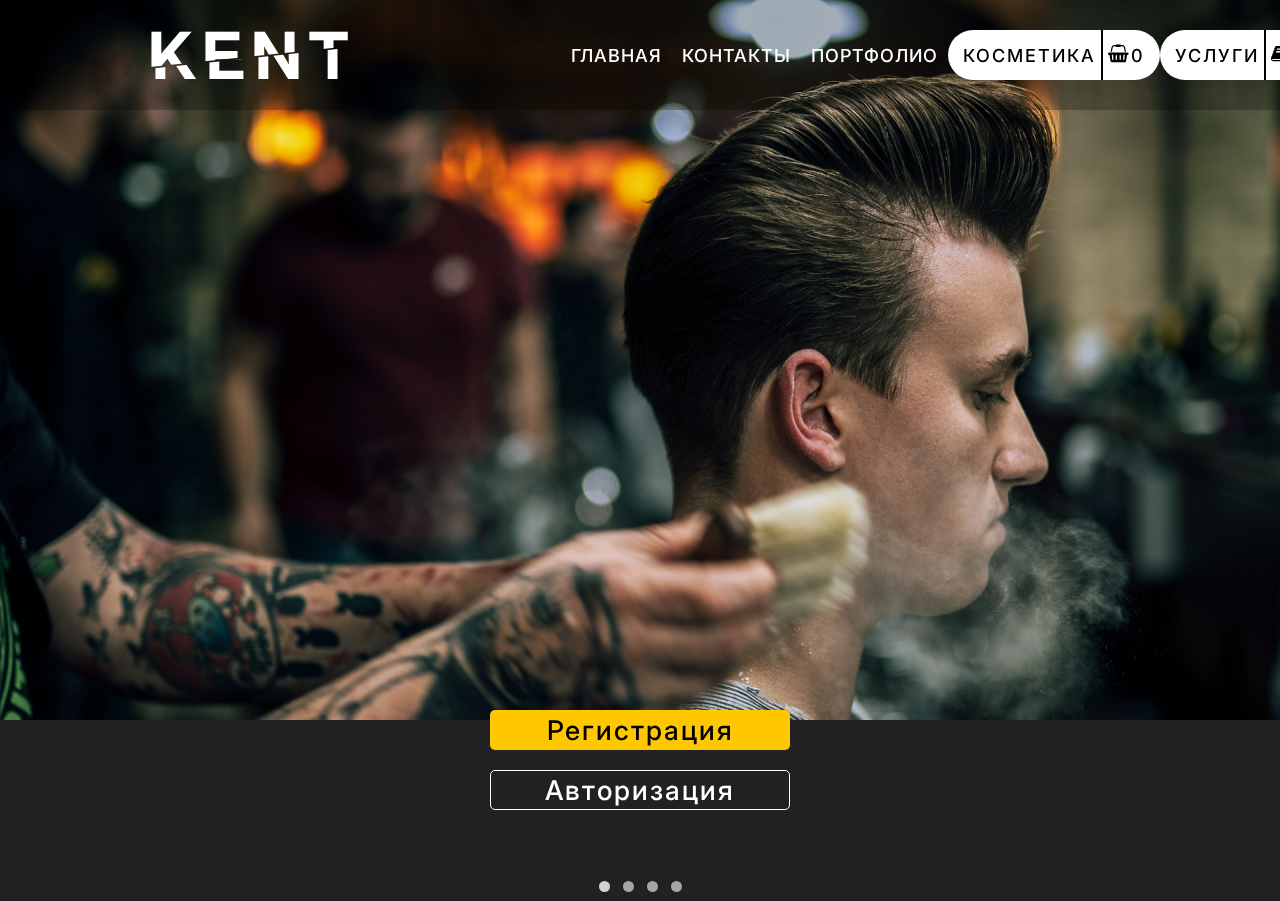
<file: index.html>
<!DOCTYPE html>
<html lang="en">
<head>
    <meta charset="UTF-8">
    <meta http-equiv="X-UA-Compatible" content="IE=edge">
    <meta name="viewport" content="width=device-width, initial-scale=1.0, viewport-fit=cover">
    <title>Главная</title>
    <link rel="stylesheet" href="styles/styles.css">
    <link rel="stylesheet" href="fonts/font-awesome-4.7.0/css/font-awesome.min.css">
</head>
<body>
    <!--place for navbar-->
    <nav class="navbar">
        <div class="navbar__logo">
            <p data-word="KENT">KENT</p>
        </div>
        <div class="navbar__elements">
            <a href="">Главная</a>
            <a href="contacts/index.html">Контакты</a>
            <a href="portfolio/index.html">Портфолио</a>
            <div class="navbar_combined-btn">
                <a href="cosmetics/index.html">Косметика</a>
                <a href=""><i class="fa fa-shopping-basket" aria-hidden="true"></i><span>0</span></a><!--ссылка на корзину-->
            </div>
            <div class="navbar_combined-btn">
                <a href="">Услуги</a>
                <a href=""><i class="fa fa-book" aria-hidden="true"></i><span>0</span></a><!--ссылка на записи-->
            </div>
        </div>
    </nav>
    <main>
        <article class="buttons">
            <div class="buttons__background-reg">
                <a href="#" class="buttons__registration">Регистрация</a>
            </div>
            <div class="buttons__background-auth">
                <a href="#" class="buttons__authorization">Авторизация</a>
            </div>
        </article>
        <ul class="slides">
            <input type="radio" name="radio-btn" id="img-1" checked />
            <li class="slide-container">
                <div class="slide">
                    <img src="images/home_desktop1.jpg" />
                </div>
            </li>
        
            <input type="radio" name="radio-btn" id="img-2" />
            <li class="slide-container">
                <div class="slide">
                  <img src="images/home_desktop2.jpg" />
                </div>
            </li>
        
            <input type="radio" name="radio-btn" id="img-3" />
            <li class="slide-container">
                <div class="slide">
                  <img src="images/home_desktop3.jpg" />
                </div>
            </li>
        
            <input type="radio" name="radio-btn" id="img-4" />
            <li class="slide-container">
                <div class="slide">
                  <img src="images/home_desktop4.jpg" />
                </div>
            </li>
        
            <li class="nav-dots">
              <label for="img-1" class="nav-dot" id="img-dot-1"></label>
              <label for="img-2" class="nav-dot" id="img-dot-2"></label>
              <label for="img-3" class="nav-dot" id="img-dot-3"></label>
              <label for="img-4" class="nav-dot" id="img-dot-4"></label>
            </li>
        </ul>
    </main>
</body>
</html>
</file>
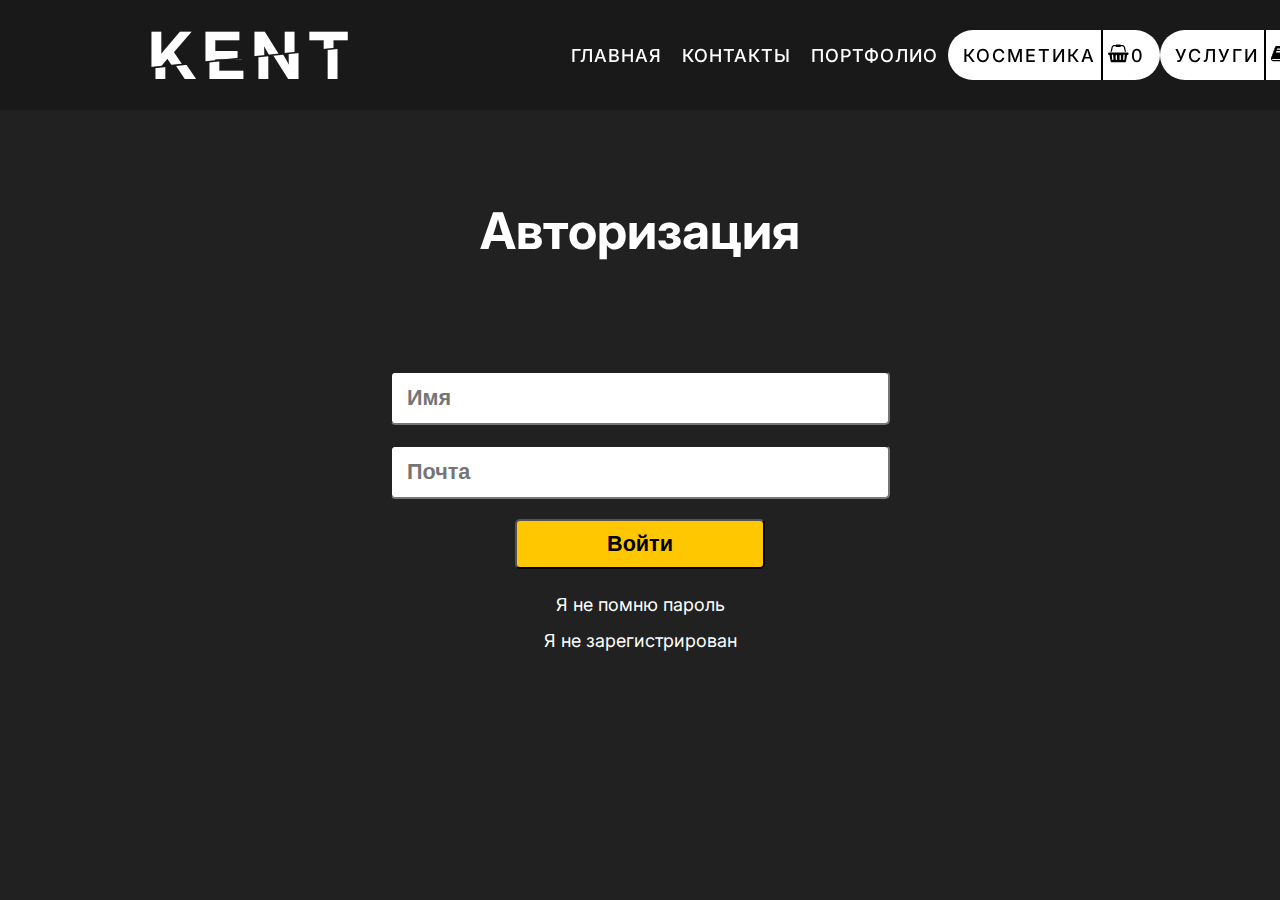
<file: authorization/index.html>
<!DOCTYPE html>
<html lang="en">
<head>
    <meta charset="UTF-8">
    <meta http-equiv="X-UA-Compatible" content="IE=edge">
    <meta name="viewport" content="width=device-width, initial-scale=1.0, viewport-fit=cover">
    <title>Авторизация</title>
    <link rel="stylesheet" href="styles/styles.css">
    <link rel="stylesheet" href="fonts/font-awesome-4.7.0/css/font-awesome.min.css">
    <script src="scripts/index.js"></script>
</head>
<body>
    <!--place for navbar-->
    <nav class="navbar" id="nb">
        <div class="navbar__logo">
            <p data-word="KENT">KENT</p>
        </div>
        <div class="navbar__elements">
            <a href="../index.html">Главная</a>
            <a href="">Контакты</a>
            <a href="">Портфолио</a>
            <div class="navbar_combined-btn">
                <a href="">Косметика</a>
                <a href=""><i class="fa fa-shopping-basket" aria-hidden="true"></i><span>0</span></a><!--ссылка на корзину-->
            </div>
            <div class="navbar_combined-btn">
                <a href="">Услуги</a>
                <a href=""><i class="fa fa-book" aria-hidden="true"></i><span>0</span></a><!--ссылка на записи-->
            </div>
        </div>
    </nav>
    <header>
        <h1>Авторизация</h1>
    </header>
    <main>
        <article class="form">
            <form>
                <input type="text" placeholder="Имя">
                <input type="text" placeholder="Почта">
                <button type="submit">Войти</button>
            </form>
            <a href="">Я не помню пароль</a>
            <a href="">Я не зарегистрирован</a>
        </article>
    </main>
</body>
</html>
</file>
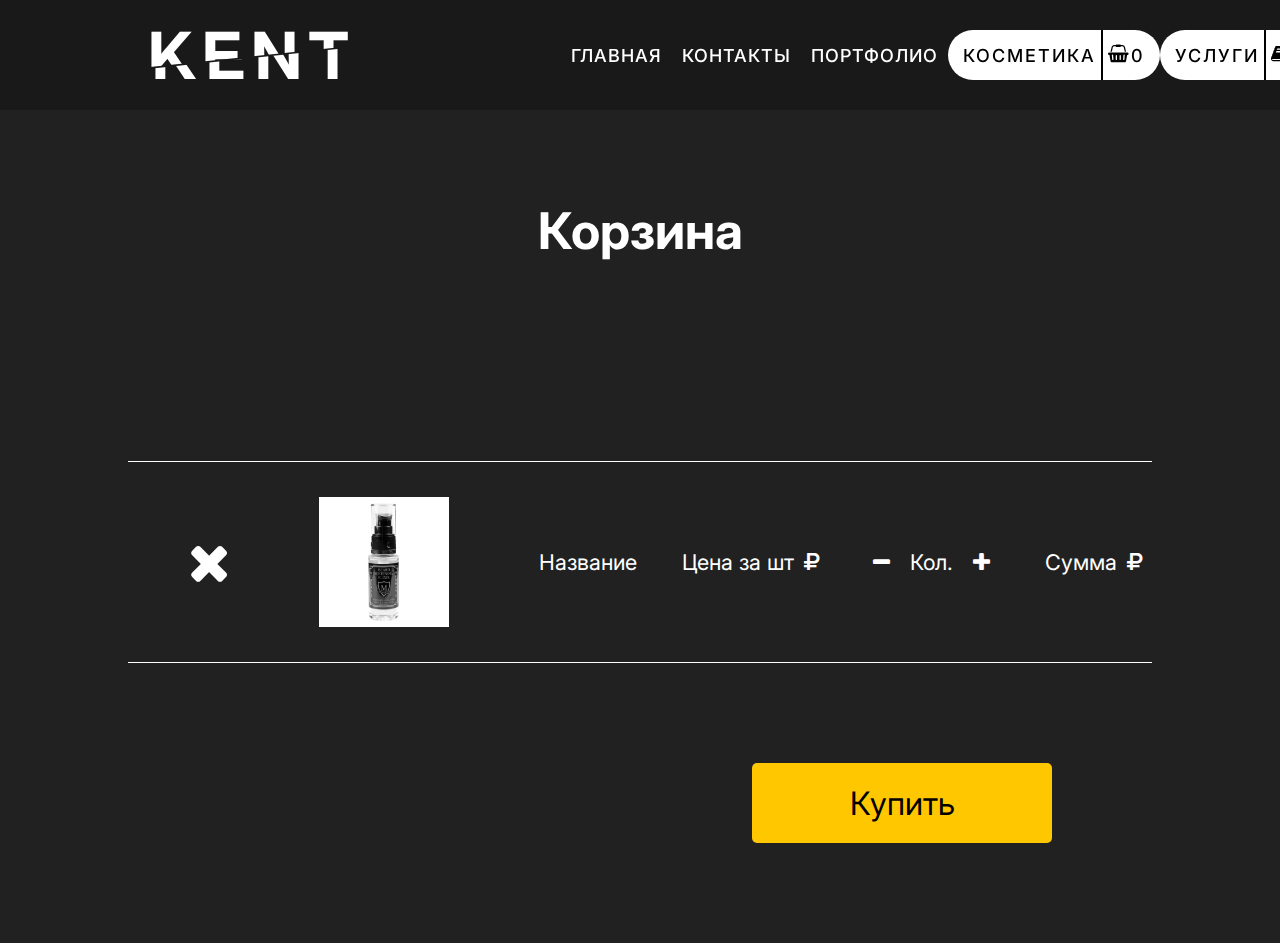
<file: basket/index.html>
<!DOCTYPE html>
<html lang="en">
<head>
    <meta charset="UTF-8">
    <meta http-equiv="X-UA-Compatible" content="IE=edge">
    <meta name="viewport" content="width=device-width, initial-scale=1.0, viewport-fit=cover">
    <title>Главная</title>
    <link rel="stylesheet" href="styles/styles.css">
    <link rel="stylesheet" href="fonts/font-awesome-4.7.0/css/font-awesome.min.css">
    <script src="scripts/index.js"></script>
</head>
<body>
    <!--place for navbar-->
    <nav class="navbar" id="nb">
        <div class="navbar__logo">
            <p data-word="KENT">KENT</p>
        </div>
        <div class="navbar__elements">
            <a href="../index.html">Главная</a>
            <a href="">Контакты</a>
            <a href="">Портфолио</a>
            <div class="navbar_combined-btn">
                <a href="">Косметика</a>
                <a href=""><i class="fa fa-shopping-basket" aria-hidden="true"></i><span>0</span></a><!--ссылка на корзину-->
            </div>
            <div class="navbar_combined-btn">
                <a href="">Услуги</a>
                <a href=""><i class="fa fa-book" aria-hidden="true"></i><span>0</span></a><!--ссылка на записи-->
            </div>
        </div>
    </nav>
    <header>
        <h1>Корзина</h1>
    </header>
    <main>
        <div class = "basket_item">
            <p><i class="fa fa-times" aria-hidden="true"></i></p>
            <img src="images/item.png" alt="no img?">
            <p>Название</p>
            <div class="price_per_piece">
                <p>Цена за шт<i class="fa fa-rub" aria-hidden="true"></i></p>
            </div>
            <div class="quantity">
                <p><i class="fa fa-minus" aria-hidden="true"></i></p>
                <p>Кол.</p>
                <p><i class="fa fa-plus" aria-hidden="true"></i></p>
            </div>
            <div class="final_price">
                <p>Сумма<i class="fa fa-rub" aria-hidden="true"></i></p>
            </div>
        </div>
        <div class="price-btn">
            <a href="">Купить</a>
        </div>
    </main>
</body>
</html>
</file>
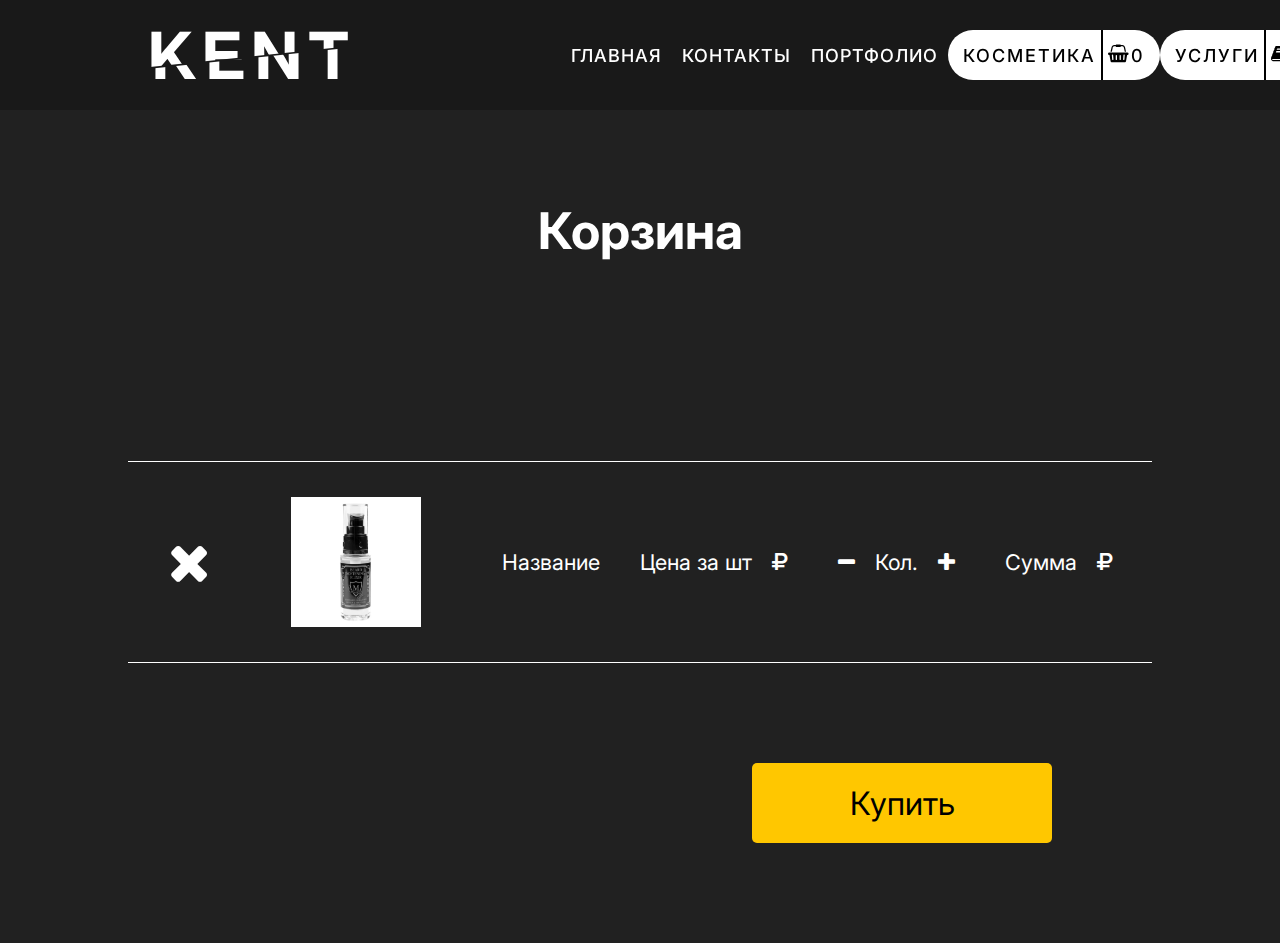
<file: cart/index.html>
<!DOCTYPE html>
<html lang="en">
<head>
    <meta charset="UTF-8">
    <meta http-equiv="X-UA-Compatible" content="IE=edge">
    <meta name="viewport" content="width=device-width, initial-scale=1.0, viewport-fit=cover">
    <title>Главная</title>
    <link rel="stylesheet" href="styles/styles.css">
    <link rel="stylesheet" href="fonts/font-awesome-4.7.0/css/font-awesome.min.css">
    <script src="scripts/index.js"></script>
</head>
<body>
    <!--place for navbar-->
    <nav class="navbar" id="nb">
        <div class="navbar__logo">
            <p data-word="KENT">KENT</p>
        </div>
        <div class="navbar__elements">
            <a href="../index.html">Главная</a>
            <a href="">Контакты</a>
            <a href="">Портфолио</a>
            <div class="navbar_combined-btn">
                <a href="">Косметика</a>
                <a href=""><i class="fa fa-shopping-basket" aria-hidden="true"></i><span>0</span></a><!--ссылка на корзину-->
            </div>
            <div class="navbar_combined-btn">
                <a href="">Услуги</a>
                <a href=""><i class="fa fa-book" aria-hidden="true"></i><span>0</span></a><!--ссылка на записи-->
            </div>
        </div>
    </nav>
    <header>
        <h1>Корзина</h1>
    </header>
    <main>
        <div class = "basket_item">
            <p><i class="fa fa-times" aria-hidden="true"></i></p>
            <img src="images/cart_item.png" alt="no img?">
            <p>Название</p>
            <div class="price_per_piece">
                <p>Цена за шт<i class="fa fa-rub" aria-hidden="true"></i></p>
            </div>
            <div class="quantity">
                <p><i class="fa fa-minus" aria-hidden="true"></i></p>
                <p>Кол.</p>
                <p><i class="fa fa-plus" aria-hidden="true"></i></p>
            </div>
            <div class="final_price">
                <p>Сумма<i class="fa fa-rub" aria-hidden="true"></i></p>
            </div>
        </div>
        <div class="price-btn">
            <a href="">Купить</a>
        </div>
    </main>
</body>
</html>
</file>
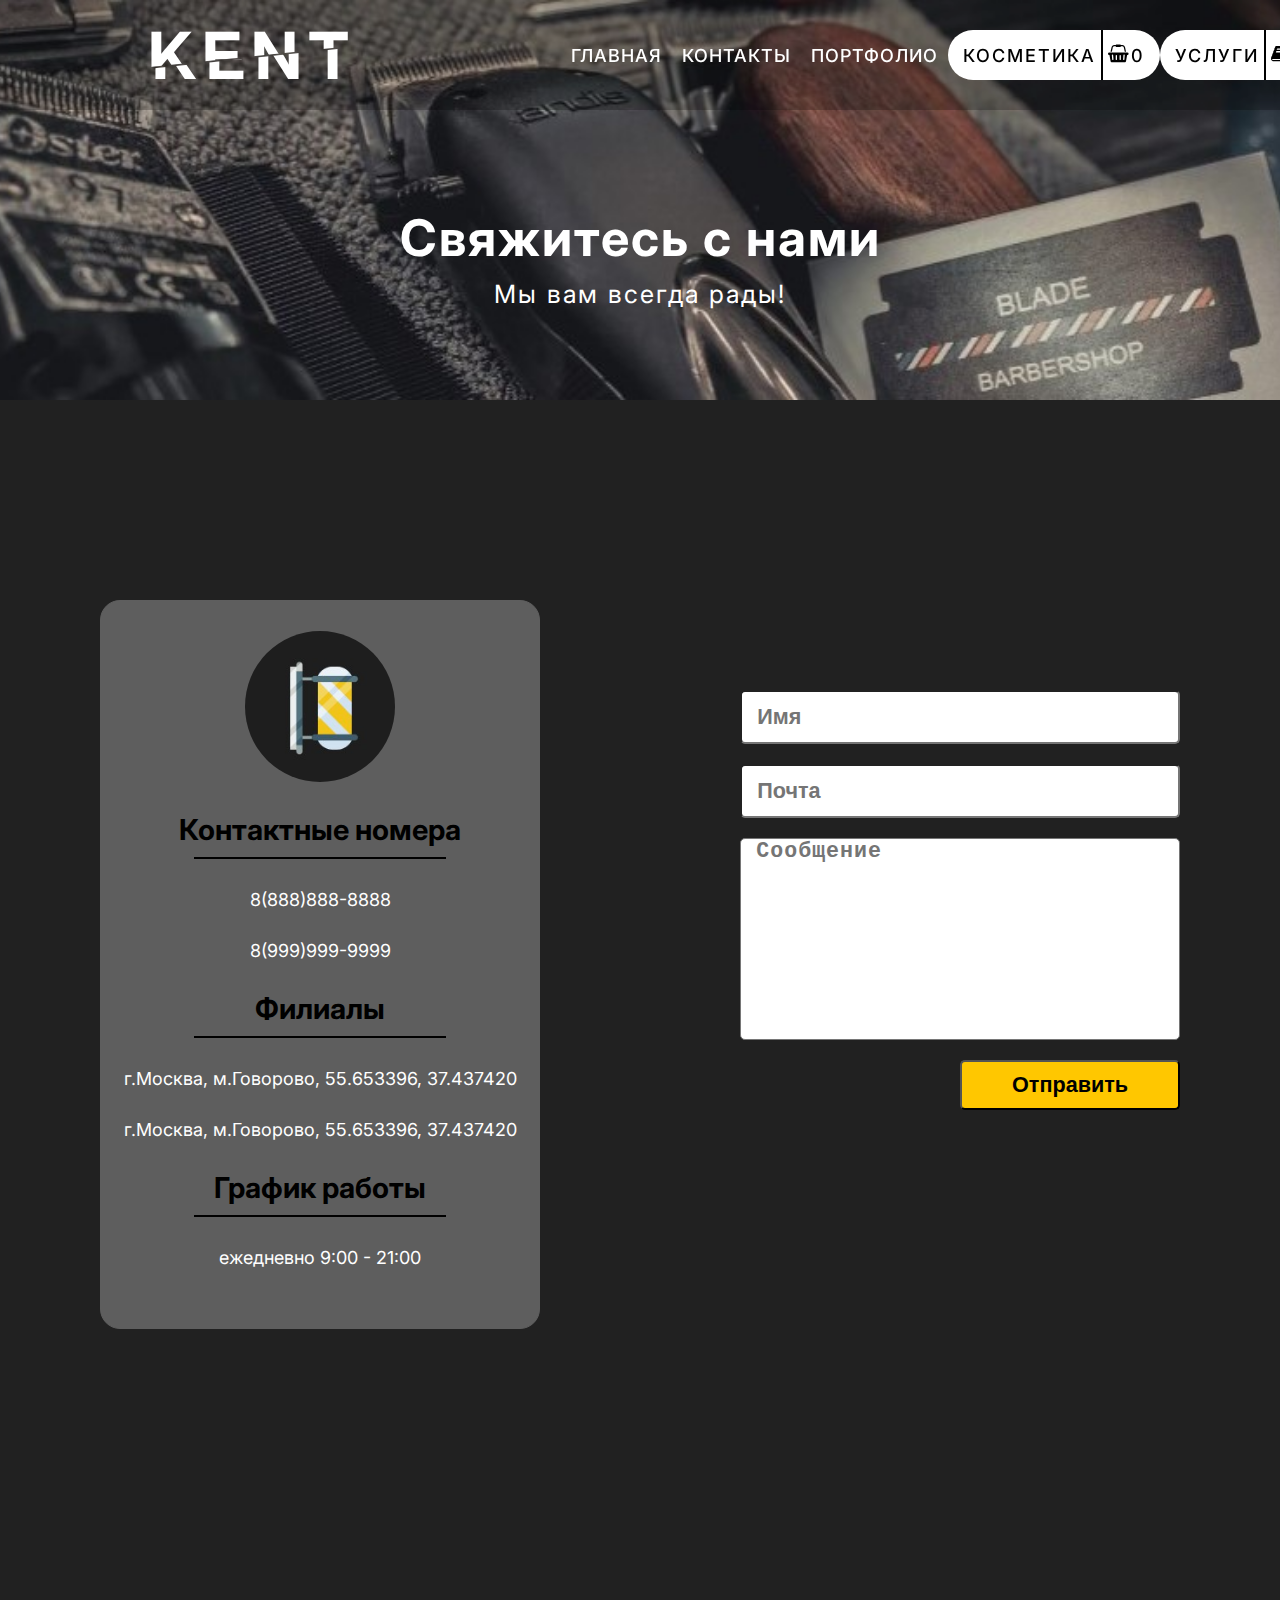
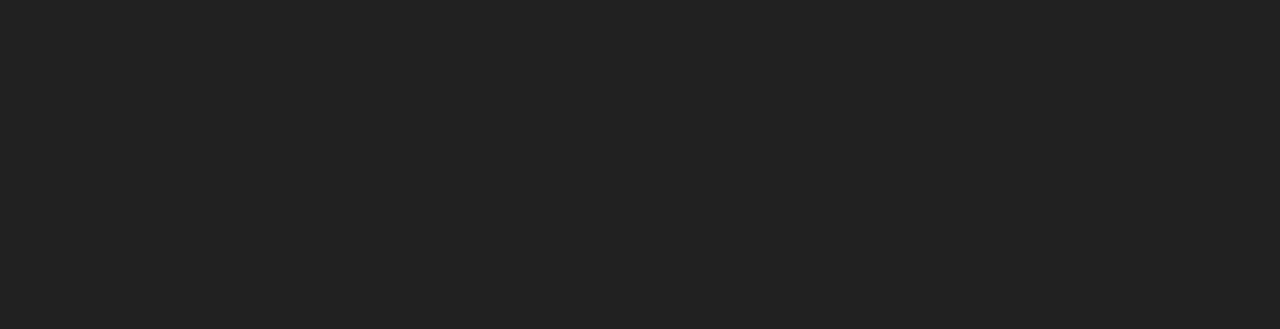
<file: contacts/index.html>
<!DOCTYPE html>
<html lang="en">
<head>
    <meta charset="UTF-8">
    <meta http-equiv="X-UA-Compatible" content="IE=edge">
    <meta name="viewport" content="width=device-width, initial-scale=1.0, viewport-fit=cover">
    <title>Главная</title>
    <link rel="stylesheet" href="styles/styles.css">
    <link rel="stylesheet" href="fonts/font-awesome-4.7.0/css/font-awesome.min.css">
    <script src="https://api-maps.yandex.ru/2.1/?apikey=7b651f56-3227-4ad1-8774-e8f13c771299&lang=ru_RU"></script>
    <script src="scripts/index.js"></script>
</head>
<body>
    <!--place for navbar-->
    <nav class="navbar" id="nb">
        <div class="navbar__logo">
            <p data-word="KENT">KENT</p>
        </div>
        <div class="navbar__elements">
            <a href="../index.html">Главная</a>
            <a href="#">Контакты</a>
            <a href="">Портфолио</a>
            <div class="navbar_combined-btn">
                <a href="">Косметика</a>
                <a href=""><i class="fa fa-shopping-basket" aria-hidden="true"></i><span>0</span></a><!--ссылка на корзину-->
            </div>
            <div class="navbar_combined-btn">
                <a href="">Услуги</a>
                <a href=""><i class="fa fa-book" aria-hidden="true"></i><span>0</span></a><!--ссылка на записи-->
            </div>
        </div>
    </nav>
    <header class="contact-us">
        <figure>
            <img src="images/contacts_background.jpg" alt="no image?">
            <figcaption>
                <h1>Свяжитесь с нами</h1>
                <p>Мы вам всегда рады!</p>
            </figcaption>
        </figure> 
    </header>
    <main>
        <article class="contacts">
            <figure>
                <img src="images/contacts_icon.jpg" alt="no image?">
            </figure>
            <h2>Контактные номера</h2>
            <hr>
            <p>8(888)888-8888</p>
            <p>8(999)999-9999</p>
            <h2>Филиалы</h2>
            <hr>
            <p>г.Москва, м.Говорово, 55.653396, 37.437420</p>
            <p>г.Москва, м.Говорово, 55.653396, 37.437420</p>
            <h2>График работы</h2>
            <hr>
            <p>ежедневно 9:00 - 21:00</p>
        </article>
        <article class="form">
            <form>
                <input type="text" placeholder="Имя">
                <input type="text" placeholder="Почта">
                <textarea placeholder="Сообщение" required></textarea>
                <input type="submit" value="Отправить">
            </form>
        </article>
    </main>
    <div class="map" id="map-container">
    </div>
</body>
</html>
</file>
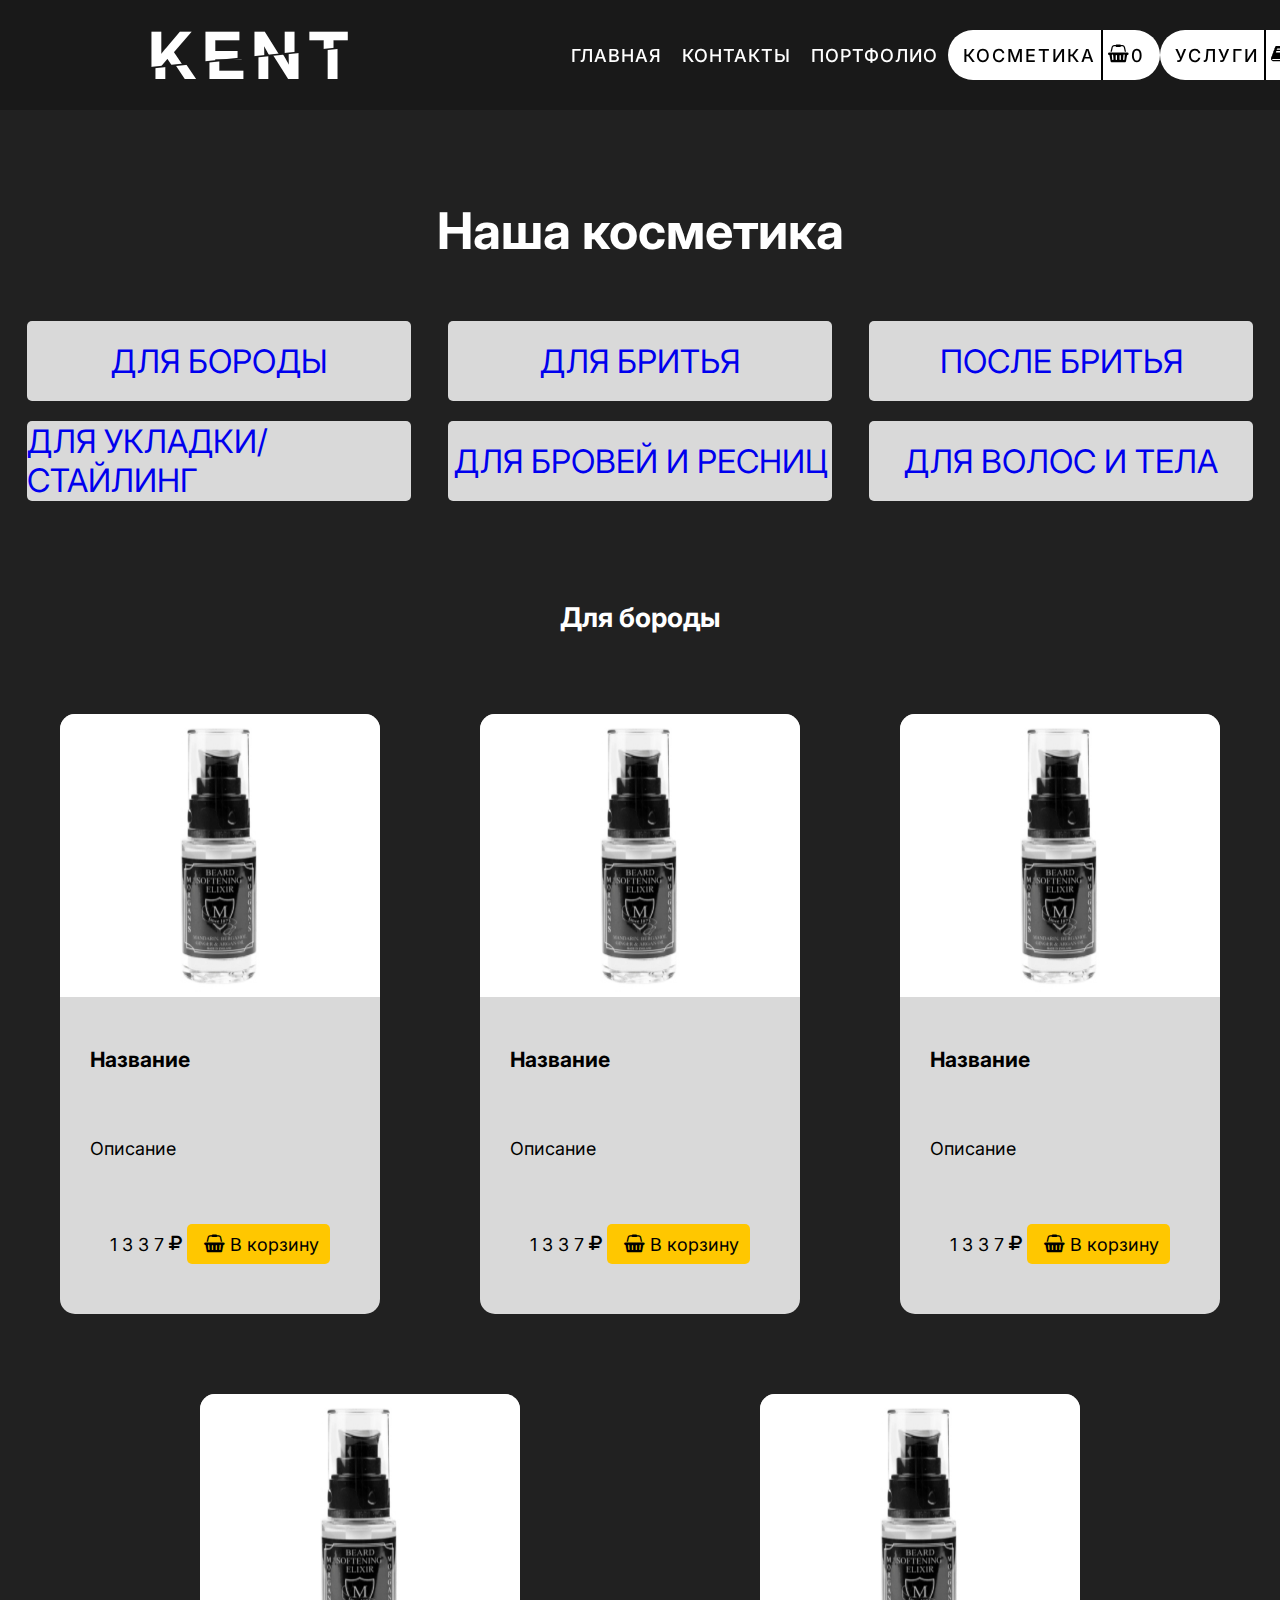
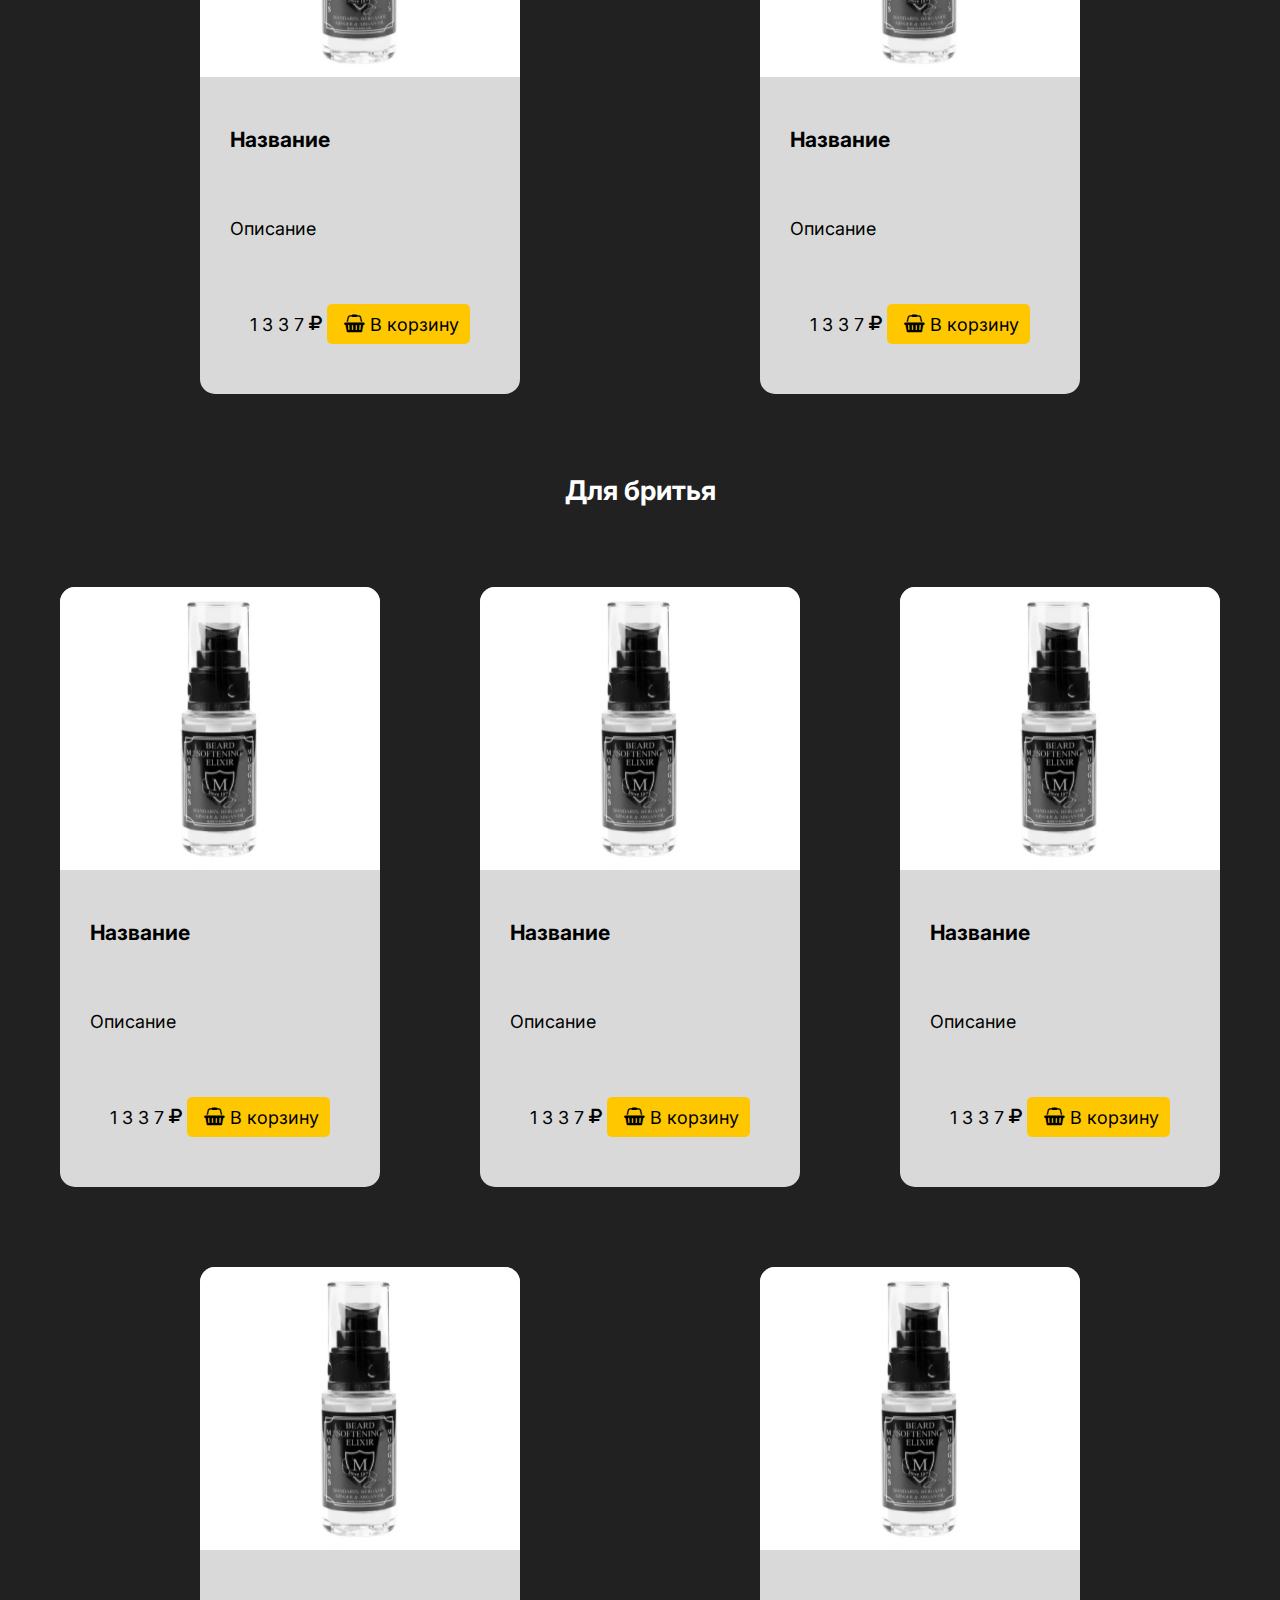
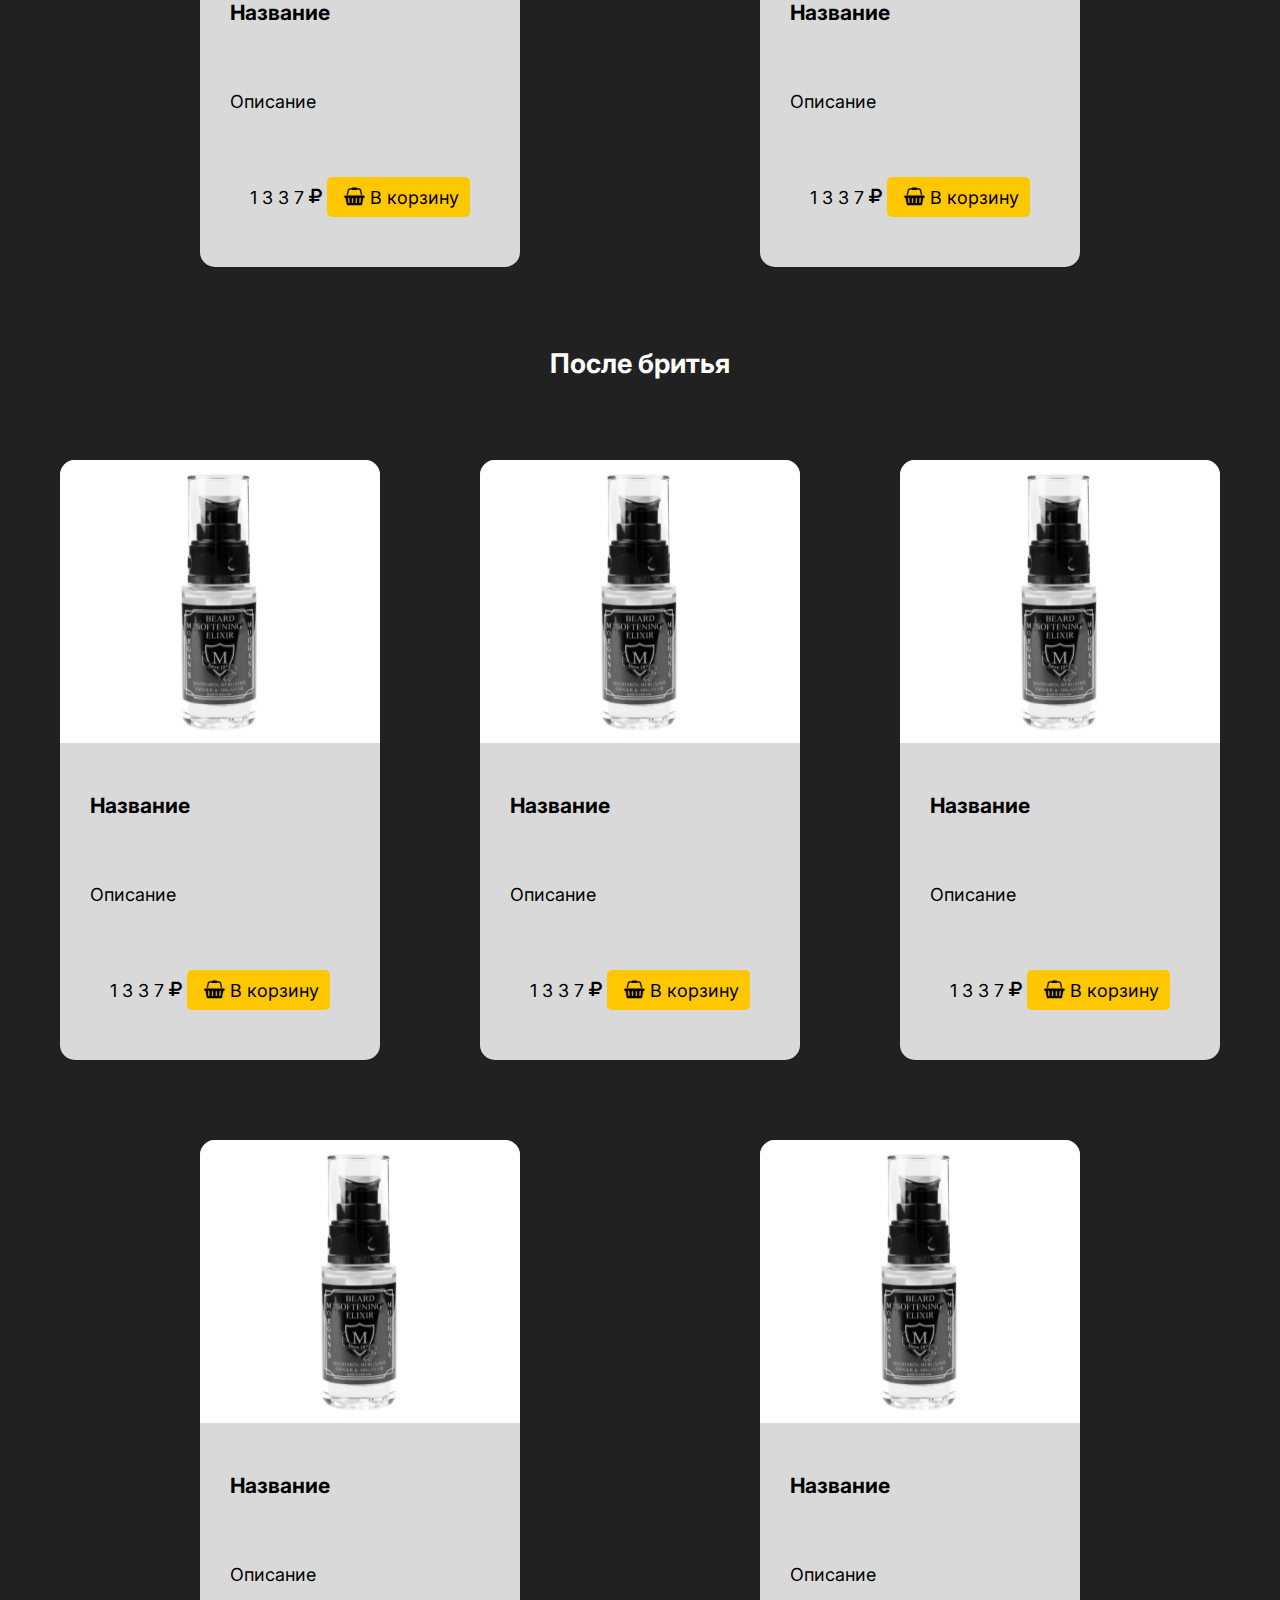
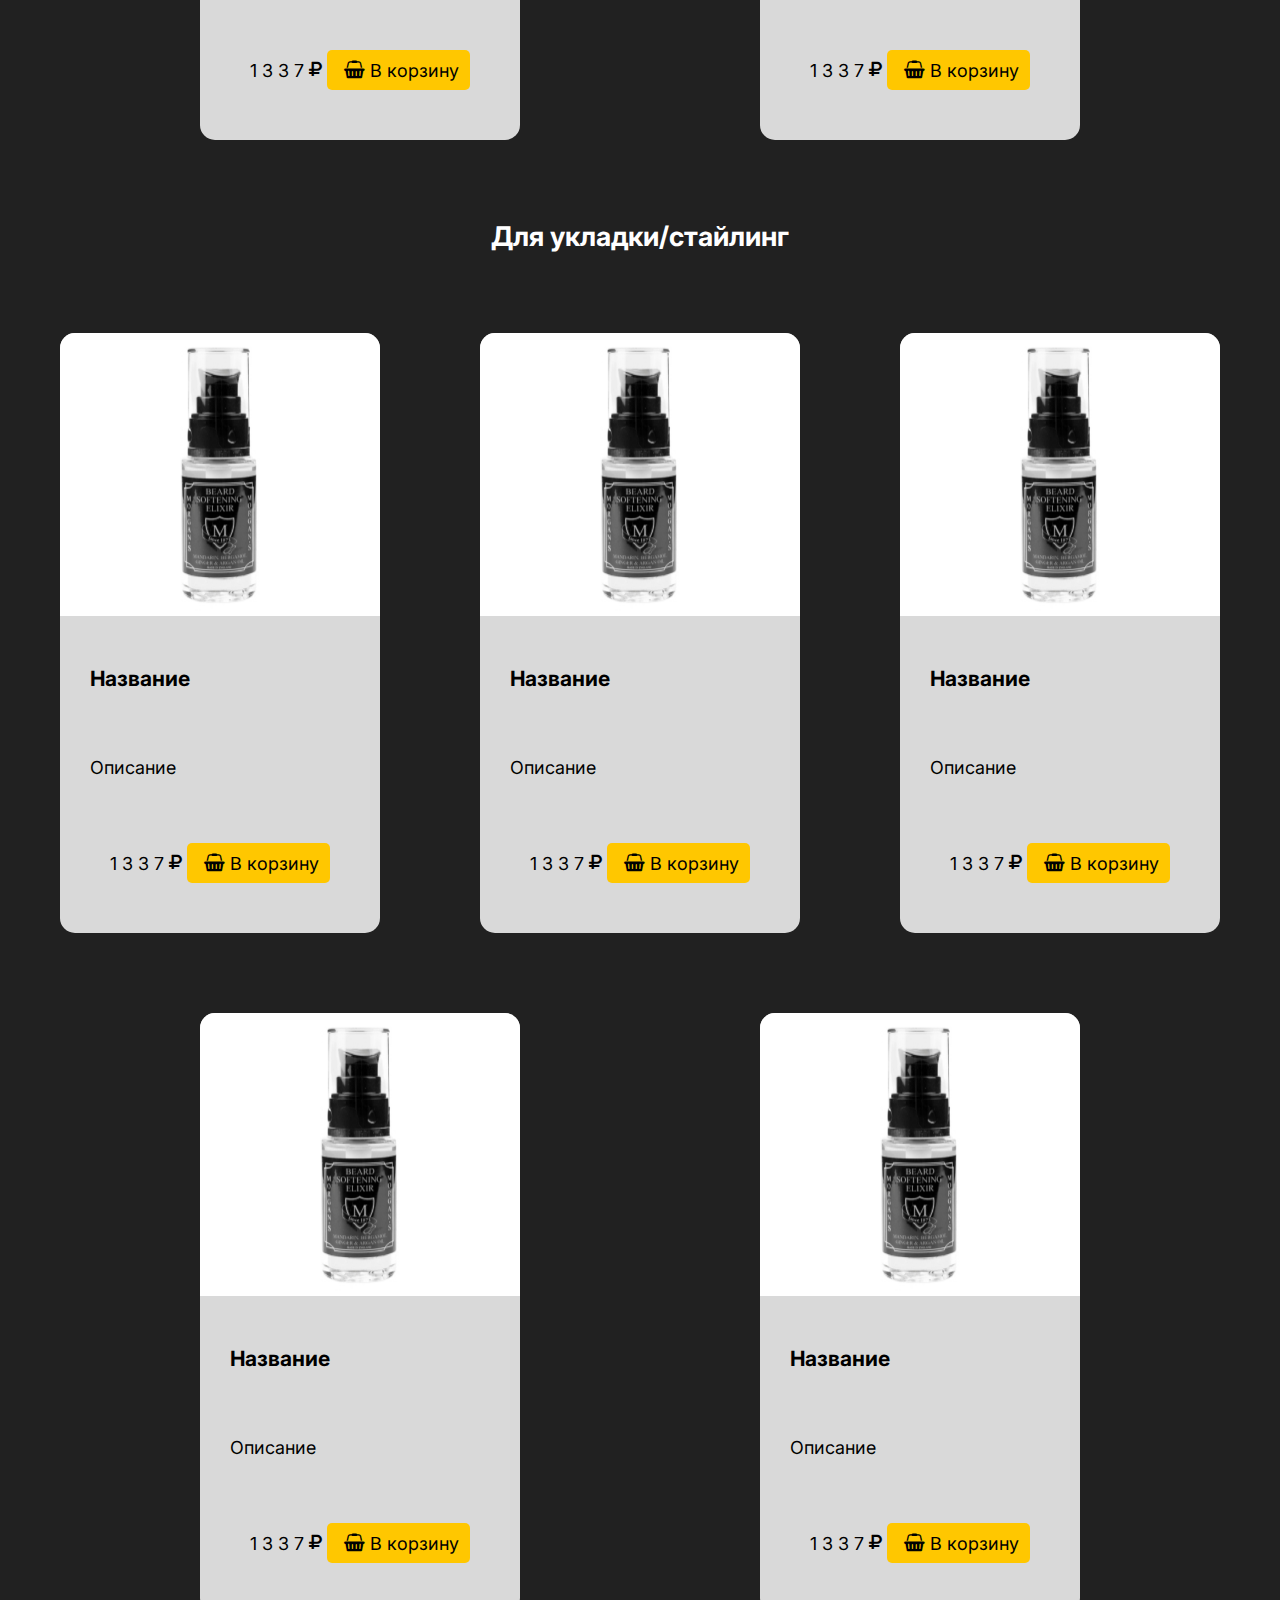
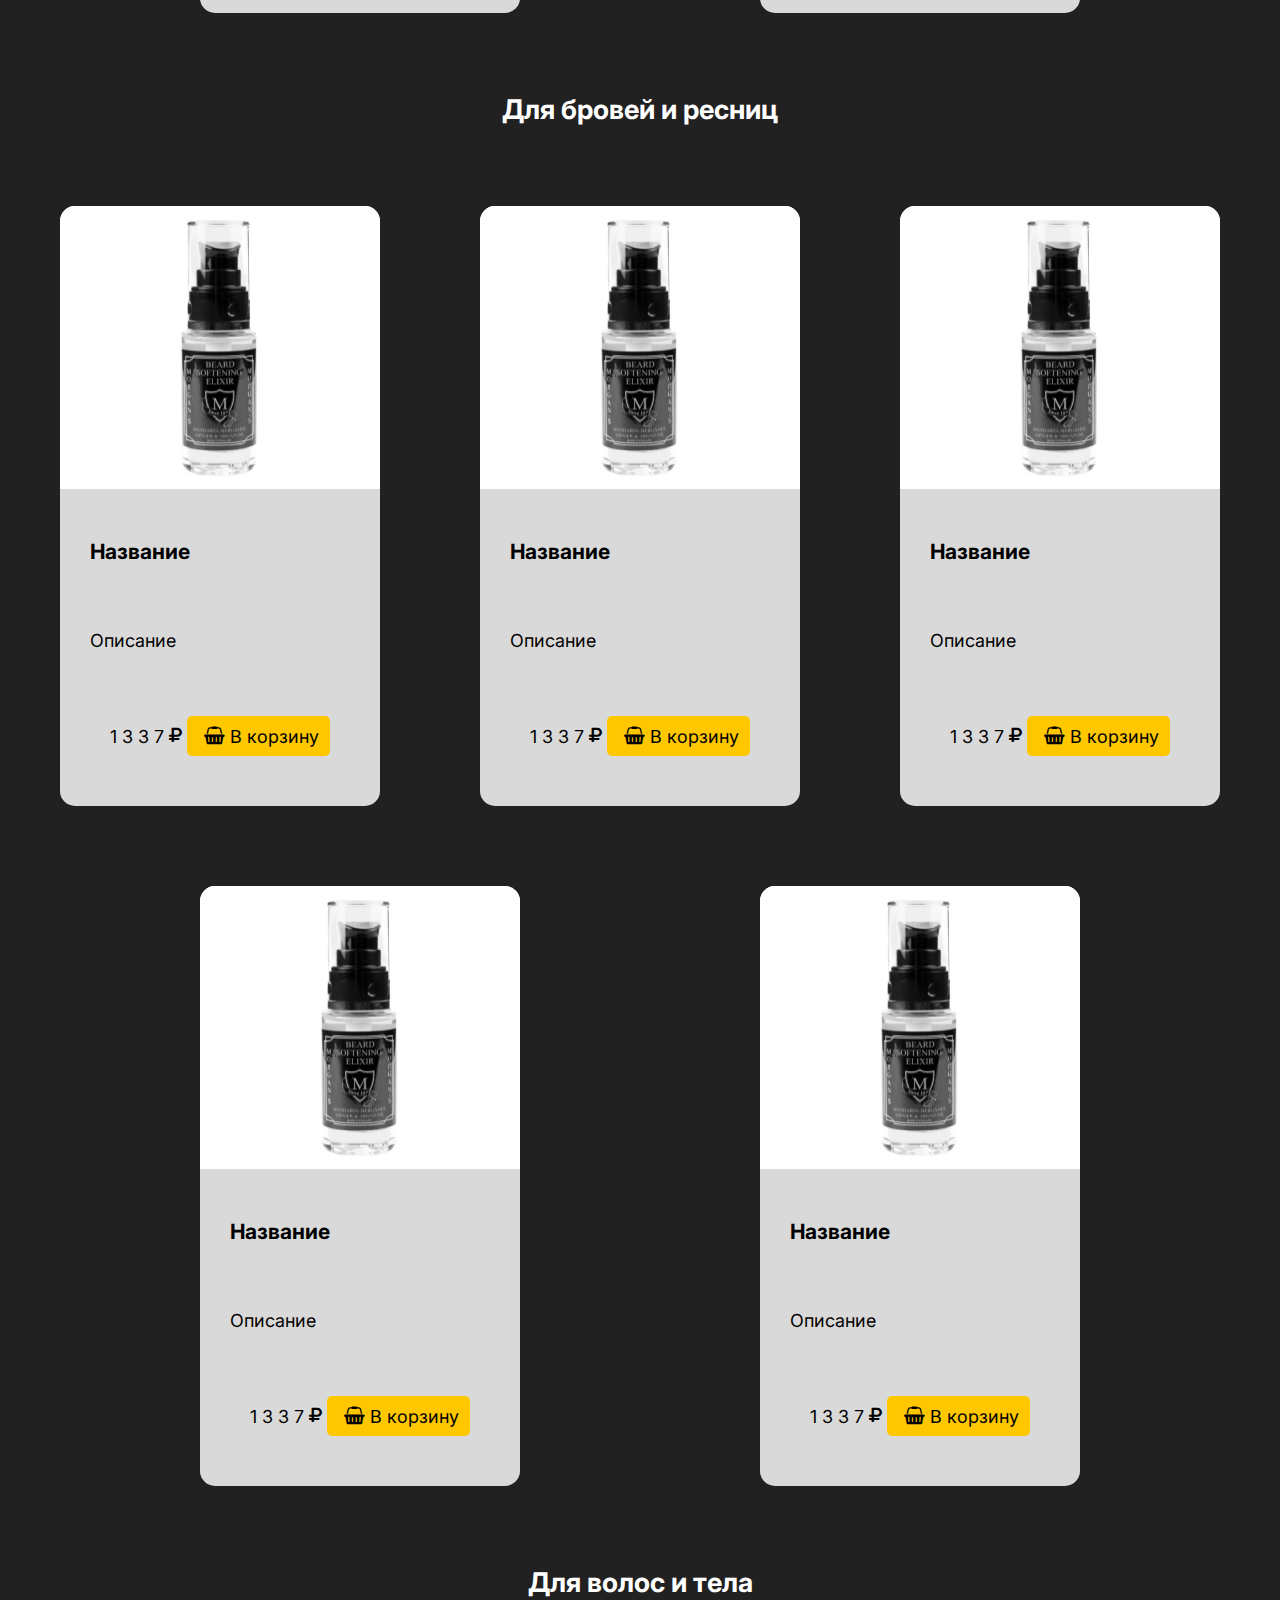
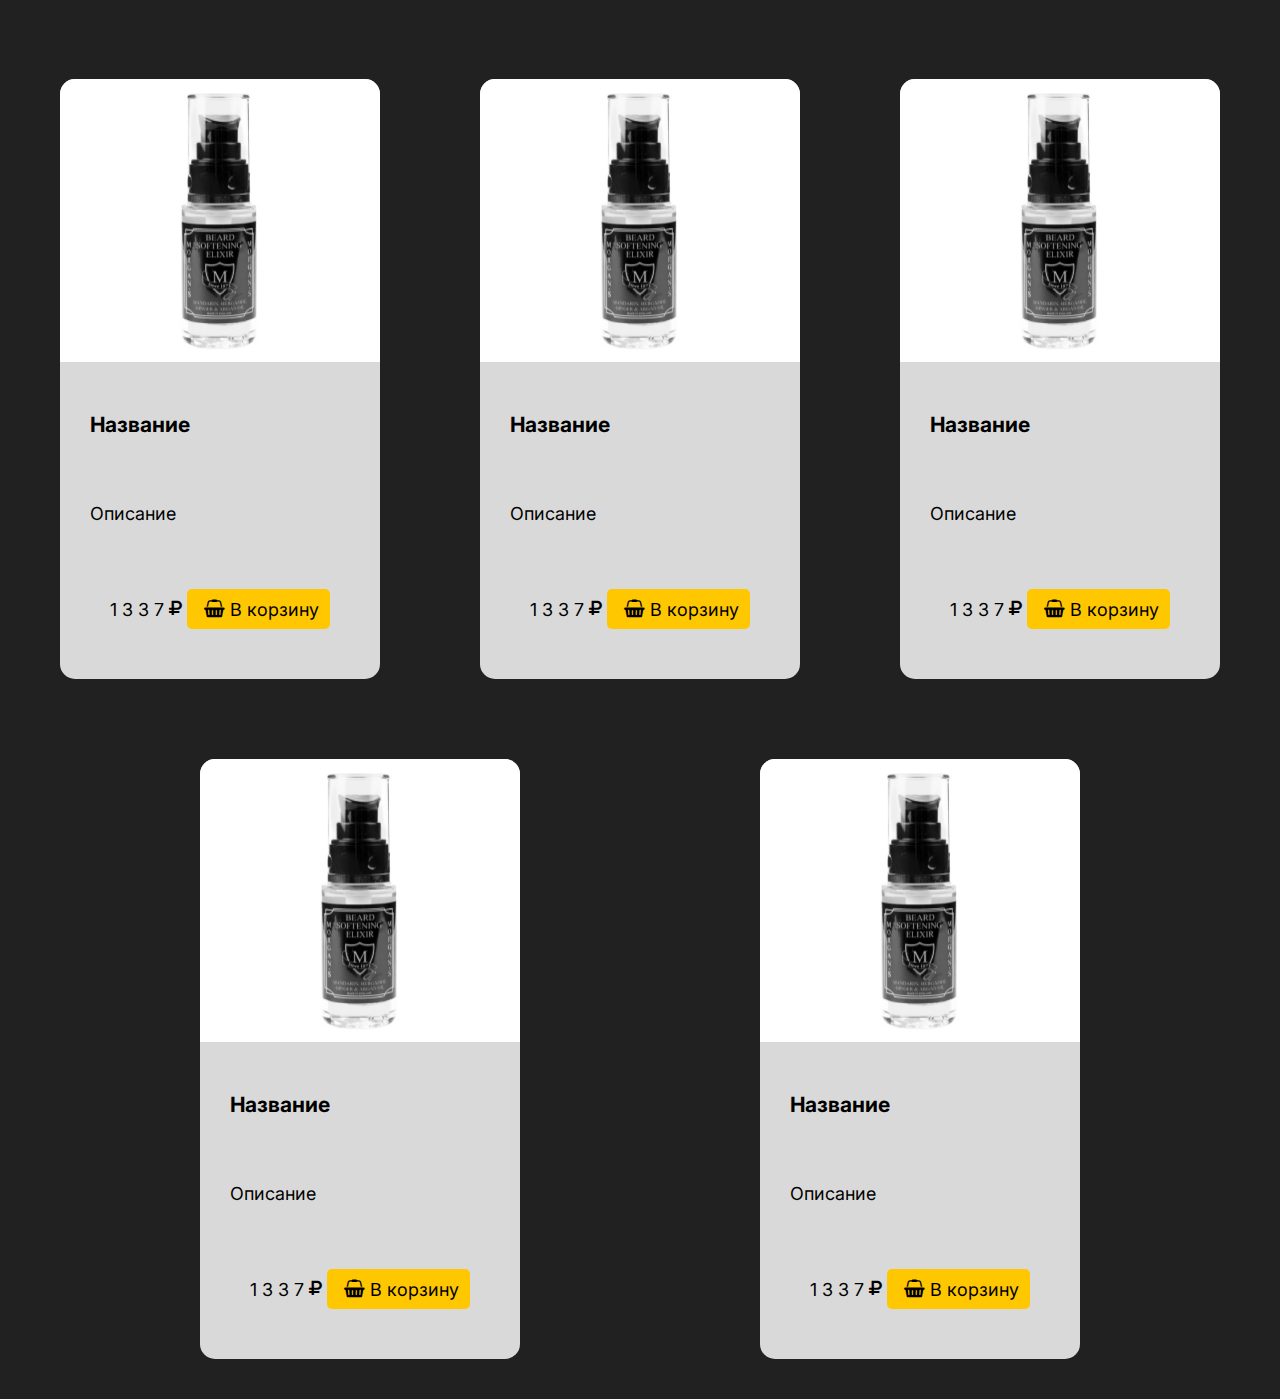
<file: cosmetics/index.html>
<!DOCTYPE html>
<html lang="en">
<head>
    <meta charset="UTF-8">
    <meta http-equiv="X-UA-Compatible" content="IE=edge">
    <meta name="viewport" content="width=device-width, initial-scale=1.0, viewport-fit=cover">
    <title>Главная</title>
    <link rel="stylesheet" href="styles/styles.css">
    <link rel="stylesheet" href="fonts/font-awesome-4.7.0/css/font-awesome.min.css">
    <script src="scripts/index.js"></script>
</head>
<body>
    <!--place for navbar-->
    <nav class="navbar" id="nb">
        <div class="navbar__logo">
            <p data-word="KENT">KENT</p>
        </div>
        <div class="navbar__elements">
            <a href="../index.html">Главная</a>
            <a href="">Контакты</a>
            <a href="">Портфолио</a>
            <div class="navbar_combined-btn">
                <a href="">Косметика</a>
                <a href=""><i class="fa fa-shopping-basket" aria-hidden="true"></i><span>0</span></a><!--ссылка на корзину-->
            </div>
            <div class="navbar_combined-btn">
                <a href="">Услуги</a>
                <a href=""><i class="fa fa-book" aria-hidden="true"></i><span>0</span></a><!--ссылка на записи-->
            </div>
        </div>
    </nav>
    <header>
        <h1>Наша косметика</h1>
        <div class="categories">
            <a href="#for-beard">Для бороды</a>
            <a href="#for-shaving">Для бритья</a>
            <a href="#after-shaving">После бритья</a>
            <a href="#for-styling">Для укладки/стайлинг</a>
            <a href="#for-brows">Для бровей и ресниц</a>
            <a href="#for-hair">Для волос и тела</a>
        </div>
    </header>
    <main>
        <!--category-->
        <h2 id="for-beard">Для бороды</h2>
        <div class="category">
            <figure class="item">
                <img src="images/cosmetics_item.png" alt="no images?">
                <figcaption>
                    <h3>Название</h3>
                    <p>Описание</p>
                    <div class="price-btn">
                        <p class="price">1337<i class="fa fa-rub" aria-hidden="true"></i></p>
                        <a href=""><i class="fa fa-shopping-basket" aria-hidden="true"></i>В корзину</a>
                    </div>
                </figcaption>
            </figure>
            <figure class="item">
                <img src="images/cosmetics_item.png" alt="no images?">
                <figcaption>
                    <h3>Название</h3>
                    <p>Описание</p>
                    <div class="price-btn">
                        <p class="price">1337<i class="fa fa-rub" aria-hidden="true"></i></p>
                        <a href=""><i class="fa fa-shopping-basket" aria-hidden="true"></i>В корзину</a>
                    </div>
                </figcaption>
            </figure>
            <figure class="item">
                <img src="images/cosmetics_item.png" alt="no images?">
                <figcaption>
                    <h3>Название</h3>
                    <p>Описание</p>
                    <div class="price-btn">
                        <p class="price">1337<i class="fa fa-rub" aria-hidden="true"></i></p>
                        <a href=""><i class="fa fa-shopping-basket" aria-hidden="true"></i>В корзину</a>
                    </div>
                </figcaption>
            </figure>
            <figure class="item">
                <img src="images/cosmetics_item.png" alt="no images?">
                <figcaption>
                    <h3>Название</h3>
                    <p>Описание</p>
                    <div class="price-btn">
                        <p class="price">1337<i class="fa fa-rub" aria-hidden="true"></i></p>
                        <a href=""><i class="fa fa-shopping-basket" aria-hidden="true"></i>В корзину</a>
                    </div>
                </figcaption>
            </figure>
            <figure class="item">
                <img src="images/cosmetics_item.png" alt="no images?">
                <figcaption>
                    <h3>Название</h3>
                    <p>Описание</p>
                    <div class="price-btn">
                        <p class="price">1337<i class="fa fa-rub" aria-hidden="true"></i></p>
                        <a href=""><i class="fa fa-shopping-basket" aria-hidden="true"></i>В корзину</a>
                    </div>
                </figcaption>
            </figure>
        </div>
        <!--category-->
        <h2 id="for-shaving">Для бритья</h2>
        <div class="category">
            <figure class="item">
                <img src="images/cosmetics_item.png" alt="no images?">
                <figcaption>
                    <h3>Название</h3>
                    <p>Описание</p>
                    <div class="price-btn">
                        <p class="price">1337<i class="fa fa-rub" aria-hidden="true"></i></p>
                        <a href=""><i class="fa fa-shopping-basket" aria-hidden="true"></i>В корзину</a>
                    </div>
                </figcaption>
            </figure>
            <figure class="item">
                <img src="images/cosmetics_item.png" alt="no images?">
                <figcaption>
                    <h3>Название</h3>
                    <p>Описание</p>
                    <div class="price-btn">
                        <p class="price">1337<i class="fa fa-rub" aria-hidden="true"></i></p>
                        <a href=""><i class="fa fa-shopping-basket" aria-hidden="true"></i>В корзину</a>
                    </div>
                </figcaption>
            </figure>
            <figure class="item">
                <img src="images/cosmetics_item.png" alt="no images?">
                <figcaption>
                    <h3>Название</h3>
                    <p>Описание</p>
                    <div class="price-btn">
                        <p class="price">1337<i class="fa fa-rub" aria-hidden="true"></i></p>
                        <a href=""><i class="fa fa-shopping-basket" aria-hidden="true"></i>В корзину</a>
                    </div>
                </figcaption>
            </figure>
            <figure class="item">
                <img src="images/cosmetics_item.png" alt="no images?">
                <figcaption>
                    <h3>Название</h3>
                    <p>Описание</p>
                    <div class="price-btn">
                        <p class="price">1337<i class="fa fa-rub" aria-hidden="true"></i></p>
                        <a href=""><i class="fa fa-shopping-basket" aria-hidden="true"></i>В корзину</a>
                    </div>
                </figcaption>
            </figure>
            <figure class="item">
                <img src="images/cosmetics_item.png" alt="no images?">
                <figcaption>
                    <h3>Название</h3>
                    <p>Описание</p>
                    <div class="price-btn">
                        <p class="price">1337<i class="fa fa-rub" aria-hidden="true"></i></p>
                        <a href=""><i class="fa fa-shopping-basket" aria-hidden="true"></i>В корзину</a>
                    </div>
                </figcaption>
            </figure>
        </div>
        <!--category-->
        <h2 id="after-shaving">После бритья</h2>
        <div class="category">
            <figure class="item">
                <img src="images/cosmetics_item.png" alt="no images?">
                <figcaption>
                    <h3>Название</h3>
                    <p>Описание</p>
                    <div class="price-btn">
                        <p class="price">1337<i class="fa fa-rub" aria-hidden="true"></i></p>
                        <a href=""><i class="fa fa-shopping-basket" aria-hidden="true"></i>В корзину</a>
                    </div>
                </figcaption>
            </figure>
            <figure class="item">
                <img src="images/cosmetics_item.png" alt="no images?">
                <figcaption>
                    <h3>Название</h3>
                    <p>Описание</p>
                    <div class="price-btn">
                        <p class="price">1337<i class="fa fa-rub" aria-hidden="true"></i></p>
                        <a href=""><i class="fa fa-shopping-basket" aria-hidden="true"></i>В корзину</a>
                    </div>
                </figcaption>
            </figure>
            <figure class="item">
                <img src="images/cosmetics_item.png" alt="no images?">
                <figcaption>
                    <h3>Название</h3>
                    <p>Описание</p>
                    <div class="price-btn">
                        <p class="price">1337<i class="fa fa-rub" aria-hidden="true"></i></p>
                        <a href=""><i class="fa fa-shopping-basket" aria-hidden="true"></i>В корзину</a>
                    </div>
                </figcaption>
            </figure>
            <figure class="item">
                <img src="images/cosmetics_item.png" alt="no images?">
                <figcaption>
                    <h3>Название</h3>
                    <p>Описание</p>
                    <div class="price-btn">
                        <p class="price">1337<i class="fa fa-rub" aria-hidden="true"></i></p>
                        <a href=""><i class="fa fa-shopping-basket" aria-hidden="true"></i>В корзину</a>
                    </div>
                </figcaption>
            </figure>
            <figure class="item">
                <img src="images/cosmetics_item.png" alt="no images?">
                <figcaption>
                    <h3>Название</h3>
                    <p>Описание</p>
                    <div class="price-btn">
                        <p class="price">1337<i class="fa fa-rub" aria-hidden="true"></i></p>
                        <a href=""><i class="fa fa-shopping-basket" aria-hidden="true"></i>В корзину</a>
                    </div>
                </figcaption>
            </figure>
        </div>
        <!--category-->
        <h2 id="for-styling">Для укладки/стайлинг</h2>
        <div class="category">
            <figure class="item">
                <img src="images/cosmetics_item.png" alt="no images?">
                <figcaption>
                    <h3>Название</h3>
                    <p>Описание</p>
                    <div class="price-btn">
                        <p class="price">1337<i class="fa fa-rub" aria-hidden="true"></i></p>
                        <a href=""><i class="fa fa-shopping-basket" aria-hidden="true"></i>В корзину</a>
                    </div>
                </figcaption>
            </figure>
            <figure class="item">
                <img src="images/cosmetics_item.png" alt="no images?">
                <figcaption>
                    <h3>Название</h3>
                    <p>Описание</p>
                    <div class="price-btn">
                        <p class="price">1337<i class="fa fa-rub" aria-hidden="true"></i></p>
                        <a href=""><i class="fa fa-shopping-basket" aria-hidden="true"></i>В корзину</a>
                    </div>
                </figcaption>
            </figure>
            <figure class="item">
                <img src="images/cosmetics_item.png" alt="no images?">
                <figcaption>
                    <h3>Название</h3>
                    <p>Описание</p>
                    <div class="price-btn">
                        <p class="price">1337<i class="fa fa-rub" aria-hidden="true"></i></p>
                        <a href=""><i class="fa fa-shopping-basket" aria-hidden="true"></i>В корзину</a>
                    </div>
                </figcaption>
            </figure>
            <figure class="item">
                <img src="images/cosmetics_item.png" alt="no images?">
                <figcaption>
                    <h3>Название</h3>
                    <p>Описание</p>
                    <div class="price-btn">
                        <p class="price">1337<i class="fa fa-rub" aria-hidden="true"></i></p>
                        <a href=""><i class="fa fa-shopping-basket" aria-hidden="true"></i>В корзину</a>
                    </div>
                </figcaption>
            </figure>
            <figure class="item">
                <img src="images/cosmetics_item.png" alt="no images?">
                <figcaption>
                    <h3>Название</h3>
                    <p>Описание</p>
                    <div class="price-btn">
                        <p class="price">1337<i class="fa fa-rub" aria-hidden="true"></i></p>
                        <a href=""><i class="fa fa-shopping-basket" aria-hidden="true"></i>В корзину</a>
                    </div>
                </figcaption>
            </figure>
        </div>
        <!--category-->
        <h2 id="for-brows">Для бровей и ресниц</h2>
        <div class="category">
            <figure class="item">
                <img src="images/cosmetics_item.png" alt="no images?">
                <figcaption>
                    <h3>Название</h3>
                    <p>Описание</p>
                    <div class="price-btn">
                        <p class="price">1337<i class="fa fa-rub" aria-hidden="true"></i></p>
                        <a href=""><i class="fa fa-shopping-basket" aria-hidden="true"></i>В корзину</a>
                    </div>
                </figcaption>
            </figure>
            <figure class="item">
                <img src="images/cosmetics_item.png" alt="no images?">
                <figcaption>
                    <h3>Название</h3>
                    <p>Описание</p>
                    <div class="price-btn">
                        <p class="price">1337<i class="fa fa-rub" aria-hidden="true"></i></p>
                        <a href=""><i class="fa fa-shopping-basket" aria-hidden="true"></i>В корзину</a>
                    </div>
                </figcaption>
            </figure>
            <figure class="item">
                <img src="images/cosmetics_item.png" alt="no images?">
                <figcaption>
                    <h3>Название</h3>
                    <p>Описание</p>
                    <div class="price-btn">
                        <p class="price">1337<i class="fa fa-rub" aria-hidden="true"></i></p>
                        <a href=""><i class="fa fa-shopping-basket" aria-hidden="true"></i>В корзину</a>
                    </div>
                </figcaption>
            </figure>
            <figure class="item">
                <img src="images/cosmetics_item.png" alt="no images?">
                <figcaption>
                    <h3>Название</h3>
                    <p>Описание</p>
                    <div class="price-btn">
                        <p class="price">1337<i class="fa fa-rub" aria-hidden="true"></i></p>
                        <a href=""><i class="fa fa-shopping-basket" aria-hidden="true"></i>В корзину</a>
                    </div>
                </figcaption>
            </figure>
            <figure class="item">
                <img src="images/cosmetics_item.png" alt="no images?">
                <figcaption>
                    <h3>Название</h3>
                    <p>Описание</p>
                    <div class="price-btn">
                        <p class="price">1337<i class="fa fa-rub" aria-hidden="true"></i></p>
                        <a href=""><i class="fa fa-shopping-basket" aria-hidden="true"></i>В корзину</a>
                    </div>
                </figcaption>
            </figure>
        </div>
        <!--category-->
        <h2 id="for-hair">Для волос и тела</h2>
        <div class="category">
            <figure class="item">
                <img src="images/cosmetics_item.png" alt="no images?">
                <figcaption>
                    <h3>Название</h3>
                    <p>Описание</p>
                    <div class="price-btn">
                        <p class="price">1337<i class="fa fa-rub" aria-hidden="true"></i></p>
                        <a href=""><i class="fa fa-shopping-basket" aria-hidden="true"></i>В корзину</a>
                    </div>
                </figcaption>
            </figure>
            <figure class="item">
                <img src="images/cosmetics_item.png" alt="no images?">
                <figcaption>
                    <h3>Название</h3>
                    <p>Описание</p>
                    <div class="price-btn">
                        <p class="price">1337<i class="fa fa-rub" aria-hidden="true"></i></p>
                        <a href=""><i class="fa fa-shopping-basket" aria-hidden="true"></i>В корзину</a>
                    </div>
                </figcaption>
            </figure>
            <figure class="item">
                <img src="images/cosmetics_item.png" alt="no images?">
                <figcaption>
                    <h3>Название</h3>
                    <p>Описание</p>
                    <div class="price-btn">
                        <p class="price">1337<i class="fa fa-rub" aria-hidden="true"></i></p>
                        <a href=""><i class="fa fa-shopping-basket" aria-hidden="true"></i>В корзину</a>
                    </div>
                </figcaption>
            </figure>
            <figure class="item">
                <img src="images/cosmetics_item.png" alt="no images?">
                <figcaption>
                    <h3>Название</h3>
                    <p>Описание</p>
                    <div class="price-btn">
                        <p class="price">1337<i class="fa fa-rub" aria-hidden="true"></i></p>
                        <a href=""><i class="fa fa-shopping-basket" aria-hidden="true"></i>В корзину</a>
                    </div>
                </figcaption>
            </figure>
            <figure class="item">
                <img src="images/cosmetics_item.png" alt="no images?">
                <figcaption>
                    <h3>Название</h3>
                    <p>Описание</p>
                    <div class="price-btn">
                        <p class="price">1337<i class="fa fa-rub" aria-hidden="true"></i></p>
                        <a href=""><i class="fa fa-shopping-basket" aria-hidden="true"></i>В корзину</a>
                    </div>
                </figcaption>
            </figure>
        </div>
    </main>
</body>
</html>
</file>
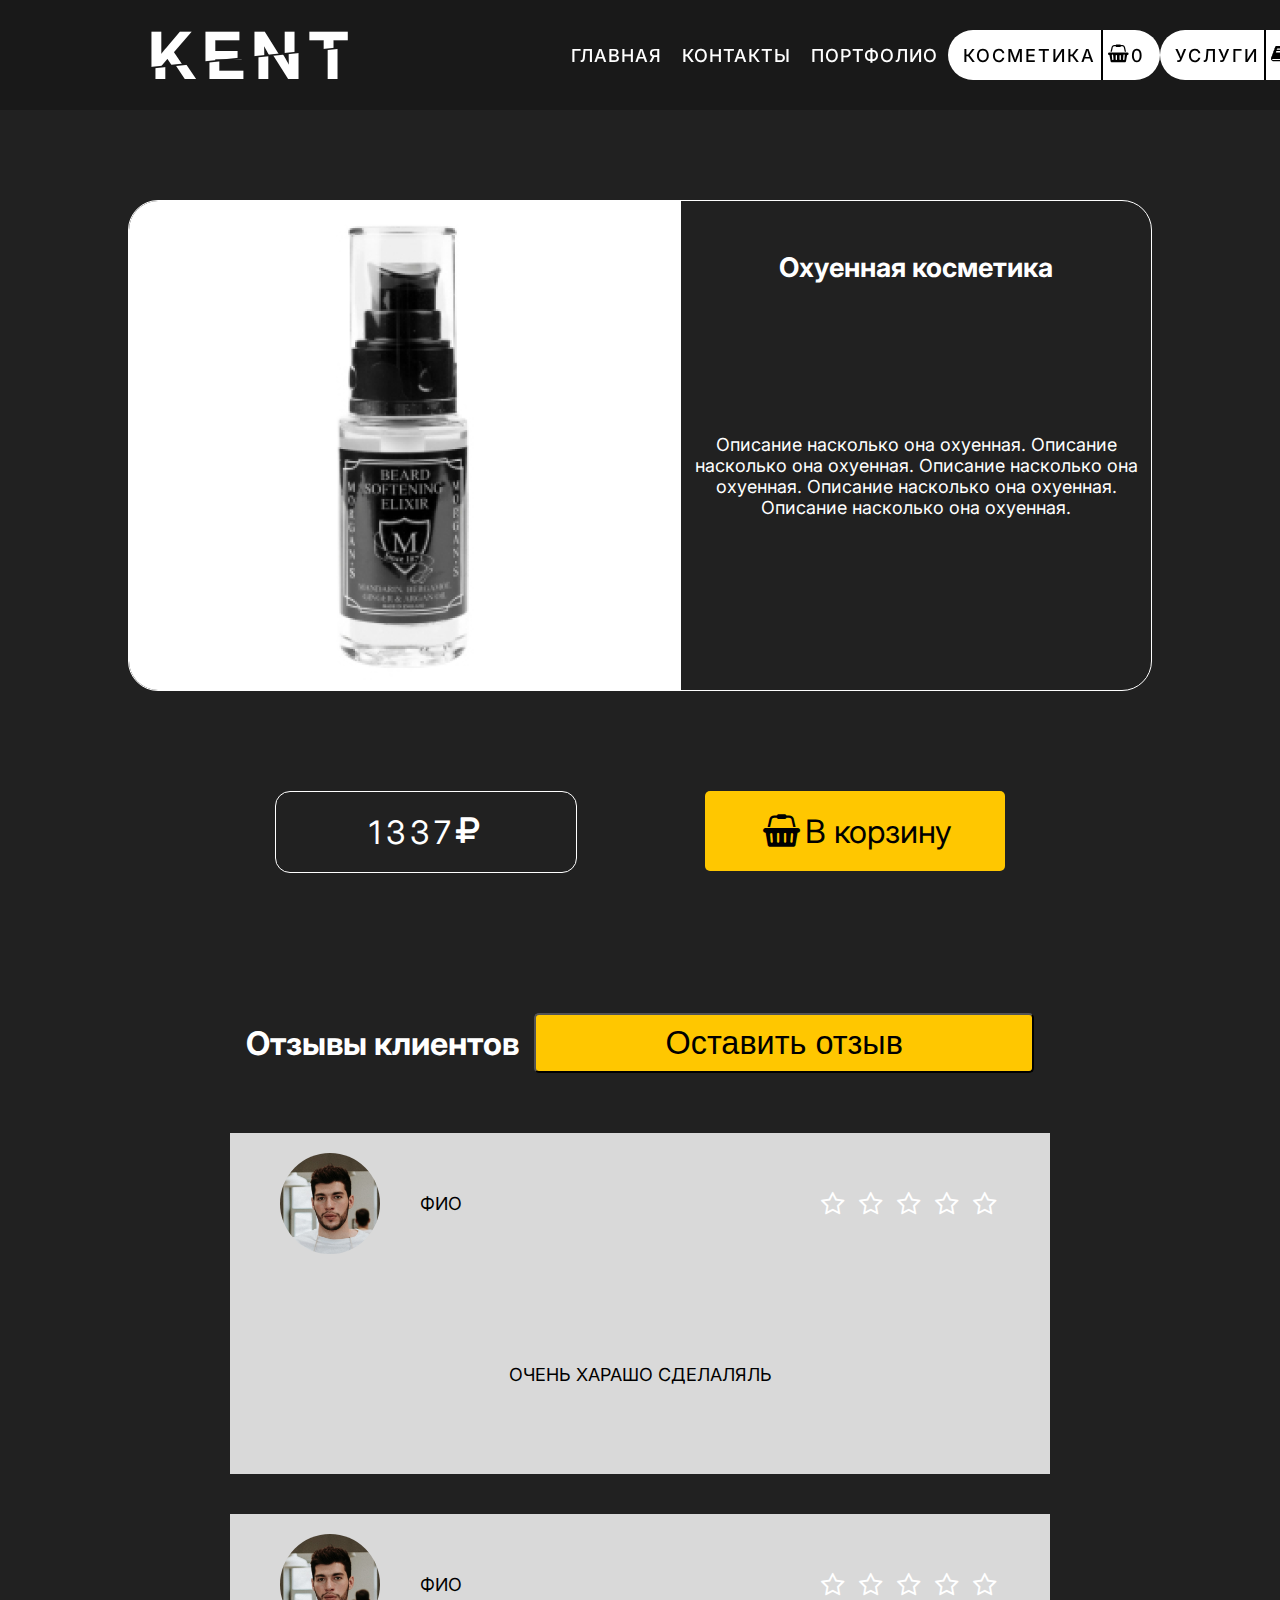
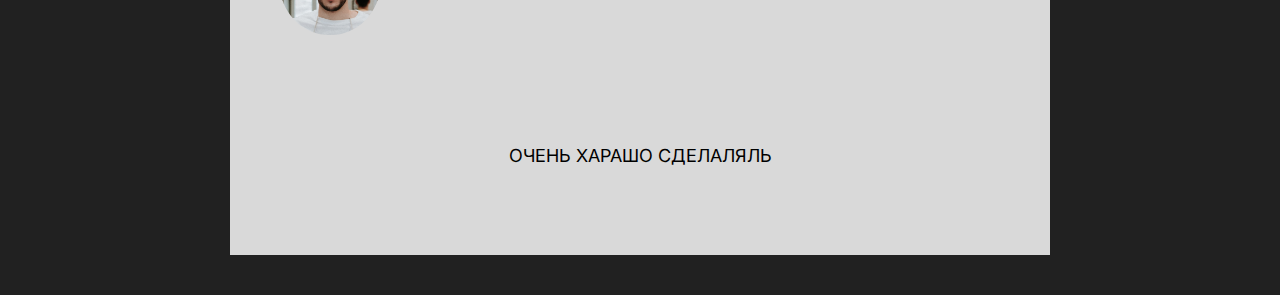
<file: cosmetics_card/index.html>
<!DOCTYPE html>
<html lang="en">
<head>
    <meta charset="UTF-8">
    <meta http-equiv="X-UA-Compatible" content="IE=edge">
    <meta name="viewport" content="width=device-width, initial-scale=1.0, viewport-fit=cover">
    <title>Главная</title>
    <link rel="stylesheet" href="styles/styles.css">
    <link rel="stylesheet" href="fonts/font-awesome-4.7.0/css/font-awesome.min.css">
    <script src="scripts/index.js"></script>
</head>
<body>
    <!--place for navbar-->
    <nav class="navbar" id="nb">
        <div class="navbar__logo">
            <p data-word="KENT">KENT</p>
        </div>
        <div class="navbar__elements">
            <a href="../index.html">Главная</a>
            <a href="">Контакты</a>
            <a href="">Портфолио</a>
            <div class="navbar_combined-btn">
                <a href="">Косметика</a>
                <a href=""><i class="fa fa-shopping-basket" aria-hidden="true"></i><span>0</span></a><!--ссылка на корзину-->
            </div>
            <div class="navbar_combined-btn">
                <a href="">Услуги</a>
                <a href=""><i class="fa fa-book" aria-hidden="true"></i><span>0</span></a><!--ссылка на записи-->
            </div>
        </div>
    </nav>
    <header>
        <h1></h1>
    </header>
    <main>
        <div class="main-info">
            <img src="images/cosmetics_card_item.png" alt="no images?">
            <div class="text-info">
                <h2>Охуенная косметика</h2>
                <p>Описание насколько она охуенная.
                    Описание насколько она охуенная.
                    Описание насколько она охуенная.
                    Описание насколько она охуенная.
                    Описание насколько она охуенная.
                </p>
            </div>  
        </div>
        <div class="price-btn">
            <p class="price">1337<i class="fa fa-rub" aria-hidden="true"></i></p>
            <a href=""><i class="fa fa-shopping-basket" aria-hidden="true"></i>В корзину</a>
        </div>
        <div class="reusable-block">
            <div class="reviews">
                <h3>Отзывы клиентов</h3>
                <button>Оставить отзыв</button>
            </div>
            <div class="review-view"> <!-- existing reviews -->
                <figure>
                    <div class="user">
                        <img src="images/cosmetics_card_rewiewer.png" alt="">
                        <figcaption>ФИО</figcaption>
                    </div>
                    <div class="stars">
                        <i class="fa fa-star-o" aria-hidden="true"></i>
                        <i class="fa fa-star-o" aria-hidden="true"></i>
                        <i class="fa fa-star-o" aria-hidden="true"></i>
                        <i class="fa fa-star-o" aria-hidden="true"></i>
                        <i class="fa fa-star-o" aria-hidden="true"></i>
                    </div> <!-- stars -->
                </figure>
                <div class="comment"><p>ОЧЕНЬ ХАРАШО СДЕЛАЛЯЛЬ</p></div> <!-- comment -->
            </div>
            <div class="review-view"> <!-- existing reviews -->
                <figure>
                    <div class="user">
                        <img src="images/1-review.png" alt="">
                        <figcaption>ФИО</figcaption>
                    </div>
                    <div class="stars">
                        <i class="fa fa-star-o" aria-hidden="true"></i>
                        <i class="fa fa-star-o" aria-hidden="true"></i>
                        <i class="fa fa-star-o" aria-hidden="true"></i>
                        <i class="fa fa-star-o" aria-hidden="true"></i>
                        <i class="fa fa-star-o" aria-hidden="true"></i>
                    </div> <!-- stars -->
                </figure>
                <div class="comment"><p>ОЧЕНЬ ХАРАШО СДЕЛАЛЯЛЬ</p></div> <!-- comment -->
            </div>
        </div>
    </main>
</body>
</html>
</file>
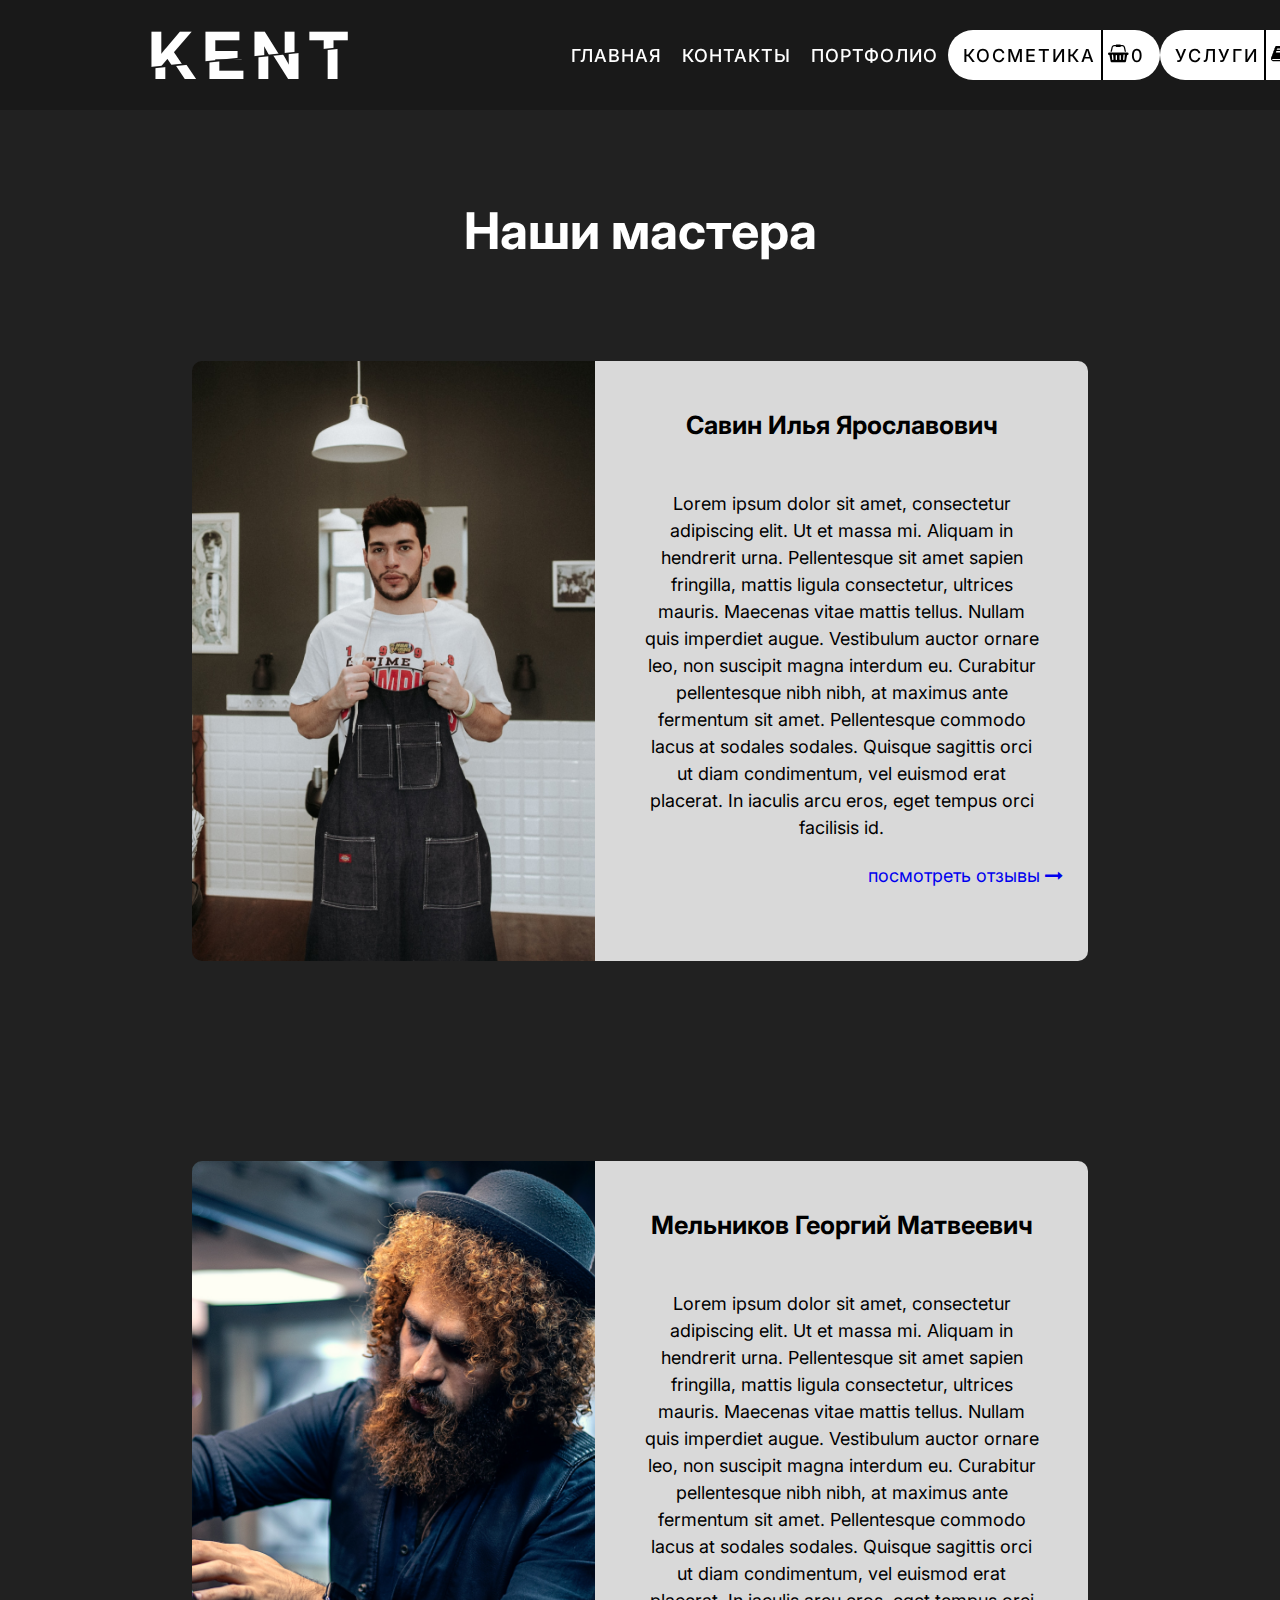
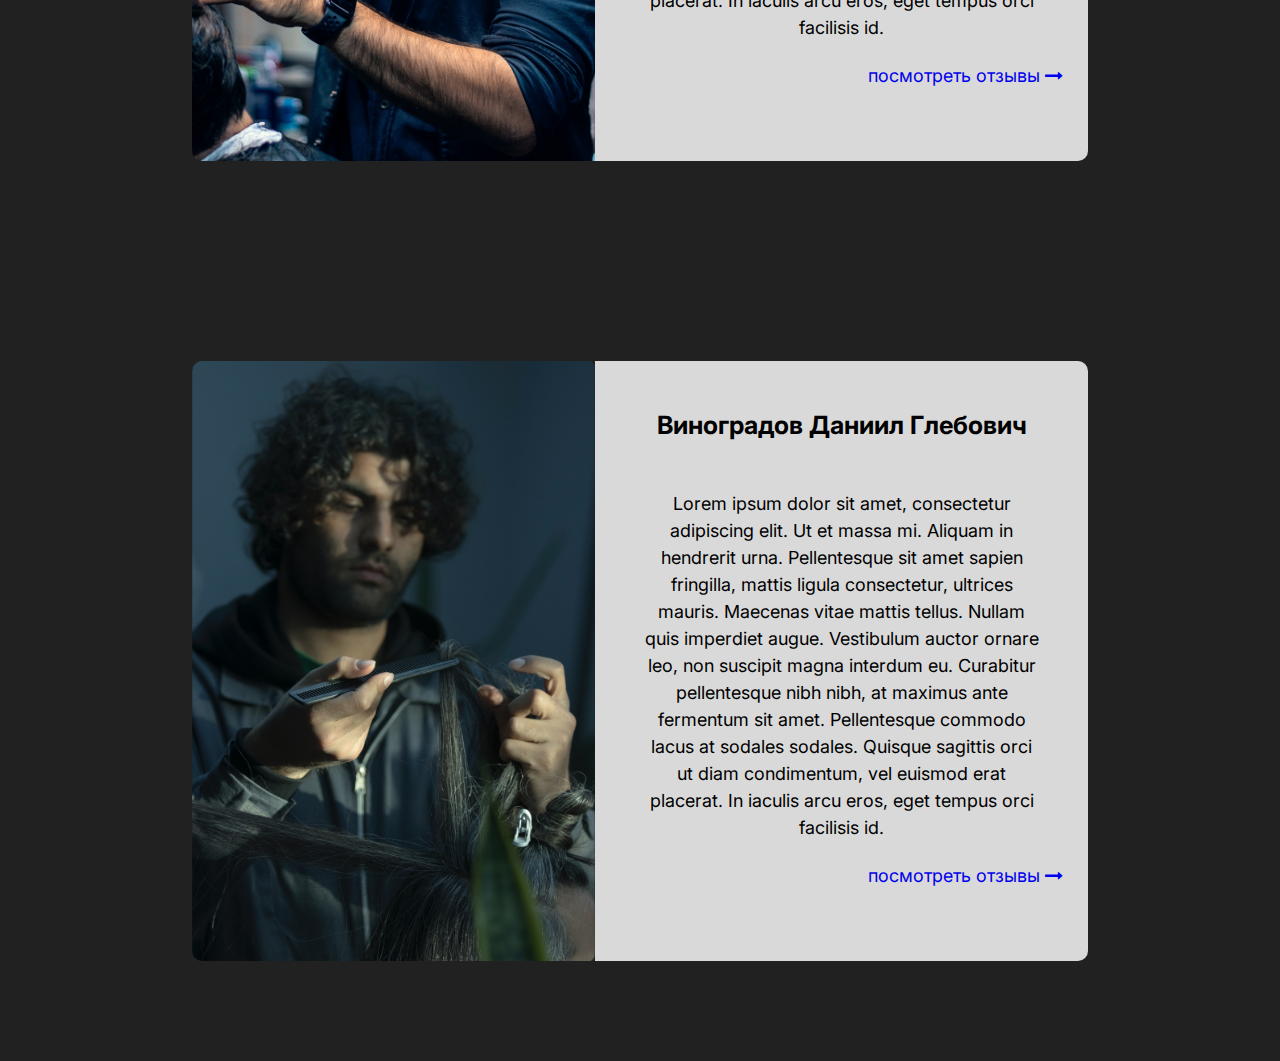
<file: portfolio/index.html>
<!DOCTYPE html>
<html lang="en">
<head>
    <meta charset="UTF-8">
    <meta http-equiv="X-UA-Compatible" content="IE=edge">
    <meta name="viewport" content="width=device-width, initial-scale=1.0, viewport-fit=cover">
    <title>Главная</title>
    <link rel="stylesheet" href="styles/styles.css">
    <link rel="stylesheet" href="fonts/font-awesome-4.7.0/css/font-awesome.min.css">
    <script src="https://api-maps.yandex.ru/2.1/?apikey=7b651f56-3227-4ad1-8774-e8f13c771299&lang=ru_RU"></script>
    <script src="scripts/index.js"></script>
</head>
<body>
    <!--place for navbar-->
    <nav class="navbar" id="nb">
        <div class="navbar__logo">
            <p data-word="KENT">KENT</p>
        </div>
        <div class="navbar__elements">
            <a href="../index.html">Главная</a>
            <a href="#">Контакты</a>
            <a href="">Портфолио</a>
            <div class="navbar_combined-btn">
                <a href="">Косметика</a>
                <a href=""><i class="fa fa-shopping-basket" aria-hidden="true"></i><span>0</span></a><!--ссылка на корзину-->
            </div>
            <div class="navbar_combined-btn">
                <a href="">Услуги</a>
                <a href=""><i class="fa fa-book" aria-hidden="true"></i><span>0</span></a><!--ссылка на записи-->
            </div>
        </div>
    </nav>
    <header>
        <h1>Наши мастера</h1>
    </header>
    <main>
        <figure>
            <img src="images/portfolio_master1.png" alt="no images?">
            <figcaption>
                <h2>Савин Илья Ярославович</h2>
                <p>Lorem ipsum dolor sit amet, consectetur adipiscing elit. Ut et massa mi. Aliquam in hendrerit urna. Pellentesque sit amet sapien fringilla, mattis ligula consectetur, ultrices mauris. Maecenas vitae mattis tellus. Nullam quis imperdiet augue. Vestibulum auctor ornare leo, non suscipit magna interdum eu. Curabitur pellentesque nibh nibh, at maximus ante fermentum sit amet. Pellentesque commodo lacus at sodales sodales. Quisque sagittis orci ut diam condimentum, vel euismod erat placerat. In iaculis arcu eros, eget tempus orci facilisis id.</p>
                <a href="#">посмотреть отзывы <i class="fa fa-long-arrow-right" aria-hidden="true"></i></a>
            </figcaption>
        </figure>
        <figure>
            <img src="images/portfolio_master2.png" alt="no images?">
            <figcaption>
                <h2>Мельников Георгий Матвеевич</h2>
                <p>Lorem ipsum dolor sit amet, consectetur adipiscing elit. Ut et massa mi. Aliquam in hendrerit urna. Pellentesque sit amet sapien fringilla, mattis ligula consectetur, ultrices mauris. Maecenas vitae mattis tellus. Nullam quis imperdiet augue. Vestibulum auctor ornare leo, non suscipit magna interdum eu. Curabitur pellentesque nibh nibh, at maximus ante fermentum sit amet. Pellentesque commodo lacus at sodales sodales. Quisque sagittis orci ut diam condimentum, vel euismod erat placerat. In iaculis arcu eros, eget tempus orci facilisis id.</p>
                <a href="#">посмотреть отзывы <i class="fa fa-long-arrow-right" aria-hidden="true"></i></a>
            </figcaption>
        </figure>
        <figure>
            <img src="images/portfolio_master3.png" alt="no images?">
            <figcaption>
                <h2>Виноградов Даниил Глебович</h2>
                <p>Lorem ipsum dolor sit amet, consectetur adipiscing elit. Ut et massa mi. Aliquam in hendrerit urna. Pellentesque sit amet sapien fringilla, mattis ligula consectetur, ultrices mauris. Maecenas vitae mattis tellus. Nullam quis imperdiet augue. Vestibulum auctor ornare leo, non suscipit magna interdum eu. Curabitur pellentesque nibh nibh, at maximus ante fermentum sit amet. Pellentesque commodo lacus at sodales sodales. Quisque sagittis orci ut diam condimentum, vel euismod erat placerat. In iaculis arcu eros, eget tempus orci facilisis id.</p>
                <a href="#">посмотреть отзывы <i class="fa fa-long-arrow-right" aria-hidden="true"></i></a>
            </figcaption>
        </figure>
    </main>
</body>
</html>
</file>
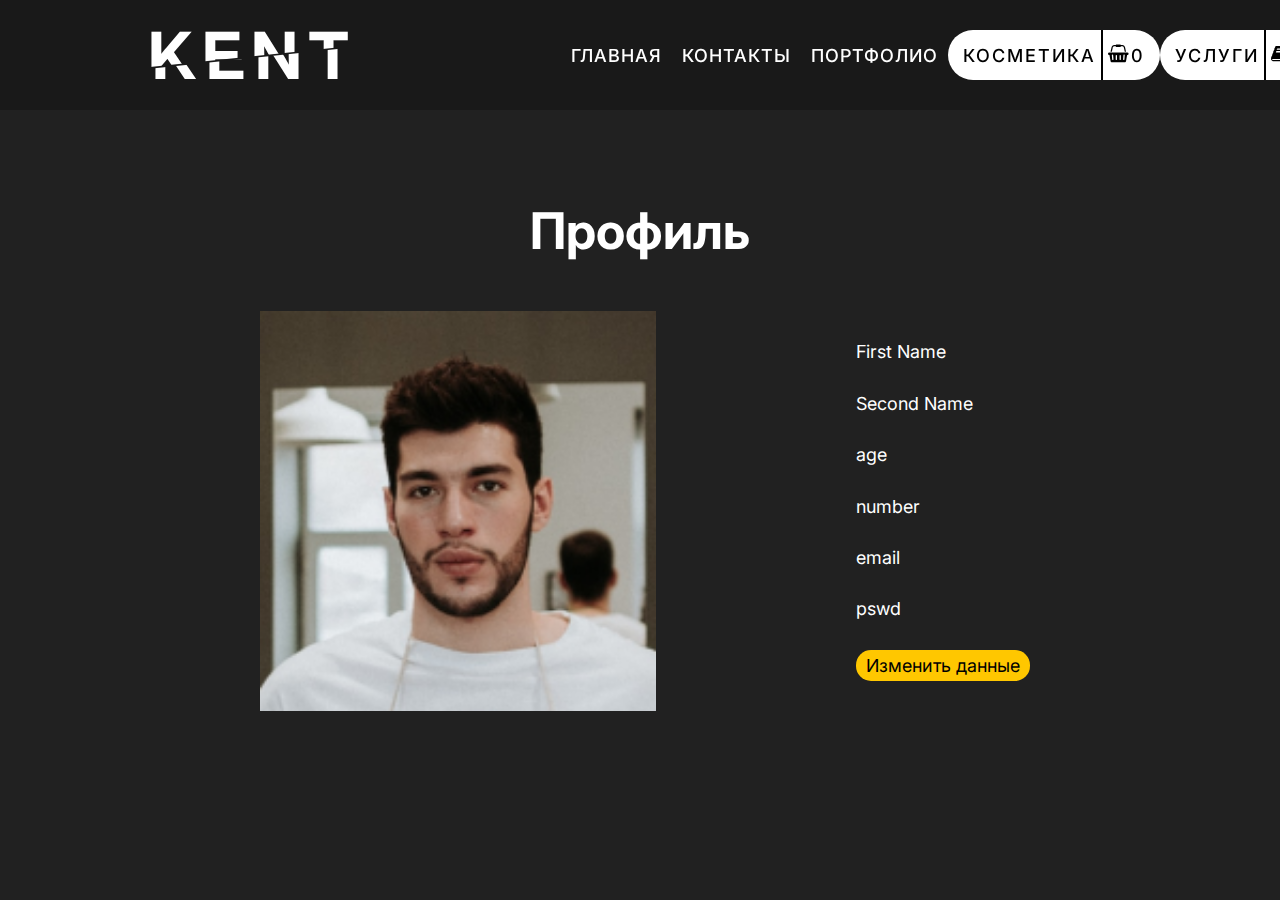
<file: profile/index.html>
<!DOCTYPE html>
<html lang="en">
<head>
    <meta charset="UTF-8">
    <meta http-equiv="X-UA-Compatible" content="IE=edge">
    <meta name="viewport" content="width=device-width, initial-scale=1.0, viewport-fit=cover">
    <title>Главная</title>
    <link rel="stylesheet" href="styles/styles.css">
    <link rel="stylesheet" href="fonts/font-awesome-4.7.0/css/font-awesome.min.css">
    <script src="scripts/index.js"></script>
</head>
<body>
    <!--place for navbar-->
    <nav class="navbar" id="nb">
        <div class="navbar__logo">
            <p data-word="KENT">KENT</p>
        </div>
        <div class="navbar__elements">
            <a href="../index.html">Главная</a>
            <a href="">Контакты</a>
            <a href="">Портфолио</a>
            <div class="navbar_combined-btn">
                <a href="">Косметика</a>
                <a href=""><i class="fa fa-shopping-basket" aria-hidden="true"></i><span>0</span></a><!--ссылка на корзину-->
            </div>
            <div class="navbar_combined-btn">
                <a href="">Услуги</a>
                <a href=""><i class="fa fa-book" aria-hidden="true"></i><span>0</span></a><!--ссылка на записи-->
            </div>
            <a class="profile" href="../profile_edit/index.html"><i class="fa fa-user" aria-hidden="true"></i></a>
        </div>
    </nav>
    <header>
        <h1>Профиль</h1>
    </header>
    <main>
        <img src="images/cosmetics_card_rewiewer.png" alt="image not loaded">
        <div>
            <p>First Name</p>
            <p>Second Name</p>
            <p>age</p>
            <p>number</p>
            <p>email</p>
            <p>pswd</p>
            <a href="../profile_edit/index.html">Изменить данные</a>
        </div>
    </main>
</body>
</html>
</file>
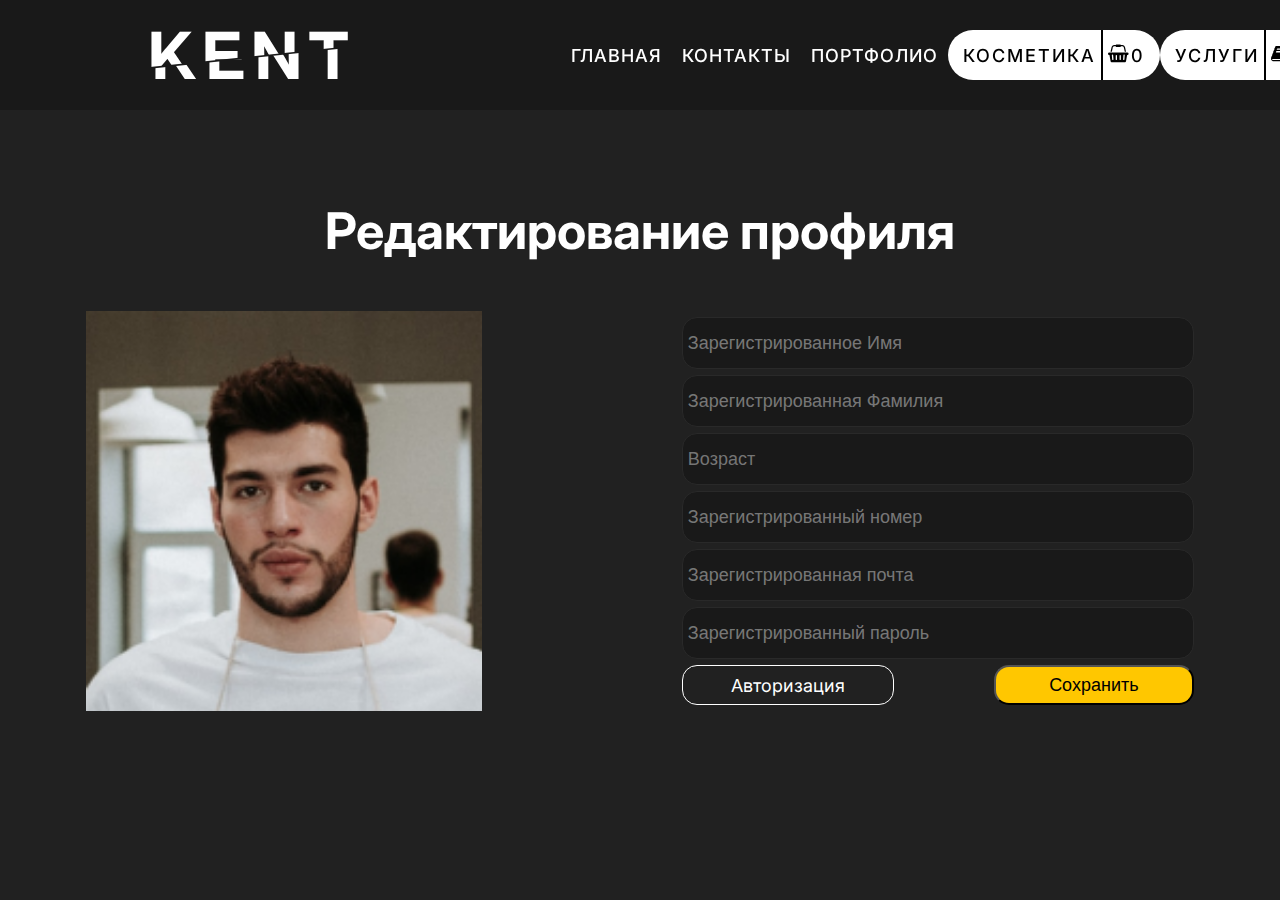
<file: profile_edit/index.html>
<!DOCTYPE html>
<html lang="en">
<head>
    <meta charset="UTF-8">
    <meta http-equiv="X-UA-Compatible" content="IE=edge">
    <meta name="viewport" content="width=device-width, initial-scale=1.0, viewport-fit=cover">
    <title>Главная</title>
    <link rel="stylesheet" href="styles/styles.css">
    <link rel="stylesheet" href="fonts/font-awesome-4.7.0/css/font-awesome.min.css">
    <script src="scripts/index.js"></script>
</head>
<body>
    <!--place for navbar-->
    <nav class="navbar" id="nb">
        <div class="navbar__logo">
            <p data-word="KENT">KENT</p>
        </div>
        <div class="navbar__elements">
            <a href="../index.html">Главная</a>
            <a href="">Контакты</a>
            <a href="">Портфолио</a>
            <div class="navbar_combined-btn">
                <a href="">Косметика</a>
                <a href=""><i class="fa fa-shopping-basket" aria-hidden="true"></i><span>0</span></a><!--ссылка на корзину-->
            </div>
            <div class="navbar_combined-btn">
                <a href="">Услуги</a>
                <a href=""><i class="fa fa-book" aria-hidden="true"></i><span>0</span></a><!--ссылка на записи-->
            </div>
        </div>
    </nav>
    <header>
        <h1>Редактирование профиля</h1>
    </header>
    <main>
        <img src="images/cosmetics_card_rewiewer.png" alt="omage not loaded">
        <form action="POST">
            <input required value="Зарегистрированное Имя" type="text" name="first_name" id="first_name" placeholder="Имя">
            <input required value="Зарегистрированная Фамилия" type="text" name="second_name" id="second_name" placeholder="Фамилия">
            <input class="inputnum" required value="Зарегистрированный возраст" type="number" name="age" id="age" placeholder="Возраст">
            <input required value="Зарегистрированный номер" type="tel" name="number" id="number" placeholder="Номер телефона" pattern="\+7\s?[\(]{0,1}9[0-9]{2}[\)]{0,1}\s?\d{3}[-]{0,1}\d{2}[-]{0,1}\d{2}">
            <input required value="Зарегистрированная почта" type="text" name="email" id="email" placeholder="Почта">
            <input required value="Зарегистрированный пароль" type="text" name="pswd" id="pswd" placeholder="Пароль">
            <div>
                <div class="cancel">
                    <a href="#" class="cancel_btn">Авторизация</a>
                </div>
                <button type="submit">Сохранить</button>
            </div>
        </form>
    </main>
</body>
</html>
</file>
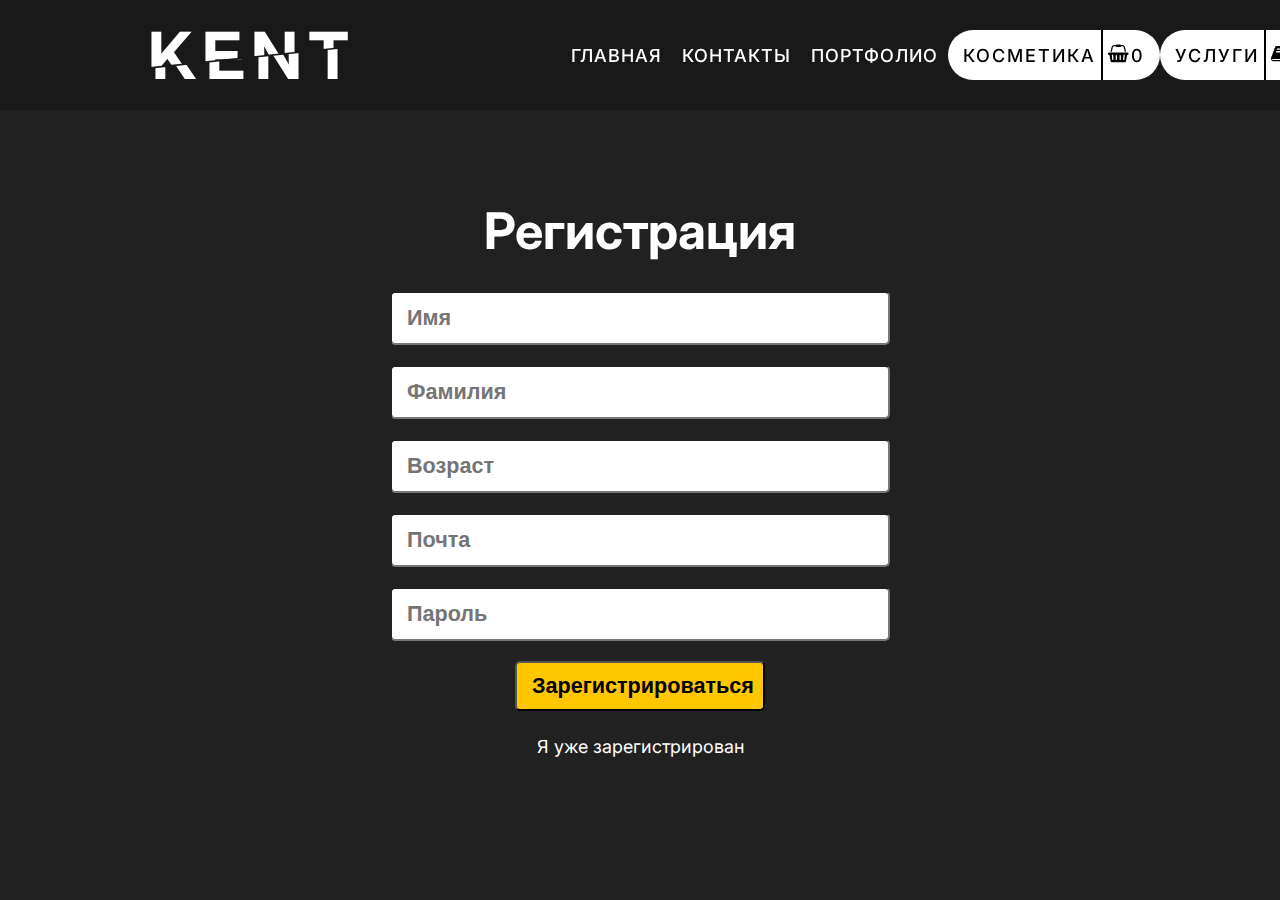
<file: registration/index.html>
<!DOCTYPE html>
<html lang="en">
<head>
    <meta charset="UTF-8">
    <meta http-equiv="X-UA-Compatible" content="IE=edge">
    <meta name="viewport" content="width=device-width, initial-scale=1.0, viewport-fit=cover">
    <title>Регистрация</title>
    <link rel="stylesheet" href="styles/styles.css">
    <link rel="stylesheet" href="fonts/font-awesome-4.7.0/css/font-awesome.min.css">
    <script src="scripts/index.js"></script>
</head>
<body>
    <!--place for navbar-->
    <nav class="navbar" id="nb">
        <div class="navbar__logo">
            <p data-word="KENT">KENT</p>
        </div>
        <div class="navbar__elements">
            <a href="../index.html">Главная</a>
            <a href="">Контакты</a>
            <a href="">Портфолио</a>
            <div class="navbar_combined-btn">
                <a href="">Косметика</a>
                <a href=""><i class="fa fa-shopping-basket" aria-hidden="true"></i><span>0</span></a><!--ссылка на корзину-->
            </div>
            <div class="navbar_combined-btn">
                <a href="">Услуги</a>
                <a href=""><i class="fa fa-book" aria-hidden="true"></i><span>0</span></a><!--ссылка на записи-->
            </div>
        </div>
    </nav>
    <header>
        <h1>Регистрация</h1>
    </header>
    <main>
        <article class="form">
            <form>
                <input type="text" name="first_name" id="first_name" placeholder="Имя">
                <input type="text" name="second_name" id="second_name" placeholder="Фамилия">
                <input type="number" name="age" id="age" placeholder="Возраст">
                <input type="text" name="email" id="email" placeholder="Почта">
                <input type="text" name="pswd" id="pswd" placeholder="Пароль">
                <button type="submit">Зарегистрироваться</button>
            </form>
            <a href="">Я уже зарегистрирован</a>
        </article>
    </main>
</body>
</html>
</file>
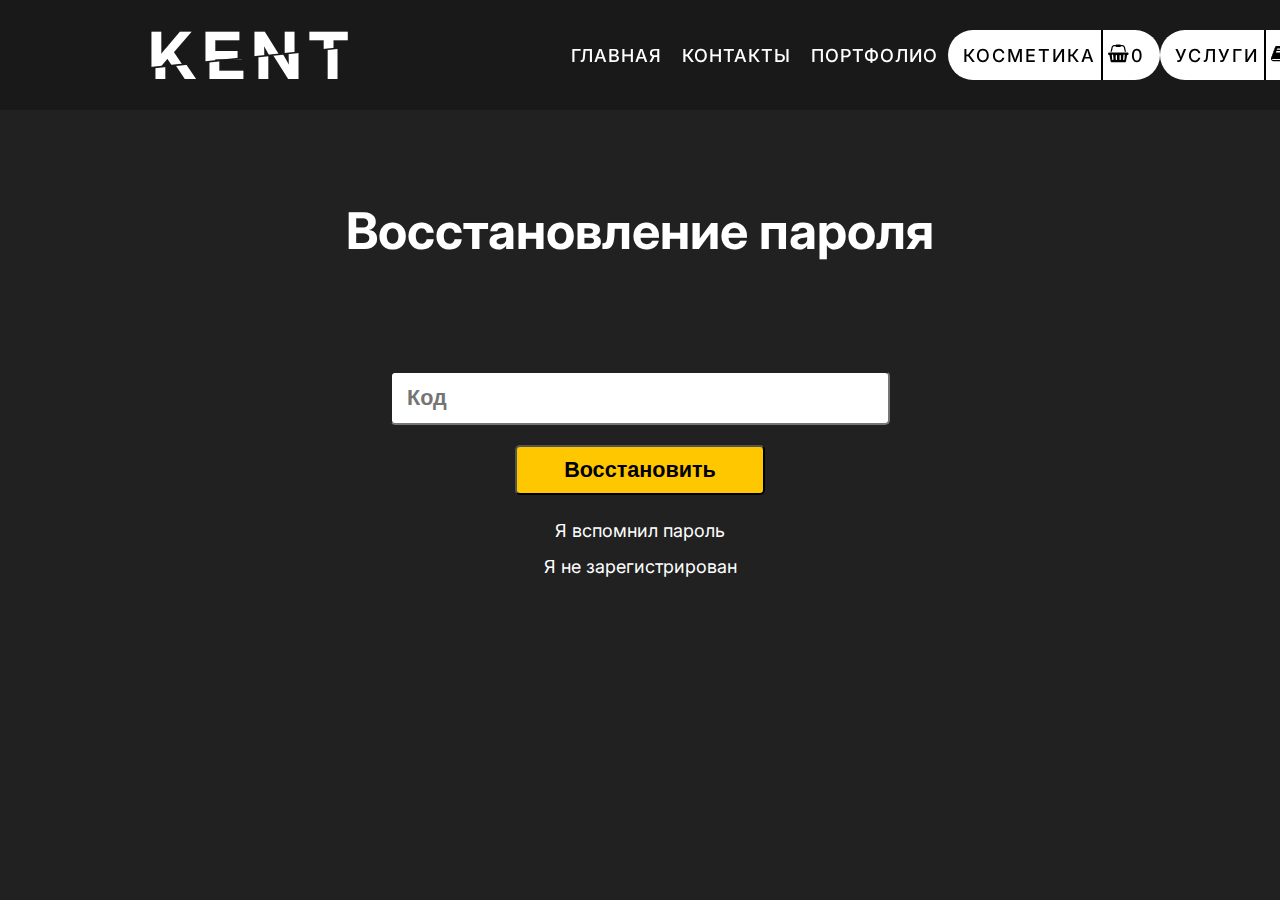
<file: restore_password/index.html>
<!DOCTYPE html>
<html lang="en">
<head>
    <meta charset="UTF-8">
    <meta http-equiv="X-UA-Compatible" content="IE=edge">
    <meta name="viewport" content="width=device-width, initial-scale=1.0, viewport-fit=cover">
    <title>Восстановление пароля</title>
    <link rel="stylesheet" href="styles/styles.css">
    <link rel="stylesheet" href="fonts/font-awesome-4.7.0/css/font-awesome.min.css">
    <script src="scripts/index.js"></script>
</head>
<body>
    <!--place for navbar-->
    <nav class="navbar" id="nb">
        <div class="navbar__logo">
            <p data-word="KENT">KENT</p>
        </div>
        <div class="navbar__elements">
            <a href="../index.html">Главная</a>
            <a href="">Контакты</a>
            <a href="">Портфолио</a>
            <div class="navbar_combined-btn">
                <a href="">Косметика</a>
                <a href=""><i class="fa fa-shopping-basket" aria-hidden="true"></i><span>0</span></a><!--ссылка на корзину-->
            </div>
            <div class="navbar_combined-btn">
                <a href="">Услуги</a>
                <a href=""><i class="fa fa-book" aria-hidden="true"></i><span>0</span></a><!--ссылка на записи-->
            </div>
        </div>
    </nav>
    <header>
        <h1>Восстановление пароля</h1>
    </header>
    <main>
        <article class="form">
            <form>
                <input type="text" placeholder="Код">
                <input type="submit" value="Восстановить">
            </form>
            <a href="">Я вспомнил пароль</a>
            <a href="">Я не зарегистрирован</a>
        </article>
    </main>
</body>
</html>
</file>
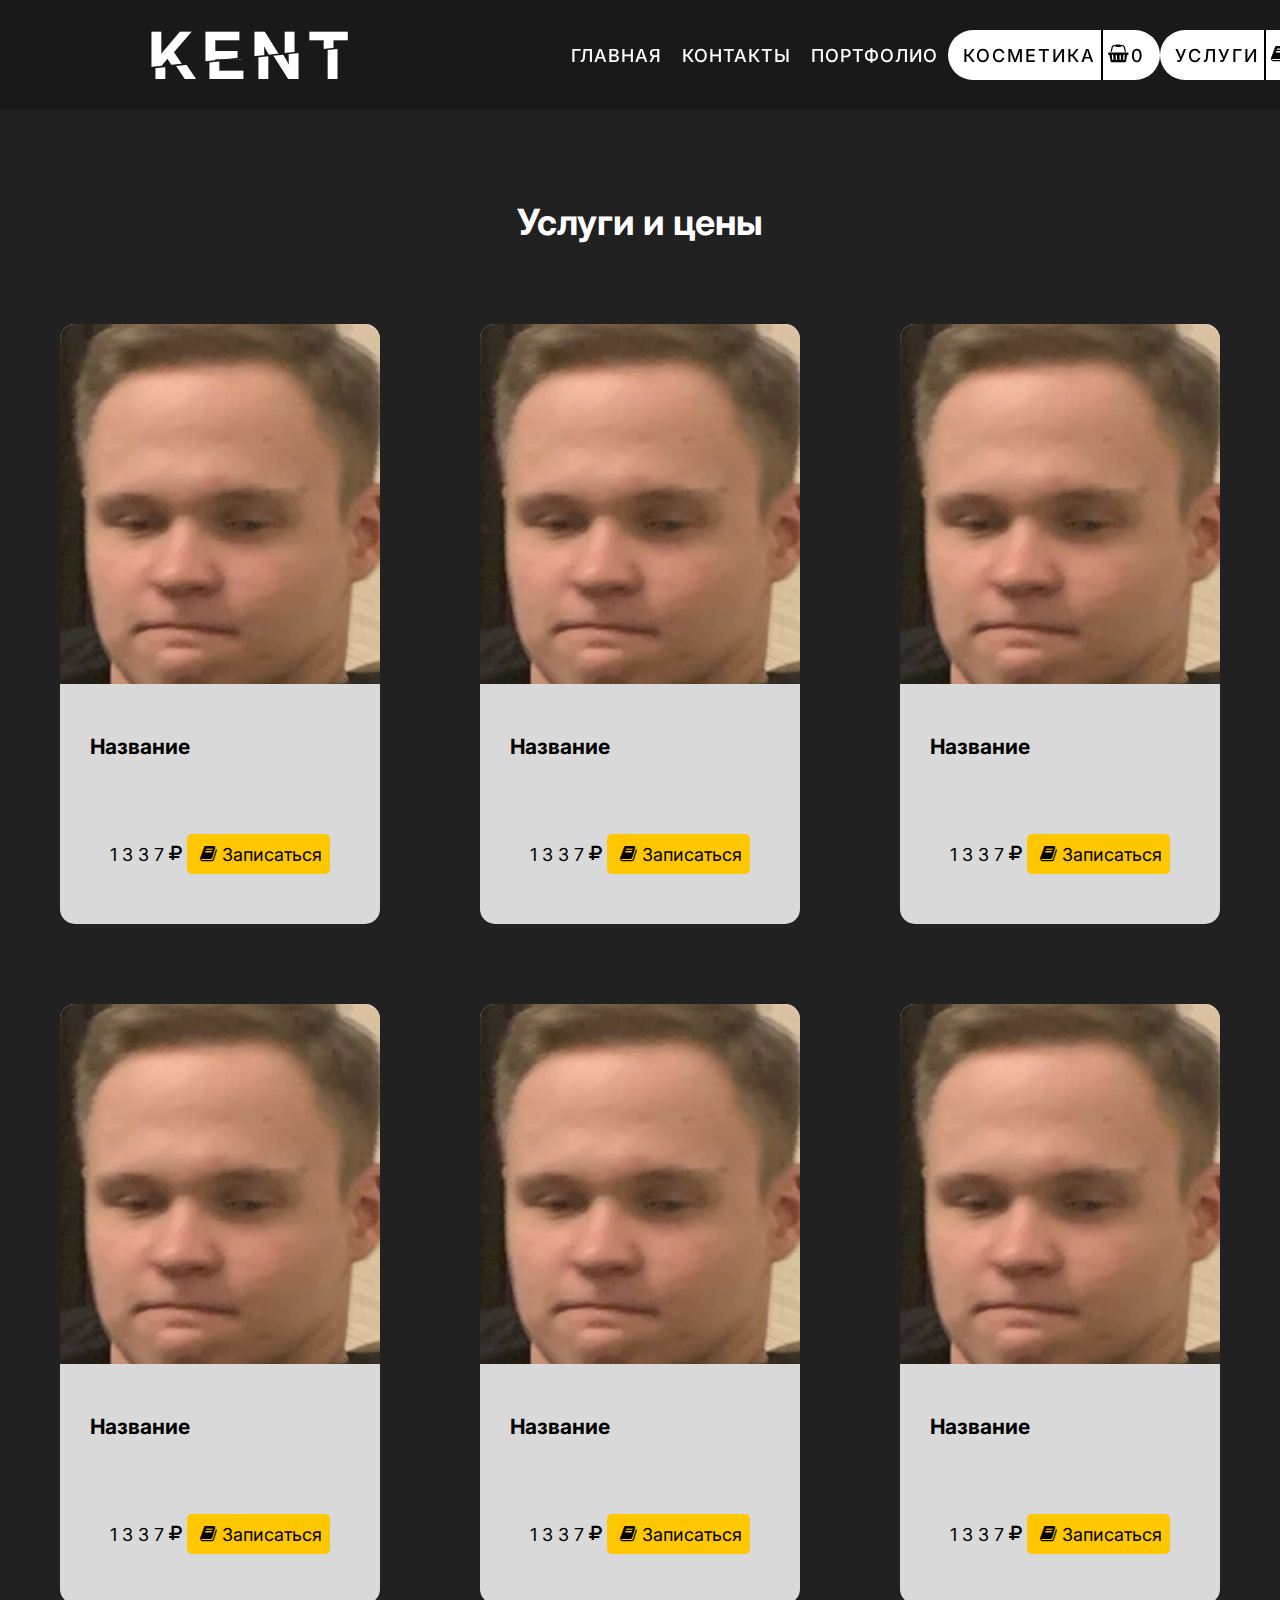
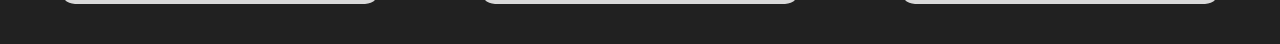
<file: service_and_price/index.html>
<!DOCTYPE html>
<html lang="en">
<head>
    <meta charset="UTF-8">
    <meta http-equiv="X-UA-Compatible" content="IE=edge">
    <meta name="viewport" content="width=device-width, initial-scale=1.0, viewport-fit=cover">
    <title>Главная</title>
    <link rel="stylesheet" href="styles/styles.css">
    <link rel="stylesheet" href="fonts/font-awesome-4.7.0/css/font-awesome.min.css">
    <script src="scripts/index.js"></script>
</head>
<body>
    <!--place for navbar-->
    <nav class="navbar" id="nb">
        <div class="navbar__logo">
            <p data-word="KENT">KENT</p>
        </div>
        <div class="navbar__elements">
            <a href="../index.html">Главная</a>
            <a href="">Контакты</a>
            <a href="">Портфолио</a>
            <div class="navbar_combined-btn">
                <a href="">Косметика</a>
                <a href=""><i class="fa fa-shopping-basket" aria-hidden="true"></i><span>0</span></a><!--ссылка на корзину-->
            </div>
            <div class="navbar_combined-btn">
                <a href="">Услуги</a>
                <a href=""><i class="fa fa-book" aria-hidden="true"></i><span>0</span></a><!--ссылка на записи-->
            </div>
        </div>
    </nav>
    <header>
    </header>
    <main>
        <!--category-->
        <h1 id="service">Услуги и цены</h1>
        <div class="category">
            <figure class="item">
                <img src="images/service_and_price_nikitos.jpg" alt="no images?">
                <figcaption>
                    <h3>Название</h3>
                    <div class="price-btn">
                        <p class="price">1337<i class="fa fa-rub" aria-hidden="true"></i></p>
                        <a href=""><i class="fa fa-book" aria-hidden="true"></i></i>Записаться</a>
                    </div>
                </figcaption>
            </figure>
            <figure class="item">
                <img src="images/service_and_price_nikitos.jpg" alt="no images?">
                <figcaption>
                    <h3>Название</h3>
                    <div class="price-btn">
                        <p class="price">1337<i class="fa fa-rub" aria-hidden="true"></i></p>
                        <a href=""><i class="fa fa-book" aria-hidden="true"></i></i>Записаться</a>
                    </div>
                </figcaption>
            </figure>
            <figure class="item">
                <img src="images/service_and_price_nikitos.jpg" alt="no images?">
                <figcaption>
                    <h3>Название</h3>
                    <div class="price-btn">
                        <p class="price">1337<i class="fa fa-rub" aria-hidden="true"></i></p>
                        <a href=""><i class="fa fa-book" aria-hidden="true"></i></i>Записаться</a>
                    </div>
                </figcaption>
            </figure>
            <figure class="item">
                <img src="images/service_and_price_nikitos.jpg" alt="no images?">
                <figcaption>
                    <h3>Название</h3>
                    <div class="price-btn">
                        <p class="price">1337<i class="fa fa-rub" aria-hidden="true"></i></p>
                        <a href=""><i class="fa fa-book" aria-hidden="true"></i></i>Записаться</a>
                    </div>
                </figcaption>
            </figure>
            <figure class="item">
                <img src="images/service_and_price_nikitos.jpg" alt="no images?">
                <figcaption>
                    <h3>Название</h3>
                    <div class="price-btn">
                        <p class="price">1337<i class="fa fa-rub" aria-hidden="true"></i></p>
                        <a href=""><i class="fa fa-book" aria-hidden="true"></i></i>Записаться</a>
                    </div>
                </figcaption>
            </figure>
            <figure class="item">
                <img src="images/service_and_price_nikitos.jpg" alt="no images?">
                <figcaption>
                    <h3>Название</h3>
                    <div class="price-btn">
                        <p class="price">1337<i class="fa fa-rub" aria-hidden="true"></i></p>
                        <a href=""><i class="fa fa-book" aria-hidden="true"></i></i>Записаться</a>
                    </div>
                </figcaption>
            </figure>
        </div>
    </main>
</body>
</html>
</file>
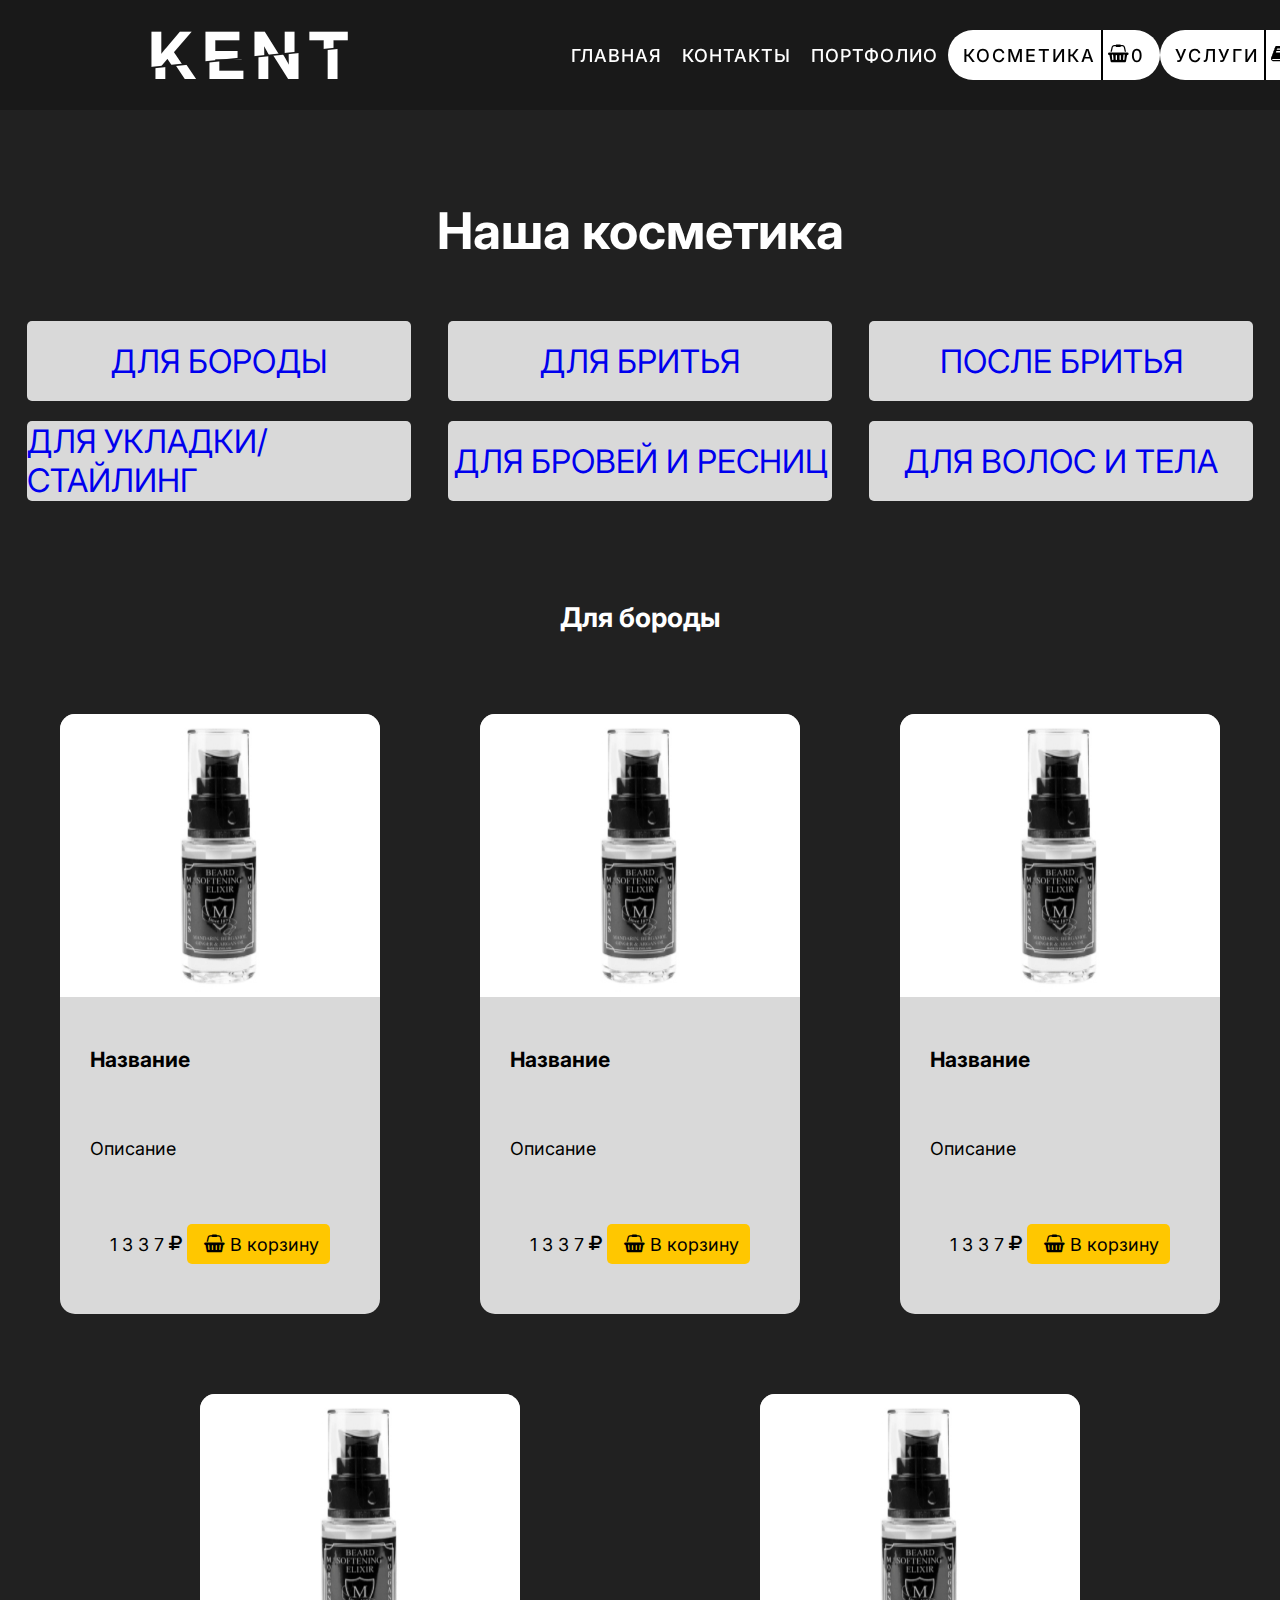
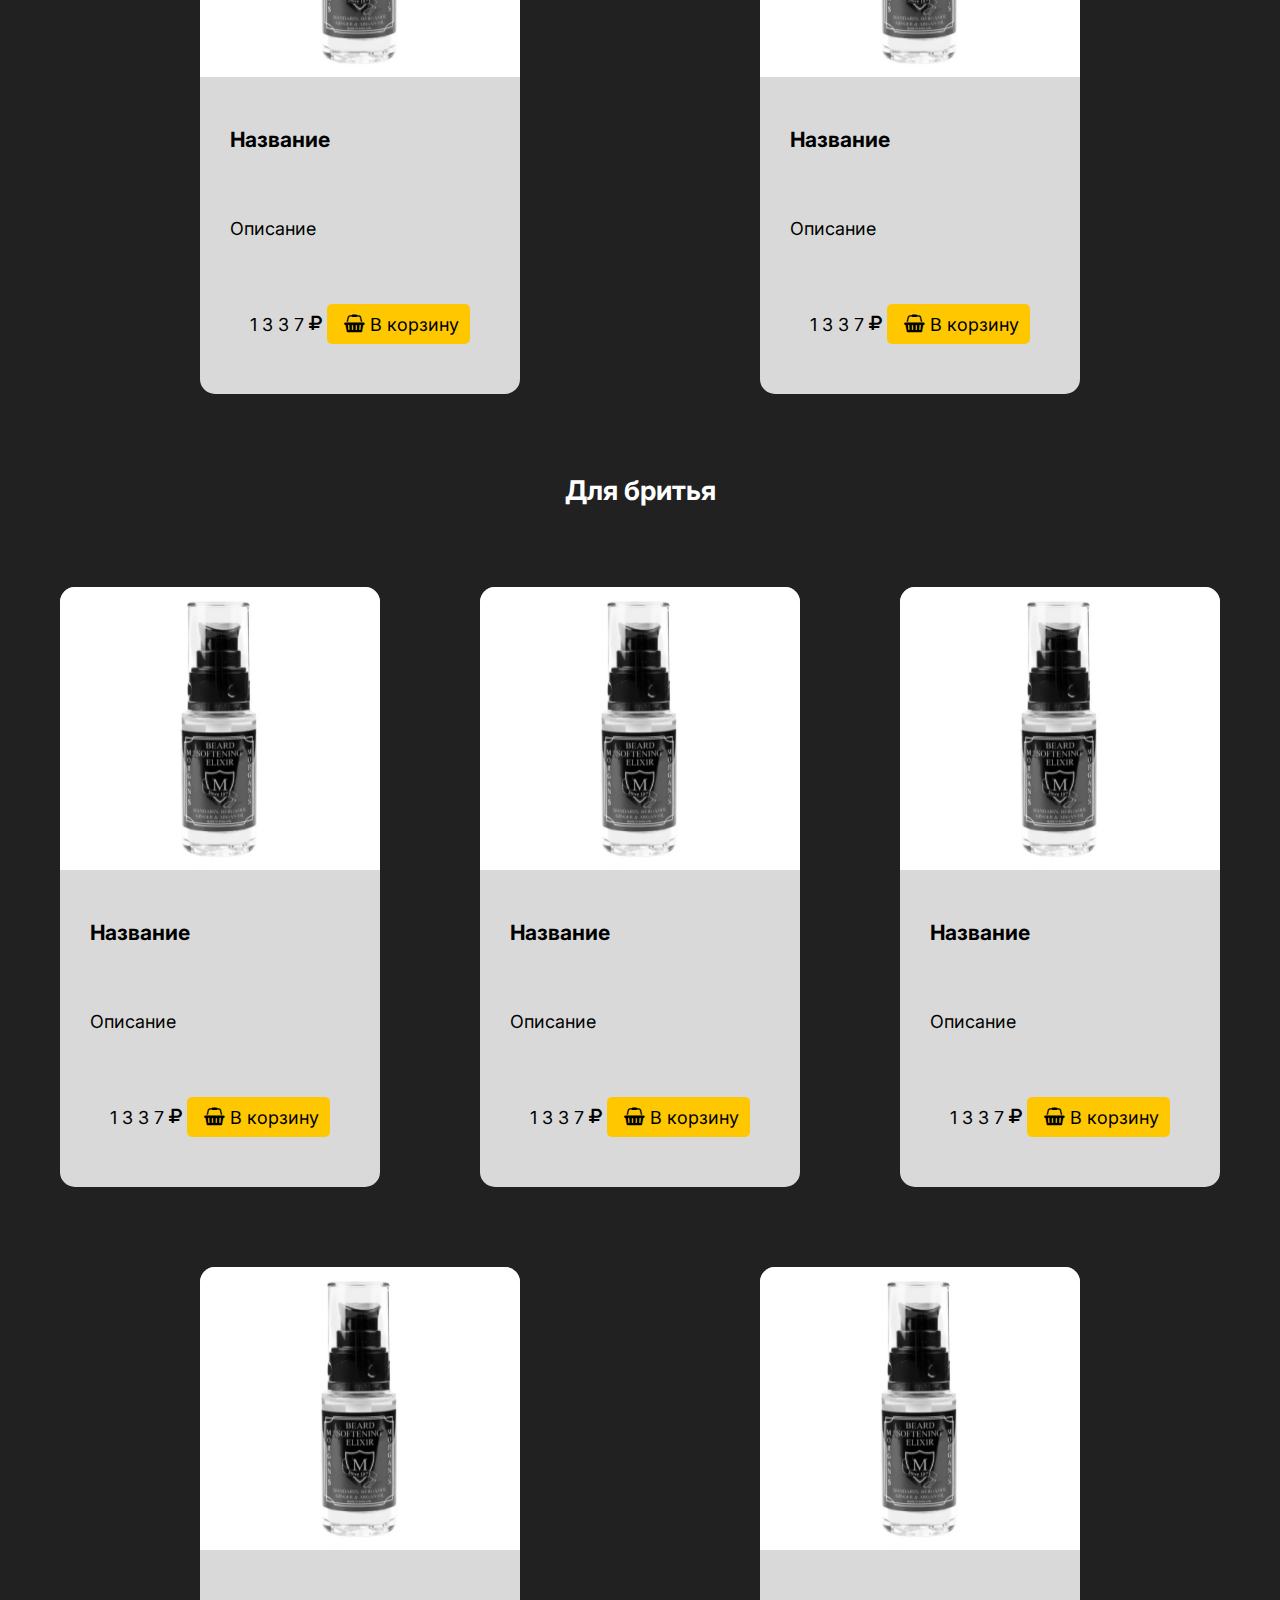
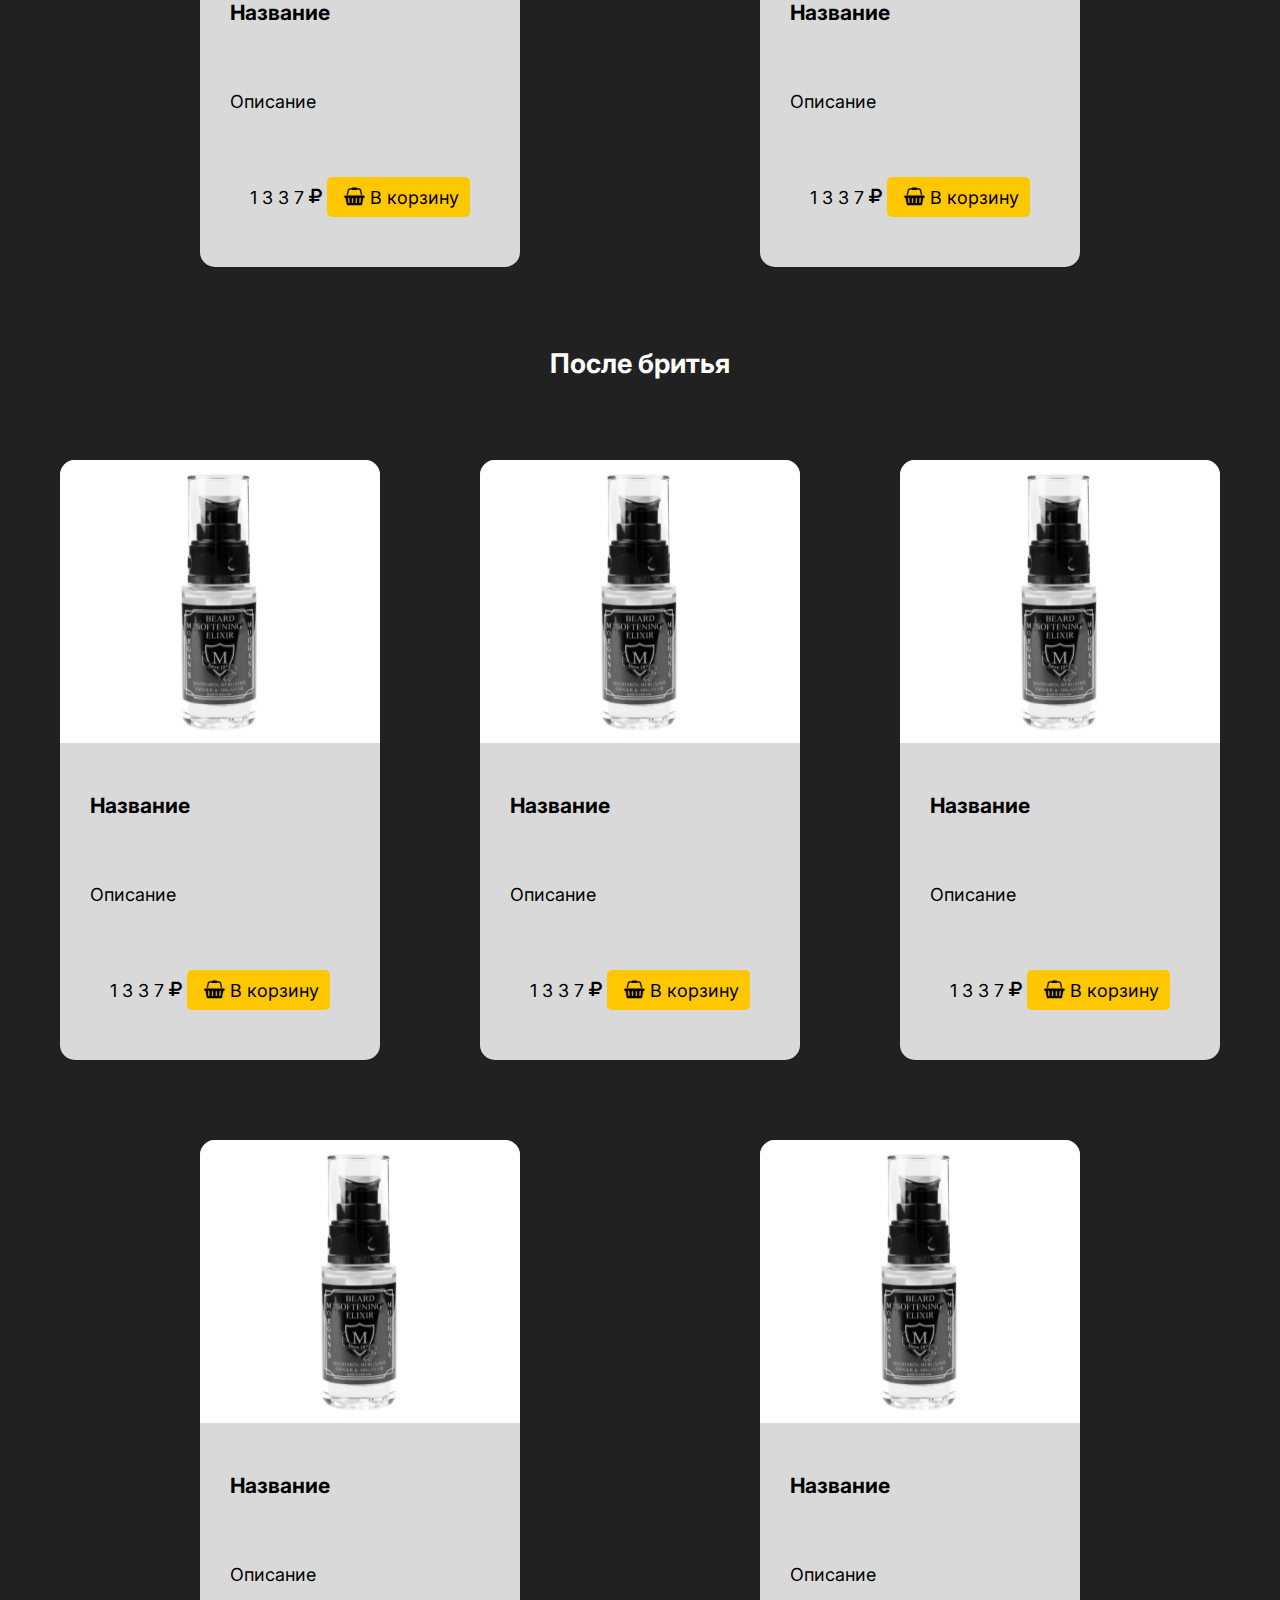
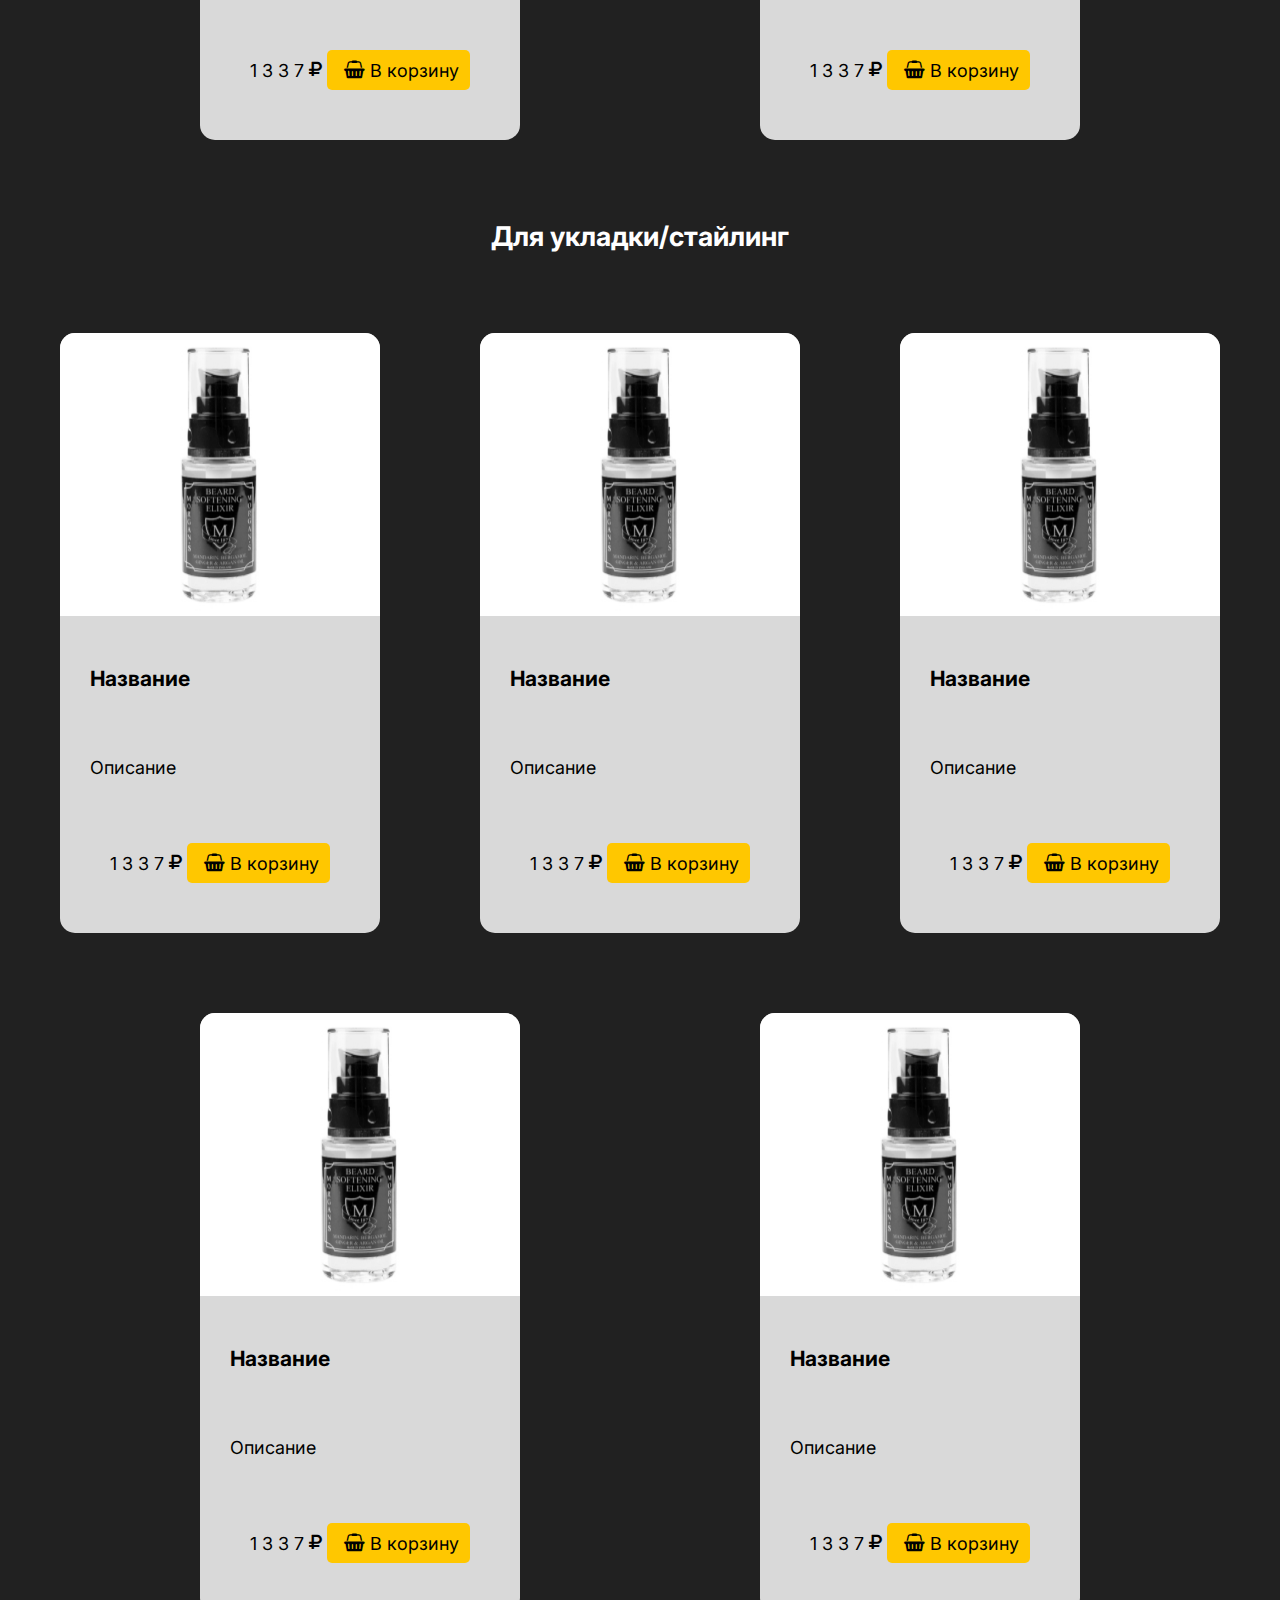
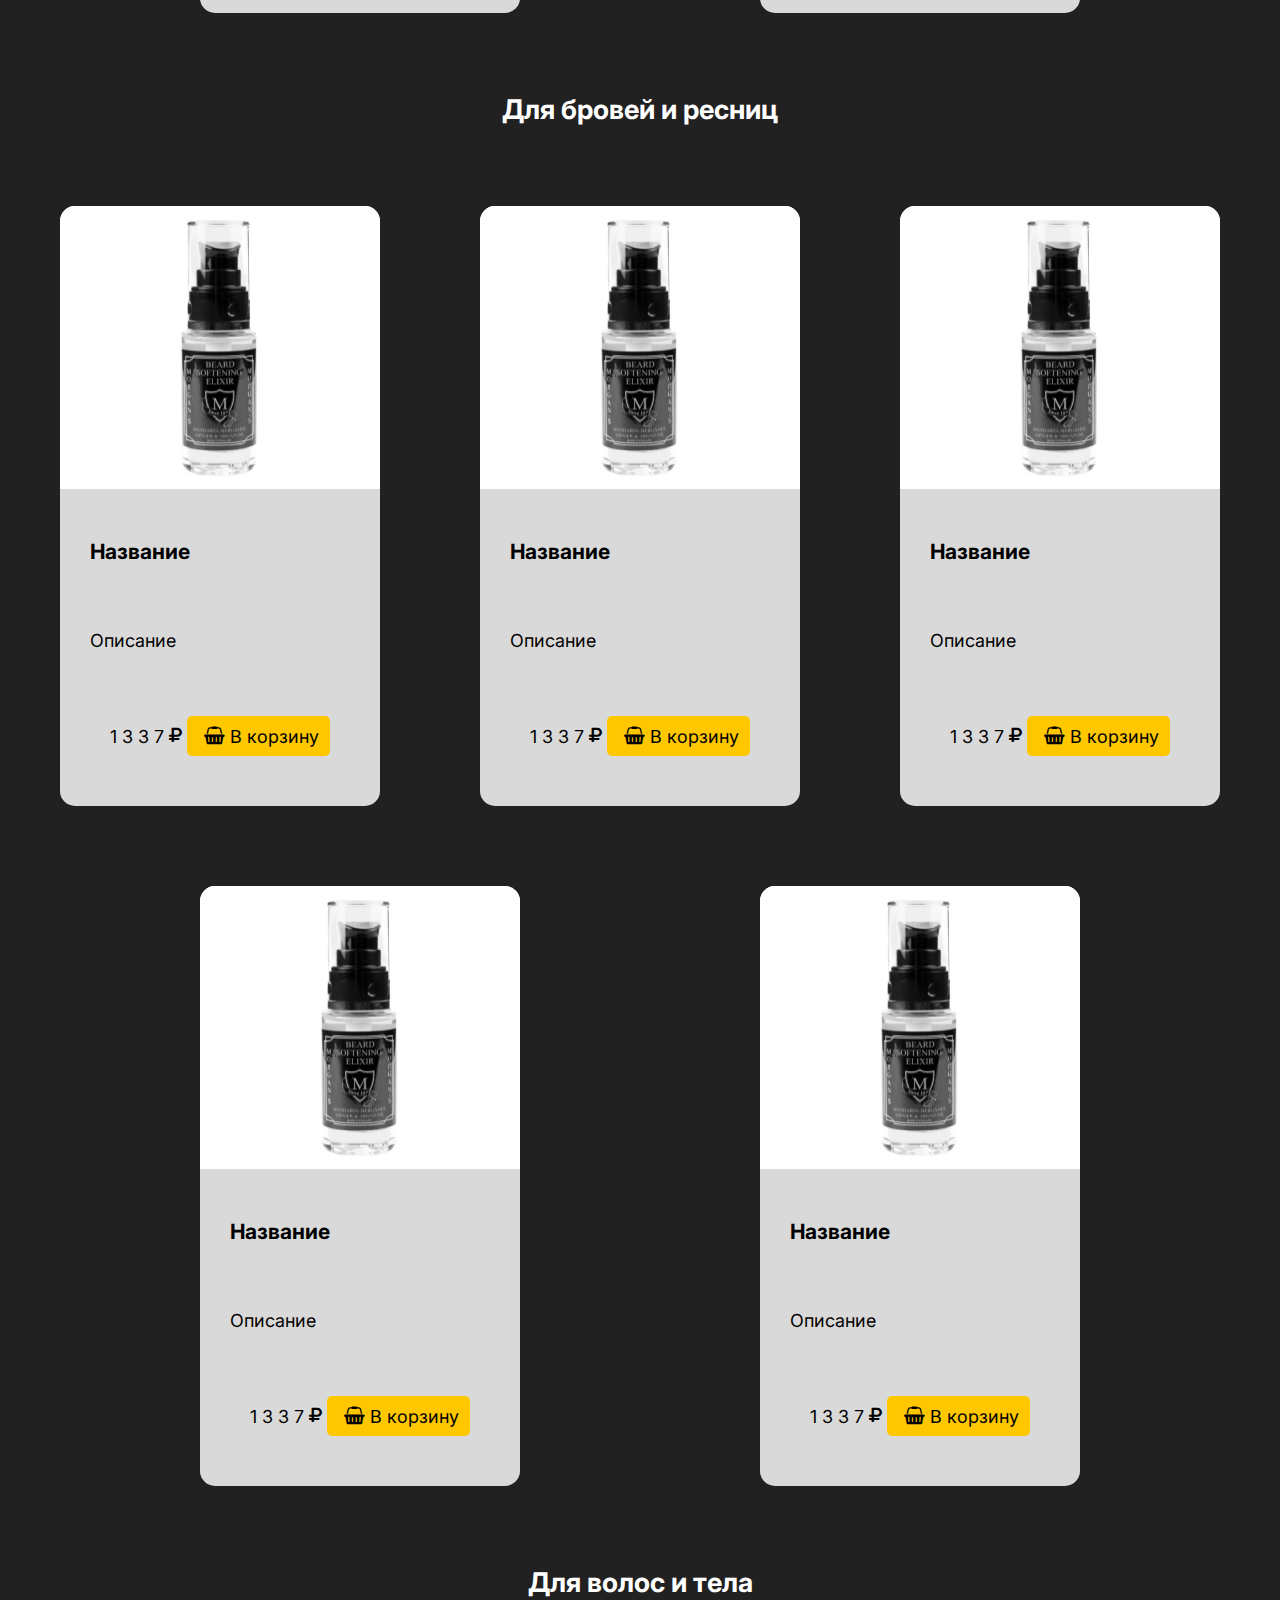
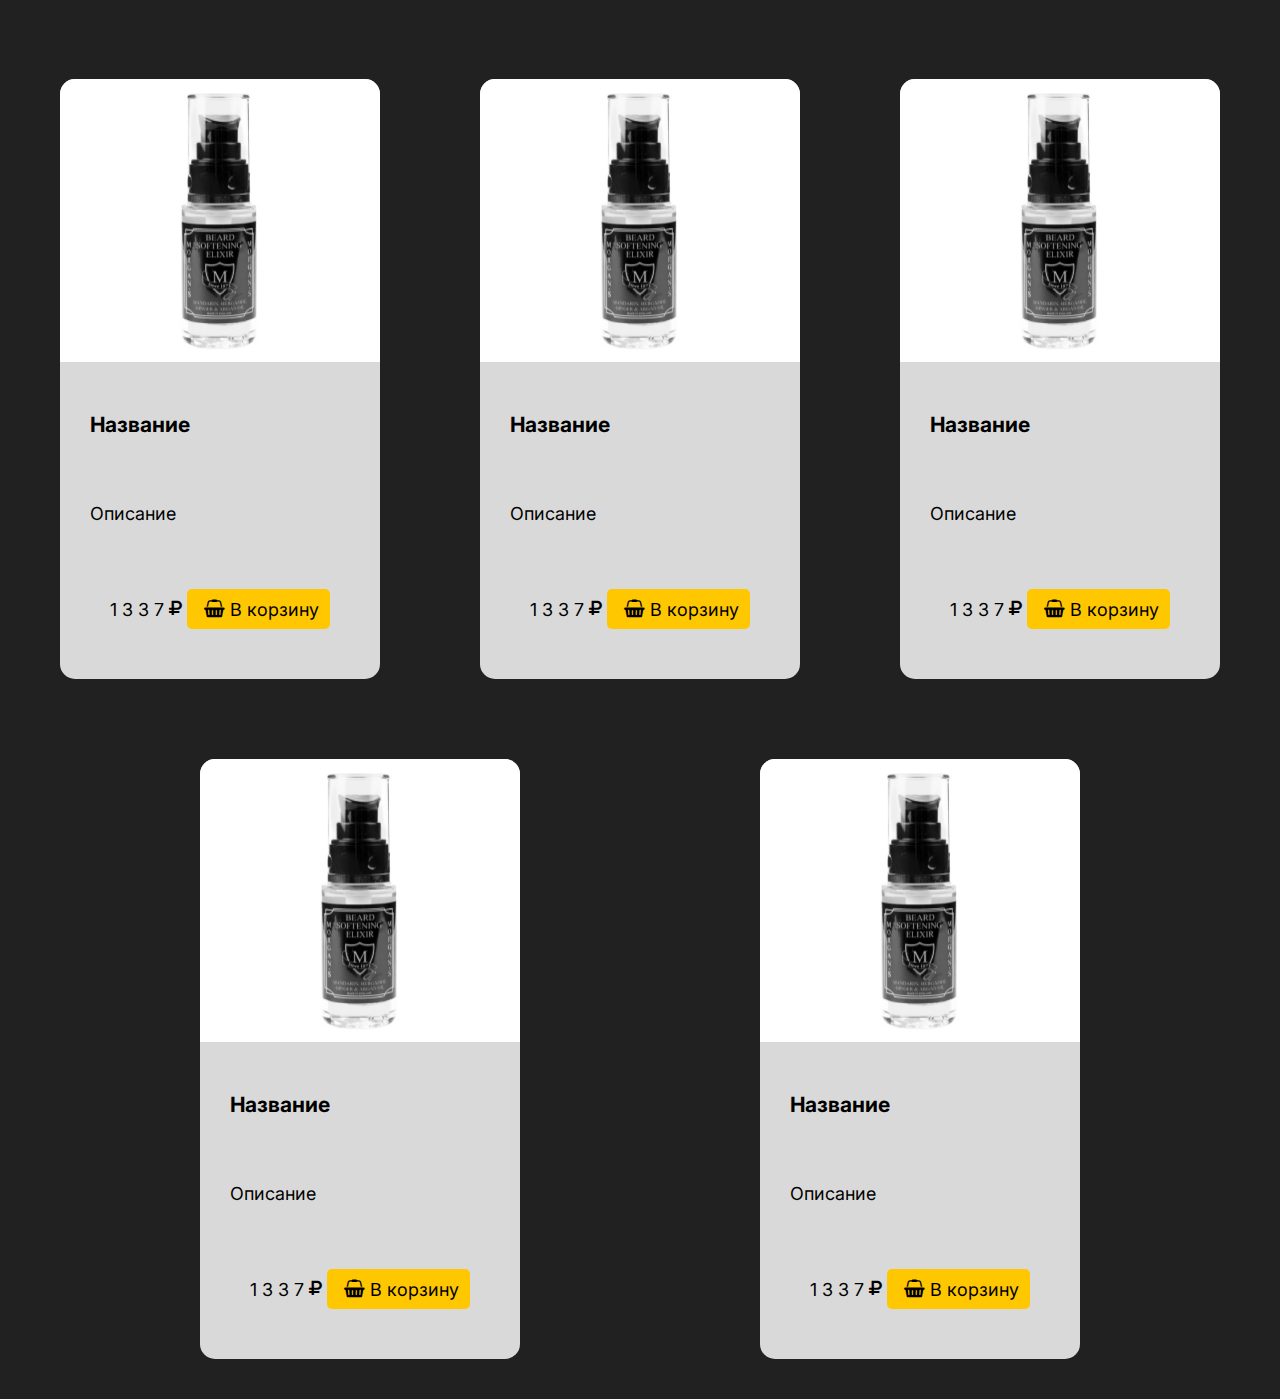
<file: services/index.html>
<!DOCTYPE html>
<html lang="en">
<head>
    <meta charset="UTF-8">
    <meta http-equiv="X-UA-Compatible" content="IE=edge">
    <meta name="viewport" content="width=device-width, initial-scale=1.0, viewport-fit=cover">
    <title>Главная</title>
    <link rel="stylesheet" href="styles/styles.css">
    <link rel="stylesheet" href="fonts/font-awesome-4.7.0/css/font-awesome.min.css">
    <script src="scripts/index.js"></script>
</head>
<body>
    <!--place for navbar-->
    <nav class="navbar" id="nb">
        <div class="navbar__logo">
            <p data-word="KENT">KENT</p>
        </div>
        <div class="navbar__elements">
            <a href="../index.html">Главная</a>
            <a href="">Контакты</a>
            <a href="">Портфолио</a>
            <div class="navbar_combined-btn">
                <a href="">Косметика</a>
                <a href=""><i class="fa fa-shopping-basket" aria-hidden="true"></i><span>0</span></a><!--ссылка на корзину-->
            </div>
            <div class="navbar_combined-btn">
                <a href="">Услуги</a>
                <a href=""><i class="fa fa-book" aria-hidden="true"></i><span>0</span></a><!--ссылка на записи-->
            </div>
        </div>
    </nav>
    <header>
        <h1>Наша косметика</h1>
        <div class="categories">
            <a href="#for-beard">Для бороды</a>
            <a href="#for-shaving">Для бритья</a>
            <a href="#after-shaving">После бритья</a>
            <a href="#for-styling">Для укладки/стайлинг</a>
            <a href="#for-brows">Для бровей и ресниц</a>
            <a href="#for-hair">Для волос и тела</a>
        </div>
    </header>
    <main>
        <!--category-->
        <h2 id="for-beard">Для бороды</h2>
        <div class="category">
            <figure class="item">
                <img src="images/item.png" alt="no images?">
                <figcaption>
                    <h3>Название</h3>
                    <p>Описание</p>
                    <div class="price-btn">
                        <p class="price">1337<i class="fa fa-rub" aria-hidden="true"></i></p>
                        <a href=""><i class="fa fa-shopping-basket" aria-hidden="true"></i>В корзину</a>
                    </div>
                </figcaption>
            </figure>
            <figure class="item">
                <img src="images/item.png" alt="no images?">
                <figcaption>
                    <h3>Название</h3>
                    <p>Описание</p>
                    <div class="price-btn">
                        <p class="price">1337<i class="fa fa-rub" aria-hidden="true"></i></p>
                        <a href=""><i class="fa fa-shopping-basket" aria-hidden="true"></i>В корзину</a>
                    </div>
                </figcaption>
            </figure>
            <figure class="item">
                <img src="images/item.png" alt="no images?">
                <figcaption>
                    <h3>Название</h3>
                    <p>Описание</p>
                    <div class="price-btn">
                        <p class="price">1337<i class="fa fa-rub" aria-hidden="true"></i></p>
                        <a href=""><i class="fa fa-shopping-basket" aria-hidden="true"></i>В корзину</a>
                    </div>
                </figcaption>
            </figure>
            <figure class="item">
                <img src="images/item.png" alt="no images?">
                <figcaption>
                    <h3>Название</h3>
                    <p>Описание</p>
                    <div class="price-btn">
                        <p class="price">1337<i class="fa fa-rub" aria-hidden="true"></i></p>
                        <a href=""><i class="fa fa-shopping-basket" aria-hidden="true"></i>В корзину</a>
                    </div>
                </figcaption>
            </figure>
            <figure class="item">
                <img src="images/item.png" alt="no images?">
                <figcaption>
                    <h3>Название</h3>
                    <p>Описание</p>
                    <div class="price-btn">
                        <p class="price">1337<i class="fa fa-rub" aria-hidden="true"></i></p>
                        <a href=""><i class="fa fa-shopping-basket" aria-hidden="true"></i>В корзину</a>
                    </div>
                </figcaption>
            </figure>
        </div>
        <!--category-->
        <h2 id="for-shaving">Для бритья</h2>
        <div class="category">
            <figure class="item">
                <img src="images/item.png" alt="no images?">
                <figcaption>
                    <h3>Название</h3>
                    <p>Описание</p>
                    <div class="price-btn">
                        <p class="price">1337<i class="fa fa-rub" aria-hidden="true"></i></p>
                        <a href=""><i class="fa fa-shopping-basket" aria-hidden="true"></i>В корзину</a>
                    </div>
                </figcaption>
            </figure>
            <figure class="item">
                <img src="images/item.png" alt="no images?">
                <figcaption>
                    <h3>Название</h3>
                    <p>Описание</p>
                    <div class="price-btn">
                        <p class="price">1337<i class="fa fa-rub" aria-hidden="true"></i></p>
                        <a href=""><i class="fa fa-shopping-basket" aria-hidden="true"></i>В корзину</a>
                    </div>
                </figcaption>
            </figure>
            <figure class="item">
                <img src="images/item.png" alt="no images?">
                <figcaption>
                    <h3>Название</h3>
                    <p>Описание</p>
                    <div class="price-btn">
                        <p class="price">1337<i class="fa fa-rub" aria-hidden="true"></i></p>
                        <a href=""><i class="fa fa-shopping-basket" aria-hidden="true"></i>В корзину</a>
                    </div>
                </figcaption>
            </figure>
            <figure class="item">
                <img src="images/item.png" alt="no images?">
                <figcaption>
                    <h3>Название</h3>
                    <p>Описание</p>
                    <div class="price-btn">
                        <p class="price">1337<i class="fa fa-rub" aria-hidden="true"></i></p>
                        <a href=""><i class="fa fa-shopping-basket" aria-hidden="true"></i>В корзину</a>
                    </div>
                </figcaption>
            </figure>
            <figure class="item">
                <img src="images/item.png" alt="no images?">
                <figcaption>
                    <h3>Название</h3>
                    <p>Описание</p>
                    <div class="price-btn">
                        <p class="price">1337<i class="fa fa-rub" aria-hidden="true"></i></p>
                        <a href=""><i class="fa fa-shopping-basket" aria-hidden="true"></i>В корзину</a>
                    </div>
                </figcaption>
            </figure>
        </div>
        <!--category-->
        <h2 id="after-shaving">После бритья</h2>
        <div class="category">
            <figure class="item">
                <img src="images/item.png" alt="no images?">
                <figcaption>
                    <h3>Название</h3>
                    <p>Описание</p>
                    <div class="price-btn">
                        <p class="price">1337<i class="fa fa-rub" aria-hidden="true"></i></p>
                        <a href=""><i class="fa fa-shopping-basket" aria-hidden="true"></i>В корзину</a>
                    </div>
                </figcaption>
            </figure>
            <figure class="item">
                <img src="images/item.png" alt="no images?">
                <figcaption>
                    <h3>Название</h3>
                    <p>Описание</p>
                    <div class="price-btn">
                        <p class="price">1337<i class="fa fa-rub" aria-hidden="true"></i></p>
                        <a href=""><i class="fa fa-shopping-basket" aria-hidden="true"></i>В корзину</a>
                    </div>
                </figcaption>
            </figure>
            <figure class="item">
                <img src="images/item.png" alt="no images?">
                <figcaption>
                    <h3>Название</h3>
                    <p>Описание</p>
                    <div class="price-btn">
                        <p class="price">1337<i class="fa fa-rub" aria-hidden="true"></i></p>
                        <a href=""><i class="fa fa-shopping-basket" aria-hidden="true"></i>В корзину</a>
                    </div>
                </figcaption>
            </figure>
            <figure class="item">
                <img src="images/item.png" alt="no images?">
                <figcaption>
                    <h3>Название</h3>
                    <p>Описание</p>
                    <div class="price-btn">
                        <p class="price">1337<i class="fa fa-rub" aria-hidden="true"></i></p>
                        <a href=""><i class="fa fa-shopping-basket" aria-hidden="true"></i>В корзину</a>
                    </div>
                </figcaption>
            </figure>
            <figure class="item">
                <img src="images/item.png" alt="no images?">
                <figcaption>
                    <h3>Название</h3>
                    <p>Описание</p>
                    <div class="price-btn">
                        <p class="price">1337<i class="fa fa-rub" aria-hidden="true"></i></p>
                        <a href=""><i class="fa fa-shopping-basket" aria-hidden="true"></i>В корзину</a>
                    </div>
                </figcaption>
            </figure>
        </div>
        <!--category-->
        <h2 id="for-styling">Для укладки/стайлинг</h2>
        <div class="category">
            <figure class="item">
                <img src="images/item.png" alt="no images?">
                <figcaption>
                    <h3>Название</h3>
                    <p>Описание</p>
                    <div class="price-btn">
                        <p class="price">1337<i class="fa fa-rub" aria-hidden="true"></i></p>
                        <a href=""><i class="fa fa-shopping-basket" aria-hidden="true"></i>В корзину</a>
                    </div>
                </figcaption>
            </figure>
            <figure class="item">
                <img src="images/item.png" alt="no images?">
                <figcaption>
                    <h3>Название</h3>
                    <p>Описание</p>
                    <div class="price-btn">
                        <p class="price">1337<i class="fa fa-rub" aria-hidden="true"></i></p>
                        <a href=""><i class="fa fa-shopping-basket" aria-hidden="true"></i>В корзину</a>
                    </div>
                </figcaption>
            </figure>
            <figure class="item">
                <img src="images/item.png" alt="no images?">
                <figcaption>
                    <h3>Название</h3>
                    <p>Описание</p>
                    <div class="price-btn">
                        <p class="price">1337<i class="fa fa-rub" aria-hidden="true"></i></p>
                        <a href=""><i class="fa fa-shopping-basket" aria-hidden="true"></i>В корзину</a>
                    </div>
                </figcaption>
            </figure>
            <figure class="item">
                <img src="images/item.png" alt="no images?">
                <figcaption>
                    <h3>Название</h3>
                    <p>Описание</p>
                    <div class="price-btn">
                        <p class="price">1337<i class="fa fa-rub" aria-hidden="true"></i></p>
                        <a href=""><i class="fa fa-shopping-basket" aria-hidden="true"></i>В корзину</a>
                    </div>
                </figcaption>
            </figure>
            <figure class="item">
                <img src="images/item.png" alt="no images?">
                <figcaption>
                    <h3>Название</h3>
                    <p>Описание</p>
                    <div class="price-btn">
                        <p class="price">1337<i class="fa fa-rub" aria-hidden="true"></i></p>
                        <a href=""><i class="fa fa-shopping-basket" aria-hidden="true"></i>В корзину</a>
                    </div>
                </figcaption>
            </figure>
        </div>
        <!--category-->
        <h2 id="for-brows">Для бровей и ресниц</h2>
        <div class="category">
            <figure class="item">
                <img src="images/item.png" alt="no images?">
                <figcaption>
                    <h3>Название</h3>
                    <p>Описание</p>
                    <div class="price-btn">
                        <p class="price">1337<i class="fa fa-rub" aria-hidden="true"></i></p>
                        <a href=""><i class="fa fa-shopping-basket" aria-hidden="true"></i>В корзину</a>
                    </div>
                </figcaption>
            </figure>
            <figure class="item">
                <img src="images/item.png" alt="no images?">
                <figcaption>
                    <h3>Название</h3>
                    <p>Описание</p>
                    <div class="price-btn">
                        <p class="price">1337<i class="fa fa-rub" aria-hidden="true"></i></p>
                        <a href=""><i class="fa fa-shopping-basket" aria-hidden="true"></i>В корзину</a>
                    </div>
                </figcaption>
            </figure>
            <figure class="item">
                <img src="images/item.png" alt="no images?">
                <figcaption>
                    <h3>Название</h3>
                    <p>Описание</p>
                    <div class="price-btn">
                        <p class="price">1337<i class="fa fa-rub" aria-hidden="true"></i></p>
                        <a href=""><i class="fa fa-shopping-basket" aria-hidden="true"></i>В корзину</a>
                    </div>
                </figcaption>
            </figure>
            <figure class="item">
                <img src="images/item.png" alt="no images?">
                <figcaption>
                    <h3>Название</h3>
                    <p>Описание</p>
                    <div class="price-btn">
                        <p class="price">1337<i class="fa fa-rub" aria-hidden="true"></i></p>
                        <a href=""><i class="fa fa-shopping-basket" aria-hidden="true"></i>В корзину</a>
                    </div>
                </figcaption>
            </figure>
            <figure class="item">
                <img src="images/item.png" alt="no images?">
                <figcaption>
                    <h3>Название</h3>
                    <p>Описание</p>
                    <div class="price-btn">
                        <p class="price">1337<i class="fa fa-rub" aria-hidden="true"></i></p>
                        <a href=""><i class="fa fa-shopping-basket" aria-hidden="true"></i>В корзину</a>
                    </div>
                </figcaption>
            </figure>
        </div>
        <!--category-->
        <h2 id="for-hair">Для волос и тела</h2>
        <div class="category">
            <figure class="item">
                <img src="images/item.png" alt="no images?">
                <figcaption>
                    <h3>Название</h3>
                    <p>Описание</p>
                    <div class="price-btn">
                        <p class="price">1337<i class="fa fa-rub" aria-hidden="true"></i></p>
                        <a href=""><i class="fa fa-shopping-basket" aria-hidden="true"></i>В корзину</a>
                    </div>
                </figcaption>
            </figure>
            <figure class="item">
                <img src="images/item.png" alt="no images?">
                <figcaption>
                    <h3>Название</h3>
                    <p>Описание</p>
                    <div class="price-btn">
                        <p class="price">1337<i class="fa fa-rub" aria-hidden="true"></i></p>
                        <a href=""><i class="fa fa-shopping-basket" aria-hidden="true"></i>В корзину</a>
                    </div>
                </figcaption>
            </figure>
            <figure class="item">
                <img src="images/item.png" alt="no images?">
                <figcaption>
                    <h3>Название</h3>
                    <p>Описание</p>
                    <div class="price-btn">
                        <p class="price">1337<i class="fa fa-rub" aria-hidden="true"></i></p>
                        <a href=""><i class="fa fa-shopping-basket" aria-hidden="true"></i>В корзину</a>
                    </div>
                </figcaption>
            </figure>
            <figure class="item">
                <img src="images/item.png" alt="no images?">
                <figcaption>
                    <h3>Название</h3>
                    <p>Описание</p>
                    <div class="price-btn">
                        <p class="price">1337<i class="fa fa-rub" aria-hidden="true"></i></p>
                        <a href=""><i class="fa fa-shopping-basket" aria-hidden="true"></i>В корзину</a>
                    </div>
                </figcaption>
            </figure>
            <figure class="item">
                <img src="images/item.png" alt="no images?">
                <figcaption>
                    <h3>Название</h3>
                    <p>Описание</p>
                    <div class="price-btn">
                        <p class="price">1337<i class="fa fa-rub" aria-hidden="true"></i></p>
                        <a href=""><i class="fa fa-shopping-basket" aria-hidden="true"></i>В корзину</a>
                    </div>
                </figcaption>
            </figure>
        </div>
    </main>
</body>
</html>
</file>
<file: styles/styles.css>
@import url("https://fonts.googleapis.com/css2?family=Inter:wght@400;500;700&display=swap");
* {
  margin: 0;
  padding: 0;
}

html {
  font-size: 18px;
  font-family: "Inter", sans-serif;
}

body {
  width: 100%;
  height: 100vh;
  overflow: hidden;
  background-color: rgb(33, 33, 33);
}
body .navbar {
  z-index: 10;
  width: 100%;
  display: flex;
  flex-direction: row;
  justify-content: space-between;
  height: 110px;
  color: white;
  position: fixed;
  transition: 0.5s;
  background-color: rgba(0, 0, 0, 0.238);
}
body .navbar .navbar__logo {
  font-size: 3.6rem;
  font-weight: 700;
  letter-spacing: 10px;
  display: flex;
  flex-direction: column;
  justify-content: center;
  padding: 0 150px;
}
body .navbar .navbar__logo p {
  position: relative;
  visibility: hidden;
}
body .navbar .navbar__logo p::before, body .navbar .navbar__logo p::after {
  visibility: visible;
  content: attr(data-word);
  position: absolute;
  top: 0;
  right: 0;
  bottom: 0;
  left: 0;
  transition: transform 0.5s;
}
body .navbar .navbar__logo p::before {
  -webkit-clip-path: polygon(0 0, 100% 0%, 100% 37%, 0 65%);
          clip-path: polygon(0 0, 100% 0%, 100% 37%, 0 65%);
  will-change: transform;
  transform: translatex(-0.13rem);
}
body .navbar .navbar__logo p::after {
  -webkit-clip-path: polygon(0% 100%, 100% 100%, 100% 39%, 0 67%);
          clip-path: polygon(0% 100%, 100% 100%, 100% 39%, 0 67%);
  transform: translatex(0.13rem);
}
body .navbar .navbar__logo p:hover::before, body .navbar .navbar__logo p:hover::after {
  transform: translatex(0) translatez(0);
}
body .navbar .navbar__elements {
  width: 100%;
  display: flex;
  flex-direction: row;
  justify-content: space-between;
  padding: 0 50px;
  font-weight: 500;
  letter-spacing: 1px;
  font-size: 1rem;
  text-transform: uppercase;
}
body .navbar .navbar__elements a {
  margin: auto 0;
  padding: 10px;
  text-decoration: none;
  transition: 0.5s;
  color: white;
}
body .navbar .navbar__elements a:visited {
  color: white;
}
body .navbar .navbar__elements a:hover {
  color: rgb(100, 100, 100);
}
body .navbar .navbar__elements .navbar_combined-btn {
  display: flex;
  flex-direction: row;
  justify-content: center;
  font-weight: 500;
  letter-spacing: 2px;
  text-transform: uppercase;
}
body .navbar .navbar__elements .navbar_combined-btn a {
  display: block;
  background-color: white;
  height: 20px;
  color: black;
}
body .navbar .navbar__elements .navbar_combined-btn a:visited {
  color: black;
}
body .navbar .navbar__elements .navbar_combined-btn a:hover {
  background-color: rgb(181, 181, 181);
}
body .navbar .navbar__elements .navbar_combined-btn a:first-child {
  border-radius: 25px 0 0 25px;
  padding: 15px 5px 15px 15px;
  border-right: 1px solid black;
}
body .navbar .navbar__elements .navbar_combined-btn a:last-child {
  border-radius: 0 25px 25px 0;
  display: flex;
  flex-direction: row;
  flex-wrap: nowrap;
  padding: 15px 15px 15px 5px;
  border-left: 1px solid black;
}
body main {
  height: 100%;
}
body main .buttons {
  position: fixed;
  top: 10vh;
  z-index: 10;
  display: flex;
  flex-direction: column;
  align-items: center;
  justify-content: flex-end;
  height: 80vh;
  width: 100%;
}
body main .buttons .buttons__background-reg {
  width: 300px;
  height: 40px;
  display: flex;
  margin-bottom: 20px;
}
body main .buttons .buttons__background-reg .buttons__registration {
  background-color: rgb(255, 199, 0);
  width: 100%;
  display: flex;
  justify-content: center;
  align-items: center;
  text-decoration: none;
  color: black;
  border-radius: 5px;
  letter-spacing: 2px;
  font-weight: 500;
  font-size: 1.5rem;
  transition: 0.5s;
}
body main .buttons .buttons__background-reg .buttons__registration:visited {
  color: black;
}
body main .buttons .buttons__background-reg .buttons__registration:hover {
  box-shadow: 1px 1px 1px black, -1px -1px 1px black;
}
body main .buttons .buttons__background-reg .buttons__registration:active {
  background-color: rgb(205, 161, 0);
}
body main .buttons .buttons__background-auth {
  width: 300px;
  height: 40px;
  display: flex;
}
body main .buttons .buttons__background-auth .buttons__authorization {
  width: 100%;
  display: flex;
  justify-content: center;
  align-items: center;
  text-decoration: none;
  background-color: rgba(0, 0, 0, 0);
  color: rgb(255, 255, 255);
  border: 1px solid white;
  border-radius: 5px;
  letter-spacing: 2px;
  font-weight: 500;
  font-size: 1.5rem;
  transition: 0.5s;
}
body main .buttons .buttons__background-auth .buttons__authorization:visited {
  color: rgb(255, 255, 255);
}
body main .buttons .buttons__background-auth .buttons__authorization:hover {
  box-shadow: 1px 1px 1px rgb(255, 255, 255), -1px -1px 1px rgb(255, 255, 255);
}
body main .buttons .buttons__background-auth .buttons__authorization:active {
  background-color: rgba(0, 0, 0, 0.236);
}
body main .slides {
  z-index: 0;
  width: 100%;
  height: 100%;
  display: block;
  margin: 0 auto;
  position: relative;
}
body main .slides * {
  user-select: none;
  -ms-user-select: none;
  -moz-user-select: none;
  -khtml-user-select: none;
  -webkit-user-select: none;
  -webkit-touch-callout: none;
}
body main .slides input {
  display: none;
}
body main .slides .slide-container {
  display: block;
}
body main .slides .slide-container .slide {
  top: 0;
  opacity: 0;
  width: 100%;
  height: 100%;
  display: block;
  position: absolute;
  transform: scale(0);
  transition: all 0.7s ease-in-out;
}
body main .slides .slide-container .slide img {
  width: 100%;
  height: auto;
  -o-object-fit: cover;
     object-fit: cover;
}
body main .slides input:checked + .slide-container .slide {
  opacity: 1;
  transform: scale(1);
  transition: opacity 1s ease-in-out;
}
body main .slides .nav-dots {
  width: 100%;
  bottom: 9px;
  height: 11px;
  display: block;
  position: absolute;
  text-align: center;
}
body main .slides .nav-dots .nav-dot {
  top: -5px;
  width: 11px;
  height: 11px;
  margin: 0 4px;
  position: relative;
  border-radius: 100%;
  display: inline-block;
  background-color: rgba(255, 255, 255, 0.6);
}
body main .slides .nav-dots .nav-dot:hover {
  cursor: pointer;
  background-color: rgba(255, 255, 255, 0.8);
}
body main .slides input#img-1:checked ~ .nav-dots label#img-dot-1,
body main .slides input#img-2:checked ~ .nav-dots label#img-dot-2,
body main .slides input#img-3:checked ~ .nav-dots label#img-dot-3,
body main .slides input#img-4:checked ~ .nav-dots label#img-dot-4,
body main .slides input#img-5:checked ~ .nav-dots label#img-dot-5,
body main .slides input#img-6:checked ~ .nav-dots label#img-dot-6 {
  background: rgba(255, 255, 255, 0.8);
}/*# sourceMappingURL=styles.css.map */
</file>
<file: authorization/styles/styles.css>
@import url("https://fonts.googleapis.com/css2?family=Inter:wght@400;500;700&display=swap");
* {
  margin: 0;
  padding: 0;
}

html {
  font-size: 18px;
  font-family: "Inter", sans-serif;
}

body {
  width: 100%;
  overflow-x: hidden;
  background-color: rgb(33, 33, 33);
}
body .navbar {
  z-index: 10;
  width: 100%;
  display: flex;
  flex-direction: row;
  justify-content: space-between;
  height: 110px;
  color: white;
  position: fixed;
  top: 0;
  transition: 0.5s;
  background-color: rgba(0, 0, 0, 0.238);
}
body .navbar .navbar__logo {
  font-size: 3.6rem;
  font-weight: 700;
  letter-spacing: 10px;
  display: flex;
  flex-direction: column;
  justify-content: center;
  padding: 0 150px;
}
body .navbar .navbar__logo p {
  position: relative;
  visibility: hidden;
}
body .navbar .navbar__logo p::before, body .navbar .navbar__logo p::after {
  visibility: visible;
  content: attr(data-word);
  position: absolute;
  top: 0;
  right: 0;
  bottom: 0;
  left: 0;
  transition: transform 0.5s;
}
body .navbar .navbar__logo p::before {
  -webkit-clip-path: polygon(0 0, 100% 0%, 100% 37%, 0 65%);
          clip-path: polygon(0 0, 100% 0%, 100% 37%, 0 65%);
  will-change: transform;
  transform: translatex(-0.13rem);
}
body .navbar .navbar__logo p::after {
  -webkit-clip-path: polygon(0% 100%, 100% 100%, 100% 39%, 0 67%);
          clip-path: polygon(0% 100%, 100% 100%, 100% 39%, 0 67%);
  transform: translatex(0.13rem);
}
body .navbar .navbar__logo p:hover::before, body .navbar .navbar__logo p:hover::after {
  transform: translatex(0) translatez(0);
}
body .navbar .navbar__elements {
  width: 100%;
  display: flex;
  flex-direction: row;
  justify-content: space-between;
  padding: 0 50px;
  font-weight: 500;
  letter-spacing: 1px;
  font-size: 1rem;
  text-transform: uppercase;
}
body .navbar .navbar__elements a {
  margin: auto 0;
  padding: 10px;
  text-decoration: none;
  transition: 0.5s;
  color: white;
}
body .navbar .navbar__elements a:visited {
  color: white;
}
body .navbar .navbar__elements a:hover {
  color: rgb(100, 100, 100);
}
body .navbar .navbar__elements .navbar_combined-btn {
  display: flex;
  flex-direction: row;
  justify-content: center;
  font-weight: 500;
  letter-spacing: 2px;
  text-transform: uppercase;
}
body .navbar .navbar__elements .navbar_combined-btn a {
  display: block;
  background-color: white;
  height: 20px;
  color: black;
}
body .navbar .navbar__elements .navbar_combined-btn a:visited {
  color: black;
}
body .navbar .navbar__elements .navbar_combined-btn a:hover {
  background-color: rgb(181, 181, 181);
}
body .navbar .navbar__elements .navbar_combined-btn a:first-child {
  border-radius: 25px 0 0 25px;
  padding: 15px 5px 15px 15px;
  border-right: 1px solid black;
}
body .navbar .navbar__elements .navbar_combined-btn a:last-child {
  border-radius: 0 25px 25px 0;
  display: flex;
  flex-direction: row;
  flex-wrap: nowrap;
  padding: 15px 15px 15px 5px;
  border-left: 1px solid black;
}
body header {
  margin-top: 200px;
  margin-bottom: 50px;
  display: flex;
  justify-content: center;
  font-size: 1.4rem;
  color: white;
}
body main {
  display: flex;
  flex-direction: column;
  align-items: center;
  margin: 100px auto;
  color: white;
  width: 100%;
}
body main .form {
  width: 500px;
}
body main .form form {
  height: 100%;
  width: 100%;
  display: flex;
  flex-direction: column;
}
body main .form form input {
  height: 50px;
  border-radius: 5px;
  margin: 10px 0;
  padding: 0 15px;
  font-size: 1.2rem;
  font-weight: 700;
}
body main .form form input::-moz-placeholder {
  font-size: 1.2rem;
  font-weight: 700;
}
body main .form form input::placeholder {
  font-size: 1.2rem;
  font-weight: 700;
}
body main .form form button {
  height: 50px;
  border-radius: 5px;
  margin: 10px 0;
  padding: 0 15px;
  font-size: 1.2rem;
  font-weight: 700;
  width: 50%;
  background-color: rgb(255, 199, 0);
  font-size: 1.2rem;
  margin: 10px auto;
  font-weight: 700;
}
body main .form a {
  display: flex;
  flex-direction: column;
  align-items: center;
  color: white;
  text-decoration: none;
  margin: 15px 0;
  transition: 0.5s;
}
body main .form a:hover {
  color: rgb(181, 181, 181);
}
body main .form a:active {
  color: white;
}/*# sourceMappingURL=styles.css.map */
</file>
<file: basket/styles/styles.css>
@import url("https://fonts.googleapis.com/css2?family=Inter:wght@400;500;700&display=swap");
* {
  margin: 0;
  padding: 0;
}

html {
  font-size: 18px;
  font-family: "Inter", sans-serif;
}

body {
  width: 100%;
  overflow-x: hidden;
  background-color: rgb(33, 33, 33);
}
body .navbar {
  z-index: 10;
  width: 100%;
  display: flex;
  flex-direction: row;
  justify-content: space-between;
  height: 110px;
  color: white;
  position: fixed;
  top: 0;
  transition: 0.5s;
  background-color: rgba(0, 0, 0, 0.238);
}
body .navbar .navbar__logo {
  font-size: 3.6rem;
  font-weight: 700;
  letter-spacing: 10px;
  display: flex;
  flex-direction: column;
  justify-content: center;
  padding: 0 150px;
}
body .navbar .navbar__logo p {
  position: relative;
  visibility: hidden;
}
body .navbar .navbar__logo p::before, body .navbar .navbar__logo p::after {
  visibility: visible;
  content: attr(data-word);
  position: absolute;
  top: 0;
  right: 0;
  bottom: 0;
  left: 0;
  transition: transform 0.5s;
}
body .navbar .navbar__logo p::before {
  -webkit-clip-path: polygon(0 0, 100% 0%, 100% 37%, 0 65%);
          clip-path: polygon(0 0, 100% 0%, 100% 37%, 0 65%);
  will-change: transform;
  transform: translatex(-0.13rem);
}
body .navbar .navbar__logo p::after {
  -webkit-clip-path: polygon(0% 100%, 100% 100%, 100% 39%, 0 67%);
          clip-path: polygon(0% 100%, 100% 100%, 100% 39%, 0 67%);
  transform: translatex(0.13rem);
}
body .navbar .navbar__logo p:hover::before, body .navbar .navbar__logo p:hover::after {
  transform: translatex(0) translatez(0);
}
body .navbar .navbar__elements {
  width: 100%;
  display: flex;
  flex-direction: row;
  justify-content: space-between;
  padding: 0 50px;
  font-weight: 500;
  letter-spacing: 1px;
  font-size: 1rem;
  text-transform: uppercase;
}
body .navbar .navbar__elements a {
  margin: auto 0;
  padding: 10px;
  text-decoration: none;
  transition: 0.5s;
  color: white;
}
body .navbar .navbar__elements a:visited {
  color: white;
}
body .navbar .navbar__elements a:hover {
  color: rgb(100, 100, 100);
}
body .navbar .navbar__elements .navbar_combined-btn {
  display: flex;
  flex-direction: row;
  justify-content: center;
  font-weight: 500;
  letter-spacing: 2px;
  text-transform: uppercase;
}
body .navbar .navbar__elements .navbar_combined-btn a {
  display: block;
  background-color: white;
  height: 20px;
  color: black;
}
body .navbar .navbar__elements .navbar_combined-btn a:visited {
  color: black;
}
body .navbar .navbar__elements .navbar_combined-btn a:hover {
  background-color: rgb(181, 181, 181);
}
body .navbar .navbar__elements .navbar_combined-btn a:first-child {
  border-radius: 25px 0 0 25px;
  padding: 15px 5px 15px 15px;
  border-right: 1px solid black;
}
body .navbar .navbar__elements .navbar_combined-btn a:last-child {
  border-radius: 0 25px 25px 0;
  display: flex;
  flex-direction: row;
  flex-wrap: nowrap;
  padding: 15px 15px 15px 5px;
  border-left: 1px solid black;
}
body header {
  margin-top: 200px;
  display: flex;
  justify-content: center;
  font-size: 1.4rem;
  color: white;
}
body main {
  display: flex;
  flex-direction: column;
  margin: 0 auto;
  color: white;
  margin-top: 200px;
  width: 80%;
}
body main .basket_item {
  display: flex;
  flex-direction: row;
  width: 100%;
  height: 200px;
  justify-content: space-evenly;
  border-top: 1px solid white;
  border-bottom: 1px solid white;
  font-size: 1.2rem;
}
body main .basket_item .price_per_piece {
  display: flex;
  flex-direction: row;
  justify-content: space-evenly;
}
body main .basket_item .quantity {
  display: flex;
  flex-direction: row;
  justify-content: space-around;
  margin: 15px auto;
}
body main .basket_item .quantity p {
  margin: auto 10px;
}
body main .basket_item .final_price {
  display: flex;
  flex-direction: row;
  justify-content: space-around;
  margin-right: 10px;
}
body main .basket_item img {
  width: 130px;
  height: 130px;
  margin: auto auto;
}
body main .basket_item p {
  margin: auto auto;
}
body main .basket_item p .fa-times {
  margin: auto auto 0px 15px;
  font-size: 3rem;
}
body main .basket_item p .fa-rub {
  margin-left: 10px;
}
body main .price-btn {
  display: flex;
  flex-direction: row;
  justify-content: flex-end;
  margin: 100px 100px 100px 20px;
}
body main .price-btn p {
  letter-spacing: 5px;
  align-items: center;
  display: flex;
  justify-content: center;
  border: 1px solid white;
  border-radius: 15px;
  width: 300px;
  height: 80px;
  font-size: 1.8rem;
}
body main .price-btn a {
  background-color: rgb(255, 199, 0);
  color: black;
  text-decoration: none;
  width: 300px;
  height: 80px;
  display: flex;
  flex-direction: row;
  justify-content: center;
  align-items: center;
  border-radius: 5px;
  font-size: 1.8rem;
}
body main .price-btn a:visited {
  color: black;
}
body main .price-btn a:hover {
  box-shadow: 1px 1px 1px black, -1px -1px 1px black;
}
body main .price-btn a:active {
  background-color: rgb(205, 161, 0);
}
body main .price-btn a i {
  margin: 0 5px;
}/*# sourceMappingURL=styles.css.map */
</file>
<file: cart/styles/styles.css>
@import url("https://fonts.googleapis.com/css2?family=Inter:wght@400;500;700&display=swap");
* {
  margin: 0;
  padding: 0;
}

html {
  font-size: 18px;
  font-family: "Inter", sans-serif;
}

body {
  width: 100%;
  overflow-x: hidden;
  background-color: rgb(33, 33, 33);
}
body .navbar {
  z-index: 10;
  width: 100%;
  display: flex;
  flex-direction: row;
  justify-content: space-between;
  height: 110px;
  color: white;
  position: fixed;
  top: 0;
  transition: 0.5s;
  background-color: rgba(0, 0, 0, 0.238);
}
body .navbar .navbar__logo {
  font-size: 3.6rem;
  font-weight: 700;
  letter-spacing: 10px;
  display: flex;
  flex-direction: column;
  justify-content: center;
  padding: 0 150px;
}
body .navbar .navbar__logo p {
  position: relative;
  visibility: hidden;
}
body .navbar .navbar__logo p::before, body .navbar .navbar__logo p::after {
  visibility: visible;
  content: attr(data-word);
  position: absolute;
  top: 0;
  right: 0;
  bottom: 0;
  left: 0;
  transition: transform 0.5s;
}
body .navbar .navbar__logo p::before {
  -webkit-clip-path: polygon(0 0, 100% 0%, 100% 37%, 0 65%);
          clip-path: polygon(0 0, 100% 0%, 100% 37%, 0 65%);
  will-change: transform;
  transform: translatex(-0.13rem);
}
body .navbar .navbar__logo p::after {
  -webkit-clip-path: polygon(0% 100%, 100% 100%, 100% 39%, 0 67%);
          clip-path: polygon(0% 100%, 100% 100%, 100% 39%, 0 67%);
  transform: translatex(0.13rem);
}
body .navbar .navbar__logo p:hover::before, body .navbar .navbar__logo p:hover::after {
  transform: translatex(0) translatez(0);
}
body .navbar .navbar__elements {
  width: 100%;
  display: flex;
  flex-direction: row;
  justify-content: space-between;
  padding: 0 50px;
  font-weight: 500;
  letter-spacing: 1px;
  font-size: 1rem;
  text-transform: uppercase;
}
body .navbar .navbar__elements a {
  margin: auto 0;
  padding: 10px;
  text-decoration: none;
  transition: 0.5s;
  color: white;
}
body .navbar .navbar__elements a:visited {
  color: white;
}
body .navbar .navbar__elements a:hover {
  color: rgb(100, 100, 100);
}
body .navbar .navbar__elements .navbar_combined-btn {
  display: flex;
  flex-direction: row;
  justify-content: center;
  font-weight: 500;
  letter-spacing: 2px;
  text-transform: uppercase;
}
body .navbar .navbar__elements .navbar_combined-btn a {
  display: block;
  background-color: white;
  height: 20px;
  color: black;
}
body .navbar .navbar__elements .navbar_combined-btn a:visited {
  color: black;
}
body .navbar .navbar__elements .navbar_combined-btn a:hover {
  background-color: rgb(181, 181, 181);
}
body .navbar .navbar__elements .navbar_combined-btn a:first-child {
  border-radius: 25px 0 0 25px;
  padding: 15px 5px 15px 15px;
  border-right: 1px solid black;
}
body .navbar .navbar__elements .navbar_combined-btn a:last-child {
  border-radius: 0 25px 25px 0;
  display: flex;
  flex-direction: row;
  flex-wrap: nowrap;
  padding: 15px 15px 15px 5px;
  border-left: 1px solid black;
}
body header {
  margin-top: 200px;
  display: flex;
  justify-content: center;
  font-size: 1.4rem;
  color: white;
}
body main {
  display: flex;
  flex-direction: column;
  margin: 0 auto;
  color: white;
  margin-top: 200px;
  width: 80%;
}
body main .basket_item {
  display: flex;
  flex-direction: row;
  width: 100%;
  height: 200px;
  justify-content: space-evenly;
  border-top: 1px solid white;
  border-bottom: 1px solid white;
  font-size: 1.2rem;
}
body main .basket_item .price_per_piece {
  display: flex;
  flex-direction: row;
  justify-content: space-evenly;
}
body main .basket_item .quantity {
  display: flex;
  flex-direction: row;
  justify-content: space-around;
  margin: 15px auto;
}
body main .basket_item .quantity p {
  margin: auto 10px;
}
body main .basket_item .final_price {
  display: flex;
  flex-direction: row;
  justify-content: space-around;
  margin-right: 40px;
}
body main .basket_item img {
  width: 130px;
  height: 130px;
  margin: auto auto;
}
body main .basket_item p {
  margin: auto auto;
  /*
  .fa-times{
      margin: auto auto 0px 15px;
          font-size: 3rem;
  }*/
}
body main .basket_item p .fa-times {
  font-size: 3rem;
}
body main .basket_item p .fa-rub {
  margin-left: 20px;
}
body main .price-btn {
  display: flex;
  flex-direction: row;
  justify-content: flex-end;
  margin: 100px 100px 100px 20px;
}
body main .price-btn p {
  letter-spacing: 5px;
  align-items: center;
  display: flex;
  justify-content: center;
  border: 1px solid white;
  border-radius: 15px;
  width: 300px;
  height: 80px;
  font-size: 1.8rem;
}
body main .price-btn a {
  background-color: rgb(255, 199, 0);
  color: black;
  text-decoration: none;
  width: 300px;
  height: 80px;
  display: flex;
  flex-direction: row;
  justify-content: center;
  align-items: center;
  border-radius: 5px;
  font-size: 1.8rem;
}
body main .price-btn a:visited {
  color: black;
}
body main .price-btn a:hover {
  box-shadow: 1px 1px 1px black, -1px -1px 1px black;
}
body main .price-btn a:active {
  background-color: rgb(205, 161, 0);
}
body main .price-btn a i {
  margin: 0 5px;
}/*# sourceMappingURL=styles.css.map */
</file>
<file: contacts/styles/styles.css>
@import url("https://fonts.googleapis.com/css2?family=Inter:wght@400;500;700&display=swap");
* {
  margin: 0;
  padding: 0;
}

html {
  font-size: 18px;
  font-family: "Inter", sans-serif;
}

body {
  width: 100%;
  overflow-x: hidden;
  background-color: rgb(33, 33, 33);
}
body .navbar {
  z-index: 10;
  width: 100%;
  display: flex;
  flex-direction: row;
  justify-content: space-between;
  height: 110px;
  color: white;
  position: fixed;
  top: 0;
  transition: 0.5s;
  background-color: rgba(0, 0, 0, 0.238);
}
body .navbar .navbar__logo {
  font-size: 3.6rem;
  font-weight: 700;
  letter-spacing: 10px;
  display: flex;
  flex-direction: column;
  justify-content: center;
  padding: 0 150px;
}
body .navbar .navbar__logo p {
  position: relative;
  visibility: hidden;
}
body .navbar .navbar__logo p::before, body .navbar .navbar__logo p::after {
  visibility: visible;
  content: attr(data-word);
  position: absolute;
  top: 0;
  right: 0;
  bottom: 0;
  left: 0;
  transition: transform 0.5s;
}
body .navbar .navbar__logo p::before {
  -webkit-clip-path: polygon(0 0, 100% 0%, 100% 37%, 0 65%);
          clip-path: polygon(0 0, 100% 0%, 100% 37%, 0 65%);
  will-change: transform;
  transform: translatex(-0.13rem);
}
body .navbar .navbar__logo p::after {
  -webkit-clip-path: polygon(0% 100%, 100% 100%, 100% 39%, 0 67%);
          clip-path: polygon(0% 100%, 100% 100%, 100% 39%, 0 67%);
  transform: translatex(0.13rem);
}
body .navbar .navbar__logo p:hover::before, body .navbar .navbar__logo p:hover::after {
  transform: translatex(0) translatez(0);
}
body .navbar .navbar__elements {
  width: 100%;
  display: flex;
  flex-direction: row;
  justify-content: space-between;
  padding: 0 50px;
  font-weight: 500;
  letter-spacing: 1px;
  font-size: 1rem;
  text-transform: uppercase;
}
body .navbar .navbar__elements a {
  margin: auto 0;
  padding: 10px;
  text-decoration: none;
  transition: 0.5s;
  color: white;
}
body .navbar .navbar__elements a:visited {
  color: white;
}
body .navbar .navbar__elements a:hover {
  color: rgb(100, 100, 100);
}
body .navbar .navbar__elements .navbar_combined-btn {
  display: flex;
  flex-direction: row;
  justify-content: center;
  font-weight: 500;
  letter-spacing: 2px;
  text-transform: uppercase;
}
body .navbar .navbar__elements .navbar_combined-btn a {
  display: block;
  background-color: white;
  height: 20px;
  color: black;
}
body .navbar .navbar__elements .navbar_combined-btn a:visited {
  color: black;
}
body .navbar .navbar__elements .navbar_combined-btn a:hover {
  background-color: rgb(181, 181, 181);
}
body .navbar .navbar__elements .navbar_combined-btn a:first-child {
  border-radius: 25px 0 0 25px;
  padding: 15px 5px 15px 15px;
  border-right: 1px solid black;
}
body .navbar .navbar__elements .navbar_combined-btn a:last-child {
  border-radius: 0 25px 25px 0;
  display: flex;
  flex-direction: row;
  flex-wrap: nowrap;
  padding: 15px 15px 15px 5px;
  border-left: 1px solid black;
}
body .contact-us {
  height: 400px;
  width: 100%;
}
body .contact-us figure {
  width: 100%;
  height: 100%;
  overflow: hidden;
  position: relative;
}
body .contact-us figure img {
  -o-object-fit: cover;
     object-fit: cover;
  width: 100%;
  height: 100%;
}
body .contact-us figure figcaption {
  position: absolute;
  top: 200px;
  width: 100%;
  display: flex;
  flex-direction: column;
  align-items: center;
  font-size: 1.4rem;
  color: white;
  letter-spacing: 2px;
  line-height: 1.5;
}
body main {
  display: flex;
  flex-direction: row;
  flex-wrap: nowrap;
  justify-content: space-between;
}
body main .contacts {
  border: 1px solid rgb(94, 94, 94);
  border-radius: 20px;
  box-sizing: border-box;
  width: 600px;
  margin: 200px 100px;
  background-color: rgb(94, 94, 94);
}
body main .contacts figure img {
  display: block;
  margin: 30px auto;
  border-radius: 100%;
  width: 150px;
}
body main .contacts h2 {
  font-size: 1.6rem;
  text-align: center;
}
body main .contacts hr {
  width: 250px;
  margin: 10px auto;
  border: 1px solid black;
}
body main .contacts p {
  color: white;
  text-align: center;
  margin: 30px 0;
}
body main .contacts p:last-child {
  margin: 30px 0 60px 0;
}
body main .form {
  width: 600px;
  margin: 200px 100px;
}
body main .form form {
  height: 100%;
  width: 100%;
  display: flex;
  flex-direction: column;
  margin: 80px 0;
}
body main .form form input {
  height: 50px;
  border-radius: 5px;
  margin: 10px 0;
  padding: 0 15px;
  font-size: 1.2rem;
  font-weight: 700;
}
body main .form form input::-moz-placeholder {
  font-size: 1.2rem;
  font-weight: 700;
}
body main .form form input::placeholder {
  font-size: 1.2rem;
  font-weight: 700;
}
body main .form form input:last-child {
  width: 50%;
  background-color: rgb(255, 199, 0);
  font-size: 1.2rem;
  margin-left: auto;
  font-weight: 700;
}
body main .form form textarea {
  height: 200px;
  border-radius: 5px;
  margin: 10px 0;
  padding: 0 15px;
  font-size: 1.2rem;
  font-weight: 700;
  resize: none;
}
body main .form form textarea::-moz-placeholder {
  font-size: 1.2rem;
  font-weight: 700;
  letter-spacing: 1px;
}
body main .form form textarea::placeholder {
  font-size: 1.2rem;
  font-weight: 700;
  letter-spacing: 1px;
}
body .map {
  width: 100%;
  height: 400px;
}/*# sourceMappingURL=styles.css.map */
</file>
<file: cosmetics/styles/styles.css>
@import url("https://fonts.googleapis.com/css2?family=Inter:wght@400;500;700&display=swap");
* {
  margin: 0;
  padding: 0;
}

html {
  font-size: 18px;
  font-family: "Inter", sans-serif;
}

body {
  width: 100%;
  overflow-x: hidden;
  background-color: rgb(33, 33, 33);
}
body .navbar {
  z-index: 10;
  width: 100%;
  display: flex;
  flex-direction: row;
  justify-content: space-between;
  height: 110px;
  color: white;
  position: fixed;
  top: 0;
  transition: 0.5s;
  background-color: rgba(0, 0, 0, 0.238);
}
body .navbar .navbar__logo {
  font-size: 3.6rem;
  font-weight: 700;
  letter-spacing: 10px;
  display: flex;
  flex-direction: column;
  justify-content: center;
  padding: 0 150px;
}
body .navbar .navbar__logo p {
  position: relative;
  visibility: hidden;
}
body .navbar .navbar__logo p::before, body .navbar .navbar__logo p::after {
  visibility: visible;
  content: attr(data-word);
  position: absolute;
  top: 0;
  right: 0;
  bottom: 0;
  left: 0;
  transition: transform 0.5s;
}
body .navbar .navbar__logo p::before {
  -webkit-clip-path: polygon(0 0, 100% 0%, 100% 37%, 0 65%);
          clip-path: polygon(0 0, 100% 0%, 100% 37%, 0 65%);
  will-change: transform;
  transform: translatex(-0.13rem);
}
body .navbar .navbar__logo p::after {
  -webkit-clip-path: polygon(0% 100%, 100% 100%, 100% 39%, 0 67%);
          clip-path: polygon(0% 100%, 100% 100%, 100% 39%, 0 67%);
  transform: translatex(0.13rem);
}
body .navbar .navbar__logo p:hover::before, body .navbar .navbar__logo p:hover::after {
  transform: translatex(0) translatez(0);
}
body .navbar .navbar__elements {
  width: 100%;
  display: flex;
  flex-direction: row;
  justify-content: space-between;
  padding: 0 50px;
  font-weight: 500;
  letter-spacing: 1px;
  font-size: 1rem;
  text-transform: uppercase;
}
body .navbar .navbar__elements a {
  margin: auto 0;
  padding: 10px;
  text-decoration: none;
  transition: 0.5s;
  color: white;
}
body .navbar .navbar__elements a:visited {
  color: white;
}
body .navbar .navbar__elements a:hover {
  color: rgb(100, 100, 100);
}
body .navbar .navbar__elements .navbar_combined-btn {
  display: flex;
  flex-direction: row;
  justify-content: center;
  font-weight: 500;
  letter-spacing: 2px;
  text-transform: uppercase;
}
body .navbar .navbar__elements .navbar_combined-btn a {
  display: block;
  background-color: white;
  height: 20px;
  color: black;
}
body .navbar .navbar__elements .navbar_combined-btn a:visited {
  color: black;
}
body .navbar .navbar__elements .navbar_combined-btn a:hover {
  background-color: rgb(181, 181, 181);
}
body .navbar .navbar__elements .navbar_combined-btn a:first-child {
  border-radius: 25px 0 0 25px;
  padding: 15px 5px 15px 15px;
  border-right: 1px solid black;
}
body .navbar .navbar__elements .navbar_combined-btn a:last-child {
  border-radius: 0 25px 25px 0;
  display: flex;
  flex-direction: row;
  flex-wrap: nowrap;
  padding: 15px 15px 15px 5px;
  border-left: 1px solid black;
}
body header {
  margin-top: 200px;
  display: flex;
  flex-direction: column;
  align-items: center;
  font-size: 1.4rem;
  color: white;
}
body header .categories {
  display: flex;
  flex-direction: row;
  justify-content: space-evenly;
  width: 100%;
  flex-wrap: wrap;
  font-size: 1.8rem;
  margin: 50px;
}
body header .categories a {
  display: flex;
  flex-direction: row;
  width: 30%;
  margin: 10px;
  height: 80px;
  justify-content: center;
  align-items: center;
  text-decoration: none;
  background-color: rgb(217, 217, 217);
  border-radius: 5px;
  text-transform: uppercase;
  transition: 0.5s;
}
body header .categories a:visited {
  color: black;
}
body header .categories a:hover {
  background-color: rgb(100, 100, 100);
}
body main h2 {
  color: white;
  text-align: center;
  margin: 40px 0;
}
body main .category {
  width: 100%;
  display: flex;
  flex-direction: row;
  flex-wrap: wrap;
  color: white;
  justify-content: space-evenly;
}
body main .category .item {
  display: flex;
  flex-direction: column;
  width: 25%;
  height: 600px;
  max-width: 400px;
  background-color: rgb(217, 217, 217);
  border-radius: 15px;
  overflow: hidden;
  margin: 40px;
}
body main .category .item img {
  height: 60%;
  width: auto;
  -o-object-fit: cover;
     object-fit: cover;
}
body main .category .item figcaption {
  display: flex;
  flex-direction: column;
  justify-content: space-between;
  margin: 50px 30px;
  height: 100%;
  color: black;
}
body main .category .item figcaption .price-btn {
  display: flex;
  flex-direction: row;
  justify-content: space-between;
  margin: 0 20px;
}
body main .category .item figcaption .price-btn p {
  letter-spacing: 5px;
  display: flex;
  align-items: center;
}
body main .category .item figcaption .price-btn a {
  background-color: rgb(255, 199, 0);
  color: black;
  text-decoration: none;
  width: 150px;
  height: 40px;
  display: flex;
  flex-direction: row;
  justify-content: center;
  align-items: center;
  border-radius: 5px;
}
body main .category .item figcaption .price-btn a:visited {
  color: black;
}
body main .category .item figcaption .price-btn a:hover {
  box-shadow: 1px 1px 1px black, -1px -1px 1px black;
}
body main .category .item figcaption .price-btn a:active {
  background-color: rgb(205, 161, 0);
}
body main .category .item figcaption .price-btn a i {
  margin: 0 5px;
}/*# sourceMappingURL=styles.css.map */
</file>
<file: cosmetics_card/styles/styles.css>
@import url("https://fonts.googleapis.com/css2?family=Inter:wght@400;500;700&display=swap");
* {
  margin: 0;
  padding: 0;
}

html {
  font-size: 18px;
  font-family: "Inter", sans-serif;
}

body {
  width: 100%;
  overflow-x: hidden;
  background-color: rgb(33, 33, 33);
  /*header {
      margin-top: 200px;
      display: flex;
      justify-content: center;
      font-size: 1.4rem;
      color: white;
  }*/
}
body .navbar {
  z-index: 10;
  width: 100%;
  display: flex;
  flex-direction: row;
  justify-content: space-between;
  height: 110px;
  color: white;
  position: fixed;
  top: 0;
  transition: 0.5s;
  background-color: rgba(0, 0, 0, 0.238);
}
body .navbar .navbar__logo {
  font-size: 3.6rem;
  font-weight: 700;
  letter-spacing: 10px;
  display: flex;
  flex-direction: column;
  justify-content: center;
  padding: 0 150px;
}
body .navbar .navbar__logo p {
  position: relative;
  visibility: hidden;
}
body .navbar .navbar__logo p::before, body .navbar .navbar__logo p::after {
  visibility: visible;
  content: attr(data-word);
  position: absolute;
  top: 0;
  right: 0;
  bottom: 0;
  left: 0;
  transition: transform 0.5s;
}
body .navbar .navbar__logo p::before {
  -webkit-clip-path: polygon(0 0, 100% 0%, 100% 37%, 0 65%);
          clip-path: polygon(0 0, 100% 0%, 100% 37%, 0 65%);
  will-change: transform;
  transform: translatex(-0.13rem);
}
body .navbar .navbar__logo p::after {
  -webkit-clip-path: polygon(0% 100%, 100% 100%, 100% 39%, 0 67%);
          clip-path: polygon(0% 100%, 100% 100%, 100% 39%, 0 67%);
  transform: translatex(0.13rem);
}
body .navbar .navbar__logo p:hover::before, body .navbar .navbar__logo p:hover::after {
  transform: translatex(0) translatez(0);
}
body .navbar .navbar__elements {
  width: 100%;
  display: flex;
  flex-direction: row;
  justify-content: space-between;
  padding: 0 50px;
  font-weight: 500;
  letter-spacing: 1px;
  font-size: 1rem;
  text-transform: uppercase;
}
body .navbar .navbar__elements a {
  margin: auto 0;
  padding: 10px;
  text-decoration: none;
  transition: 0.5s;
  color: white;
}
body .navbar .navbar__elements a:visited {
  color: white;
}
body .navbar .navbar__elements a:hover {
  color: rgb(100, 100, 100);
}
body .navbar .navbar__elements .navbar_combined-btn {
  display: flex;
  flex-direction: row;
  justify-content: center;
  font-weight: 500;
  letter-spacing: 2px;
  text-transform: uppercase;
}
body .navbar .navbar__elements .navbar_combined-btn a {
  display: block;
  background-color: white;
  height: 20px;
  color: black;
}
body .navbar .navbar__elements .navbar_combined-btn a:visited {
  color: black;
}
body .navbar .navbar__elements .navbar_combined-btn a:hover {
  background-color: rgb(181, 181, 181);
}
body .navbar .navbar__elements .navbar_combined-btn a:first-child {
  border-radius: 25px 0 0 25px;
  padding: 15px 5px 15px 15px;
  border-right: 1px solid black;
}
body .navbar .navbar__elements .navbar_combined-btn a:last-child {
  border-radius: 0 25px 25px 0;
  display: flex;
  flex-direction: row;
  flex-wrap: nowrap;
  padding: 15px 15px 15px 5px;
  border-left: 1px solid black;
}
body main {
  display: flex;
  flex-direction: column;
  margin: 0 auto;
  color: white;
  margin-top: 200px;
  width: 80%;
}
body main .main-info {
  display: flex;
  border: 1px solid white;
  border-radius: 30px;
  overflow: hidden;
}
body main .main-info .text-info {
  display: flex;
  flex-direction: column;
  margin: 50px auto;
  text-align: center;
}
body main .main-info .text-info p {
  margin-top: 150px;
}
body main .price-btn {
  display: flex;
  flex-direction: row;
  justify-content: space-evenly;
  margin: 100px 20px;
}
body main .price-btn p {
  letter-spacing: 5px;
  align-items: center;
  display: flex;
  justify-content: center;
  border: 1px solid white;
  border-radius: 15px;
  width: 300px;
  height: 80px;
  font-size: 1.8rem;
}
body main .price-btn a {
  background-color: rgb(255, 199, 0);
  color: black;
  text-decoration: none;
  width: 300px;
  height: 80px;
  display: flex;
  flex-direction: row;
  justify-content: center;
  align-items: center;
  border-radius: 5px;
  font-size: 1.8rem;
}
body main .price-btn a:visited {
  color: black;
}
body main .price-btn a:hover {
  box-shadow: 1px 1px 1px black, -1px -1px 1px black;
}
body main .price-btn a:active {
  background-color: rgb(205, 161, 0);
}
body main .price-btn a i {
  margin: 0 5px;
}
body main .reusable-block {
  width: 80%;
  margin: 0 auto;
}
body main .reusable-block .reviews {
  display: flex;
  flex-direction: row;
  justify-content: space-evenly;
  align-items: center;
  margin: 40px 0 60px 0;
}
body main .reusable-block .reviews button {
  background-color: rgb(255, 199, 0);
  width: 500px;
  height: 60px;
  font-size: 1.8rem;
  border-radius: 5px;
}
body main .reusable-block .reviews button:visited {
  color: black;
}
body main .reusable-block .reviews button:hover {
  box-shadow: 1px 1px 1px black, -1px -1px 1px black;
}
body main .reusable-block .reviews button:active {
  background-color: rgb(205, 161, 0);
}
body main .reusable-block .reviews button i {
  margin: 0 5px;
}
body main .reusable-block .reviews h3 {
  font-size: 1.8rem;
}
body main .reusable-block .review-view {
  background-color: rgb(217, 217, 217);
  margin: 40px 0;
}
body main .reusable-block .review-view figure {
  display: flex;
  flex-direction: row;
  justify-content: space-between;
  align-items: center;
}
body main .reusable-block .review-view figure .user {
  display: flex;
  align-items: center;
  margin: 20px 50px;
  color: black;
}
body main .reusable-block .review-view figure .user figcaption {
  margin-left: 40px;
}
body main .reusable-block .review-view figure .user img {
  width: 100px;
  height: auto;
  border-radius: 100%;
}
body main .reusable-block .review-view figure .stars {
  letter-spacing: 4px;
  font-size: 1.4rem;
  margin: 0 50px;
}
body main .reusable-block .review-view .comment {
  color: black;
  text-align: center;
  height: 200px;
  display: flex;
  justify-content: center;
  align-items: center;
}/*# sourceMappingURL=styles.css.map */
</file>
<file: portfolio/styles/styles.css>
@import url("https://fonts.googleapis.com/css2?family=Inter:wght@400;500;700&display=swap");
* {
  margin: 0;
  padding: 0;
}

html {
  font-size: 18px;
  font-family: "Inter", sans-serif;
}

body {
  width: 100%;
  overflow-x: hidden;
  background-color: rgb(33, 33, 33);
}
body .navbar {
  z-index: 10;
  width: 100%;
  display: flex;
  flex-direction: row;
  justify-content: space-between;
  height: 110px;
  color: white;
  position: fixed;
  top: 0;
  transition: 0.5s;
  background-color: rgba(0, 0, 0, 0.238);
}
body .navbar .navbar__logo {
  font-size: 3.6rem;
  font-weight: 700;
  letter-spacing: 10px;
  display: flex;
  flex-direction: column;
  justify-content: center;
  padding: 0 150px;
}
body .navbar .navbar__logo p {
  position: relative;
  visibility: hidden;
}
body .navbar .navbar__logo p::before, body .navbar .navbar__logo p::after {
  visibility: visible;
  content: attr(data-word);
  position: absolute;
  top: 0;
  right: 0;
  bottom: 0;
  left: 0;
  transition: transform 0.5s;
}
body .navbar .navbar__logo p::before {
  -webkit-clip-path: polygon(0 0, 100% 0%, 100% 37%, 0 65%);
          clip-path: polygon(0 0, 100% 0%, 100% 37%, 0 65%);
  will-change: transform;
  transform: translatex(-0.13rem);
}
body .navbar .navbar__logo p::after {
  -webkit-clip-path: polygon(0% 100%, 100% 100%, 100% 39%, 0 67%);
          clip-path: polygon(0% 100%, 100% 100%, 100% 39%, 0 67%);
  transform: translatex(0.13rem);
}
body .navbar .navbar__logo p:hover::before, body .navbar .navbar__logo p:hover::after {
  transform: translatex(0) translatez(0);
}
body .navbar .navbar__elements {
  width: 100%;
  display: flex;
  flex-direction: row;
  justify-content: space-between;
  padding: 0 50px;
  font-weight: 500;
  letter-spacing: 1px;
  font-size: 1rem;
  text-transform: uppercase;
}
body .navbar .navbar__elements a {
  margin: auto 0;
  padding: 10px;
  text-decoration: none;
  transition: 0.5s;
  color: white;
}
body .navbar .navbar__elements a:visited {
  color: white;
}
body .navbar .navbar__elements a:hover {
  color: rgb(100, 100, 100);
}
body .navbar .navbar__elements .navbar_combined-btn {
  display: flex;
  flex-direction: row;
  justify-content: center;
  font-weight: 500;
  letter-spacing: 2px;
  text-transform: uppercase;
}
body .navbar .navbar__elements .navbar_combined-btn a {
  display: block;
  background-color: white;
  height: 20px;
  color: black;
}
body .navbar .navbar__elements .navbar_combined-btn a:visited {
  color: black;
}
body .navbar .navbar__elements .navbar_combined-btn a:hover {
  background-color: rgb(181, 181, 181);
}
body .navbar .navbar__elements .navbar_combined-btn a:first-child {
  border-radius: 25px 0 0 25px;
  padding: 15px 5px 15px 15px;
  border-right: 1px solid black;
}
body .navbar .navbar__elements .navbar_combined-btn a:last-child {
  border-radius: 0 25px 25px 0;
  display: flex;
  flex-direction: row;
  flex-wrap: nowrap;
  padding: 15px 15px 15px 5px;
  border-left: 1px solid black;
}
body header {
  margin-top: 200px;
  display: flex;
  justify-content: center;
  font-size: 1.4rem;
  color: white;
}
body main {
  display: flex;
  flex-direction: column;
  align-items: center;
}
body main figure {
  width: 70%;
  margin: 100px;
  display: flex;
  flex-direction: row;
  overflow: hidden;
  border-radius: 10px;
  height: 600px;
}
body main figure img {
  min-width: 45%;
  -o-object-fit: cover;
     object-fit: cover;
}
body main figure figcaption {
  color: black;
  background-color: rgb(217, 217, 217);
  display: flex;
  flex-direction: column;
  align-items: center;
  justify-content: flex-start;
  text-align: center;
}
body main figure figcaption h2 {
  font-size: 1.4rem;
  margin: 10% 0;
}
body main figure figcaption p {
  margin: 0 10%;
  line-height: 1.5;
}
body main figure figcaption a {
  text-decoration: none;
  margin: 5% 5% 5% auto;
}/*# sourceMappingURL=styles.css.map */
</file>
<file: profile/styles/styles.css>
@import url("https://fonts.googleapis.com/css2?family=Inter:wght@400;500;700&display=swap");
* {
  margin: 0;
  padding: 0;
}

html {
  font-size: 18px;
  font-family: "Inter", sans-serif;
}

body {
  width: 100%;
  overflow-x: hidden;
  background-color: rgb(33, 33, 33);
}
body .navbar {
  z-index: 10;
  width: 100%;
  display: flex;
  flex-direction: row;
  justify-content: space-between;
  height: 110px;
  color: white;
  position: fixed;
  top: 0;
  transition: 0.5s;
  background-color: rgba(0, 0, 0, 0.238);
}
body .navbar .navbar__logo {
  font-size: 3.6rem;
  font-weight: 700;
  letter-spacing: 10px;
  display: flex;
  flex-direction: column;
  justify-content: center;
  padding: 0 150px;
}
body .navbar .navbar__logo p {
  position: relative;
  visibility: hidden;
}
body .navbar .navbar__logo p::before, body .navbar .navbar__logo p::after {
  visibility: visible;
  content: attr(data-word);
  position: absolute;
  top: 0;
  right: 0;
  bottom: 0;
  left: 0;
  transition: transform 0.5s;
}
body .navbar .navbar__logo p::before {
  -webkit-clip-path: polygon(0 0, 100% 0%, 100% 37%, 0 65%);
          clip-path: polygon(0 0, 100% 0%, 100% 37%, 0 65%);
  will-change: transform;
  transform: translatex(-0.13rem);
}
body .navbar .navbar__logo p::after {
  -webkit-clip-path: polygon(0% 100%, 100% 100%, 100% 39%, 0 67%);
          clip-path: polygon(0% 100%, 100% 100%, 100% 39%, 0 67%);
  transform: translatex(0.13rem);
}
body .navbar .navbar__logo p:hover::before, body .navbar .navbar__logo p:hover::after {
  transform: translatex(0) translatez(0);
}
body .navbar .navbar__elements {
  width: 100%;
  display: flex;
  flex-direction: row;
  justify-content: space-between;
  padding: 0 50px;
  font-weight: 500;
  letter-spacing: 1px;
  font-size: 1rem;
  text-transform: uppercase;
}
body .navbar .navbar__elements a {
  margin: auto 0;
  padding: 10px;
  text-decoration: none;
  transition: 0.5s;
  color: white;
}
body .navbar .navbar__elements a:visited {
  color: white;
}
body .navbar .navbar__elements a:hover {
  color: rgb(100, 100, 100);
}
body .navbar .navbar__elements .profile {
  border-radius: 100%;
  background-color: white;
  width: 30px;
  height: 30px;
}
body .navbar .navbar__elements .profile i {
  font-size: 1.4rem;
  color: black;
  width: 100%;
  height: 100%;
  display: flex;
  flex-direction: column;
  justify-content: center;
  align-items: center;
}
body .navbar .navbar__elements .navbar_combined-btn {
  display: flex;
  flex-direction: row;
  justify-content: center;
  font-weight: 500;
  letter-spacing: 2px;
  text-transform: uppercase;
}
body .navbar .navbar__elements .navbar_combined-btn a {
  display: block;
  background-color: white;
  height: 20px;
  color: black;
}
body .navbar .navbar__elements .navbar_combined-btn a:visited {
  color: black;
}
body .navbar .navbar__elements .navbar_combined-btn a:hover {
  background-color: rgb(181, 181, 181);
}
body .navbar .navbar__elements .navbar_combined-btn a:first-child {
  border-radius: 25px 0 0 25px;
  padding: 15px 5px 15px 15px;
  border-right: 1px solid black;
}
body .navbar .navbar__elements .navbar_combined-btn a:last-child {
  border-radius: 0 25px 25px 0;
  display: flex;
  flex-direction: row;
  flex-wrap: nowrap;
  padding: 15px 15px 15px 5px;
  border-left: 1px solid black;
}
body header {
  margin-top: 200px;
  display: flex;
  justify-content: center;
  font-size: 1.4rem;
  color: white;
}
body main {
  width: 100%;
  height: 400px;
  display: flex;
  flex-direction: row;
  justify-content: center;
  align-items: center;
  color: white;
  margin-top: 50px;
}
body main img {
  height: 100%;
  margin: 0 100px;
}
body main div {
  height: 100%;
  display: flex;
  flex-direction: column;
  justify-content: space-evenly;
  margin: 0 100px;
}
body main div a {
  background-color: rgb(255, 199, 0);
  width: 100%;
  display: flex;
  justify-content: center;
  align-items: center;
  padding: 5px;
  text-decoration: none;
  color: black;
  border-radius: 15px;
  font-weight: 400;
  font-size: 1rem;
  transition: 0.5s;
}
body main div a:visited {
  color: black;
}
body main div a:hover {
  box-shadow: 1px 1px 1px black, -1px -1px 1px black;
}
body main div a:active {
  background-color: rgb(205, 161, 0);
}/*# sourceMappingURL=styles.css.map */
</file>
<file: profile_edit/styles/styles.css>
@import url("https://fonts.googleapis.com/css2?family=Inter:wght@400;500;700&display=swap");
* {
  margin: 0;
  padding: 0;
}

html {
  font-size: 18px;
  font-family: "Inter", sans-serif;
}

body {
  width: 100%;
  overflow-x: hidden;
  background-color: rgb(33, 33, 33);
}
body .navbar {
  z-index: 10;
  width: 100%;
  display: flex;
  flex-direction: row;
  justify-content: space-between;
  height: 110px;
  color: white;
  position: fixed;
  top: 0;
  transition: 0.5s;
  background-color: rgba(0, 0, 0, 0.238);
}
body .navbar .navbar__logo {
  font-size: 3.6rem;
  font-weight: 700;
  letter-spacing: 10px;
  display: flex;
  flex-direction: column;
  justify-content: center;
  padding: 0 150px;
}
body .navbar .navbar__logo p {
  position: relative;
  visibility: hidden;
}
body .navbar .navbar__logo p::before, body .navbar .navbar__logo p::after {
  visibility: visible;
  content: attr(data-word);
  position: absolute;
  top: 0;
  right: 0;
  bottom: 0;
  left: 0;
  transition: transform 0.5s;
}
body .navbar .navbar__logo p::before {
  -webkit-clip-path: polygon(0 0, 100% 0%, 100% 37%, 0 65%);
          clip-path: polygon(0 0, 100% 0%, 100% 37%, 0 65%);
  will-change: transform;
  transform: translatex(-0.13rem);
}
body .navbar .navbar__logo p::after {
  -webkit-clip-path: polygon(0% 100%, 100% 100%, 100% 39%, 0 67%);
          clip-path: polygon(0% 100%, 100% 100%, 100% 39%, 0 67%);
  transform: translatex(0.13rem);
}
body .navbar .navbar__logo p:hover::before, body .navbar .navbar__logo p:hover::after {
  transform: translatex(0) translatez(0);
}
body .navbar .navbar__elements {
  width: 100%;
  display: flex;
  flex-direction: row;
  justify-content: space-between;
  padding: 0 50px;
  font-weight: 500;
  letter-spacing: 1px;
  font-size: 1rem;
  text-transform: uppercase;
}
body .navbar .navbar__elements a {
  margin: auto 0;
  padding: 10px;
  text-decoration: none;
  transition: 0.5s;
  color: white;
}
body .navbar .navbar__elements a:visited {
  color: white;
}
body .navbar .navbar__elements a:hover {
  color: rgb(100, 100, 100);
}
body .navbar .navbar__elements .navbar_combined-btn {
  display: flex;
  flex-direction: row;
  justify-content: center;
  font-weight: 500;
  letter-spacing: 2px;
  text-transform: uppercase;
}
body .navbar .navbar__elements .navbar_combined-btn a {
  display: block;
  background-color: white;
  height: 20px;
  color: black;
}
body .navbar .navbar__elements .navbar_combined-btn a:visited {
  color: black;
}
body .navbar .navbar__elements .navbar_combined-btn a:hover {
  background-color: rgb(181, 181, 181);
}
body .navbar .navbar__elements .navbar_combined-btn a:first-child {
  border-radius: 25px 0 0 25px;
  padding: 15px 5px 15px 15px;
  border-right: 1px solid black;
}
body .navbar .navbar__elements .navbar_combined-btn a:last-child {
  border-radius: 0 25px 25px 0;
  display: flex;
  flex-direction: row;
  flex-wrap: nowrap;
  padding: 15px 15px 15px 5px;
  border-left: 1px solid black;
}
body header {
  margin-top: 200px;
  display: flex;
  justify-content: center;
  font-size: 1.4rem;
  color: white;
}
body main {
  width: 100%;
  height: 400px;
  display: flex;
  flex-direction: row;
  justify-content: center;
  align-items: center;
  color: white;
  margin-top: 50px;
}
body main img {
  height: 100%;
  margin: 0 100px;
}
body main form {
  height: 100%;
  display: flex;
  flex-direction: column;
  justify-content: space-evenly;
  margin: 0 100px;
}
body main form input {
  width: 500px;
  height: 40px;
  border-radius: 15px;
  padding: 5px;
  color: rgba(255, 255, 255, 0.419);
  background-color: rgba(0, 0, 0, 0.238);
  border: 1px solid rgb(41, 41, 41);
  font-size: 1rem;
}
body main form input:-webkit-autofill,
body main form input:-webkit-autofill:hover,
body main form input:-webkit-autofill:focus,
body main form input:-webkit-autofill:active {
  -webkit-text-fill-color: rgba(255, 255, 255, 0.419);
  -webkit-background-clip: rgba(0, 0, 0, 0.238);
  -webkit-transition: "color 9999s ease-out, background-color 9999s ease-out";
  -webkit-transition-delay: 9999s;
}
body main form .inputnum {
  color: rgba(255, 255, 255, 0.419);
}
body main form input::-webkit-outer-spin-button,
body main form input::-webkit-inner-spin-button {
  -webkit-appearance: none;
  margin: 0;
}
body main form input[type=number] {
  -moz-appearance: textfield;
}
body main form div {
  display: flex;
  flex-direction: row;
  justify-content: space-between;
}
body main form div .cancel {
  height: 40px;
  display: flex;
}
body main form div .cancel .cancel_btn {
  width: 200px;
  display: flex;
  justify-content: center;
  align-items: center;
  text-decoration: none;
  background-color: rgba(0, 0, 0, 0);
  color: rgb(255, 255, 255);
  padding: 5px;
  border: 1px solid white;
  border-radius: 15px;
  font-weight: 400;
  font-size: 1rem;
  transition: 0.5s;
}
body main form div .cancel .cancel_btn:visited {
  color: rgb(255, 255, 255);
}
body main form div .cancel .cancel_btn:hover {
  box-shadow: 1px 1px 1px rgb(255, 255, 255), -1px -1px 1px rgb(255, 255, 255);
}
body main form div .cancel .cancel_btn:active {
  background-color: rgba(0, 0, 0, 0.236);
}
body main form div button {
  background-color: rgb(255, 199, 0);
  width: 200px;
  display: flex;
  justify-content: center;
  align-items: center;
  padding: 5px;
  text-decoration: none;
  color: black;
  border-radius: 15px;
  font-weight: 400;
  font-size: 1rem;
  transition: 0.5s;
}
body main form div button:visited {
  color: black;
}
body main form div button:hover {
  box-shadow: 1px 1px 1px black, -1px -1px 1px black;
}
body main form div button:active {
  background-color: rgb(205, 161, 0);
}/*# sourceMappingURL=styles.css.map */
</file>
<file: registration/styles/styles.css>
@import url("https://fonts.googleapis.com/css2?family=Inter:wght@400;500;700&display=swap");
* {
  margin: 0;
  padding: 0;
}

html {
  font-size: 18px;
  font-family: "Inter", sans-serif;
}

body {
  width: 100%;
  overflow-x: hidden;
  background-color: rgb(33, 33, 33);
}
body .navbar {
  z-index: 10;
  width: 100%;
  display: flex;
  flex-direction: row;
  justify-content: space-between;
  height: 110px;
  color: white;
  position: fixed;
  top: 0;
  transition: 0.5s;
  background-color: rgba(0, 0, 0, 0.238);
}
body .navbar .navbar__logo {
  font-size: 3.6rem;
  font-weight: 700;
  letter-spacing: 10px;
  display: flex;
  flex-direction: column;
  justify-content: center;
  padding: 0 150px;
}
body .navbar .navbar__logo p {
  position: relative;
  visibility: hidden;
}
body .navbar .navbar__logo p::before, body .navbar .navbar__logo p::after {
  visibility: visible;
  content: attr(data-word);
  position: absolute;
  top: 0;
  right: 0;
  bottom: 0;
  left: 0;
  transition: transform 0.5s;
}
body .navbar .navbar__logo p::before {
  -webkit-clip-path: polygon(0 0, 100% 0%, 100% 37%, 0 65%);
          clip-path: polygon(0 0, 100% 0%, 100% 37%, 0 65%);
  will-change: transform;
  transform: translatex(-0.13rem);
}
body .navbar .navbar__logo p::after {
  -webkit-clip-path: polygon(0% 100%, 100% 100%, 100% 39%, 0 67%);
          clip-path: polygon(0% 100%, 100% 100%, 100% 39%, 0 67%);
  transform: translatex(0.13rem);
}
body .navbar .navbar__logo p:hover::before, body .navbar .navbar__logo p:hover::after {
  transform: translatex(0) translatez(0);
}
body .navbar .navbar__elements {
  width: 100%;
  display: flex;
  flex-direction: row;
  justify-content: space-between;
  padding: 0 50px;
  font-weight: 500;
  letter-spacing: 1px;
  font-size: 1rem;
  text-transform: uppercase;
}
body .navbar .navbar__elements a {
  margin: auto 0;
  padding: 10px;
  text-decoration: none;
  transition: 0.5s;
  color: white;
}
body .navbar .navbar__elements a:visited {
  color: white;
}
body .navbar .navbar__elements a:hover {
  color: rgb(100, 100, 100);
}
body .navbar .navbar__elements .navbar_combined-btn {
  display: flex;
  flex-direction: row;
  justify-content: center;
  font-weight: 500;
  letter-spacing: 2px;
  text-transform: uppercase;
}
body .navbar .navbar__elements .navbar_combined-btn a {
  display: block;
  background-color: white;
  height: 20px;
  color: black;
}
body .navbar .navbar__elements .navbar_combined-btn a:visited {
  color: black;
}
body .navbar .navbar__elements .navbar_combined-btn a:hover {
  background-color: rgb(181, 181, 181);
}
body .navbar .navbar__elements .navbar_combined-btn a:first-child {
  border-radius: 25px 0 0 25px;
  padding: 15px 5px 15px 15px;
  border-right: 1px solid black;
}
body .navbar .navbar__elements .navbar_combined-btn a:last-child {
  border-radius: 0 25px 25px 0;
  display: flex;
  flex-direction: row;
  flex-wrap: nowrap;
  padding: 15px 15px 15px 5px;
  border-left: 1px solid black;
}
body header {
  margin-top: 200px;
  margin-bottom: 20px;
  display: flex;
  justify-content: center;
  font-size: 1.4rem;
  color: white;
}
body main {
  display: flex;
  flex-direction: column;
  align-items: center;
  margin: 0 auto;
  color: white;
  width: 100%;
}
body main .form {
  width: 500px;
}
body main .form form {
  height: 100%;
  width: 100%;
  display: flex;
  flex-direction: column;
}
body main .form form input {
  height: 50px;
  border-radius: 5px;
  margin: 10px 0;
  padding: 0 15px;
  font-size: 1.2rem;
  font-weight: 700;
}
body main .form form input::-moz-placeholder {
  font-size: 1.2rem;
  font-weight: 700;
}
body main .form form input::placeholder {
  font-size: 1.2rem;
  font-weight: 700;
}
body main .form form button {
  height: 50px;
  border-radius: 5px;
  margin: 10px 0;
  padding: 0 15px;
  font-size: 1.2rem;
  font-weight: 700;
  width: 50%;
  background-color: rgb(255, 199, 0);
  font-size: 1.2rem;
  margin: 10px auto;
  font-weight: 700;
}
body main .form a {
  display: flex;
  flex-direction: column;
  align-items: center;
  color: white;
  text-decoration: none;
  margin: 15px 0;
  transition: 0.5s;
}
body main .form a:hover {
  color: rgb(181, 181, 181);
}
body main .form a:active {
  color: white;
}/*# sourceMappingURL=styles.css.map */
</file>
<file: restore_password/styles/styles.css>
@import url("https://fonts.googleapis.com/css2?family=Inter:wght@400;500;700&display=swap");
* {
  margin: 0;
  padding: 0;
}

html {
  font-size: 18px;
  font-family: "Inter", sans-serif;
}

body {
  width: 100%;
  overflow-x: hidden;
  background-color: rgb(33, 33, 33);
}
body .navbar {
  z-index: 10;
  width: 100%;
  display: flex;
  flex-direction: row;
  justify-content: space-between;
  height: 110px;
  color: white;
  position: fixed;
  top: 0;
  transition: 0.5s;
  background-color: rgba(0, 0, 0, 0.238);
}
body .navbar .navbar__logo {
  font-size: 3.6rem;
  font-weight: 700;
  letter-spacing: 10px;
  display: flex;
  flex-direction: column;
  justify-content: center;
  padding: 0 150px;
}
body .navbar .navbar__logo p {
  position: relative;
  visibility: hidden;
}
body .navbar .navbar__logo p::before, body .navbar .navbar__logo p::after {
  visibility: visible;
  content: attr(data-word);
  position: absolute;
  top: 0;
  right: 0;
  bottom: 0;
  left: 0;
  transition: transform 0.5s;
}
body .navbar .navbar__logo p::before {
  -webkit-clip-path: polygon(0 0, 100% 0%, 100% 37%, 0 65%);
          clip-path: polygon(0 0, 100% 0%, 100% 37%, 0 65%);
  will-change: transform;
  transform: translatex(-0.13rem);
}
body .navbar .navbar__logo p::after {
  -webkit-clip-path: polygon(0% 100%, 100% 100%, 100% 39%, 0 67%);
          clip-path: polygon(0% 100%, 100% 100%, 100% 39%, 0 67%);
  transform: translatex(0.13rem);
}
body .navbar .navbar__logo p:hover::before, body .navbar .navbar__logo p:hover::after {
  transform: translatex(0) translatez(0);
}
body .navbar .navbar__elements {
  width: 100%;
  display: flex;
  flex-direction: row;
  justify-content: space-between;
  padding: 0 50px;
  font-weight: 500;
  letter-spacing: 1px;
  font-size: 1rem;
  text-transform: uppercase;
}
body .navbar .navbar__elements a {
  margin: auto 0;
  padding: 10px;
  text-decoration: none;
  transition: 0.5s;
  color: white;
}
body .navbar .navbar__elements a:visited {
  color: white;
}
body .navbar .navbar__elements a:hover {
  color: rgb(100, 100, 100);
}
body .navbar .navbar__elements .navbar_combined-btn {
  display: flex;
  flex-direction: row;
  justify-content: center;
  font-weight: 500;
  letter-spacing: 2px;
  text-transform: uppercase;
}
body .navbar .navbar__elements .navbar_combined-btn a {
  display: block;
  background-color: white;
  height: 20px;
  color: black;
}
body .navbar .navbar__elements .navbar_combined-btn a:visited {
  color: black;
}
body .navbar .navbar__elements .navbar_combined-btn a:hover {
  background-color: rgb(181, 181, 181);
}
body .navbar .navbar__elements .navbar_combined-btn a:first-child {
  border-radius: 25px 0 0 25px;
  padding: 15px 5px 15px 15px;
  border-right: 1px solid black;
}
body .navbar .navbar__elements .navbar_combined-btn a:last-child {
  border-radius: 0 25px 25px 0;
  display: flex;
  flex-direction: row;
  flex-wrap: nowrap;
  padding: 15px 15px 15px 5px;
  border-left: 1px solid black;
}
body header {
  margin-top: 200px;
  margin-bottom: 50px;
  display: flex;
  justify-content: center;
  font-size: 1.4rem;
  color: white;
}
body main {
  display: flex;
  flex-direction: column;
  align-items: center;
  margin: 100px auto;
  color: white;
  width: 100%;
}
body main .form {
  width: 500px;
}
body main .form form {
  height: 100%;
  width: 100%;
  display: flex;
  flex-direction: column;
}
body main .form form input {
  height: 50px;
  border-radius: 5px;
  margin: 10px 0;
  padding: 0 15px;
  font-size: 1.2rem;
  font-weight: 700;
}
body main .form form input::-moz-placeholder {
  font-size: 1.2rem;
  font-weight: 700;
}
body main .form form input::placeholder {
  font-size: 1.2rem;
  font-weight: 700;
}
body main .form form input:last-child {
  width: 50%;
  background-color: rgb(255, 199, 0);
  font-size: 1.2rem;
  margin: 10px auto;
  font-weight: 700;
}
body main .form a {
  display: flex;
  flex-direction: column;
  align-items: center;
  color: white;
  text-decoration: none;
  margin: 15px 0;
  transition: 0.5s;
}
body main .form a:hover {
  color: rgb(181, 181, 181);
}
body main .form a:active {
  color: white;
}/*# sourceMappingURL=styles.css.map */
</file>
<file: service_and_price/styles/styles.css>
@import url("https://fonts.googleapis.com/css2?family=Inter:wght@400;500;700&display=swap");
* {
  margin: 0;
  padding: 0;
}

html {
  font-size: 18px;
  font-family: "Inter", sans-serif;
}

body {
  width: 100%;
  overflow-x: hidden;
  background-color: rgb(33, 33, 33);
  /*header {
      margin-top: 200px;
      display: flex;
      flex-direction: column;
      align-items: center;
      //justify-content: center;
      font-size: 1.4rem;
      color: white;
      .categories {
          display: flex;
          flex-direction: row;
          justify-content: space-evenly;
          width: 100%;
          flex-wrap: wrap;
          font-size: 1.8rem;
          margin: 50px;
          a {
              display: flex;
              flex-direction: row;
              width: 30%;
              margin: 10px;
              height: 80px;
              justify-content: center;
              align-items: center;
              text-decoration: none;
              background-color: rgb(217, 217, 217);
              border-radius: 5px;
              text-transform: uppercase;
              transition: 0.5s;
              &:visited {
                  color: black;
              }
              &:hover {
                  background-color: rgb(100, 100, 100);
              }
          }
      }
  }*/
}
body .navbar {
  z-index: 10;
  width: 100%;
  display: flex;
  flex-direction: row;
  justify-content: space-between;
  height: 110px;
  color: white;
  position: fixed;
  top: 0;
  transition: 0.5s;
  background-color: rgba(0, 0, 0, 0.238);
}
body .navbar .navbar__logo {
  font-size: 3.6rem;
  font-weight: 700;
  letter-spacing: 10px;
  display: flex;
  flex-direction: column;
  justify-content: center;
  padding: 0 150px;
}
body .navbar .navbar__logo p {
  position: relative;
  visibility: hidden;
}
body .navbar .navbar__logo p::before, body .navbar .navbar__logo p::after {
  visibility: visible;
  content: attr(data-word);
  position: absolute;
  top: 0;
  right: 0;
  bottom: 0;
  left: 0;
  transition: transform 0.5s;
}
body .navbar .navbar__logo p::before {
  -webkit-clip-path: polygon(0 0, 100% 0%, 100% 37%, 0 65%);
          clip-path: polygon(0 0, 100% 0%, 100% 37%, 0 65%);
  will-change: transform;
  transform: translatex(-0.13rem);
}
body .navbar .navbar__logo p::after {
  -webkit-clip-path: polygon(0% 100%, 100% 100%, 100% 39%, 0 67%);
          clip-path: polygon(0% 100%, 100% 100%, 100% 39%, 0 67%);
  transform: translatex(0.13rem);
}
body .navbar .navbar__logo p:hover::before, body .navbar .navbar__logo p:hover::after {
  transform: translatex(0) translatez(0);
}
body .navbar .navbar__elements {
  width: 100%;
  display: flex;
  flex-direction: row;
  justify-content: space-between;
  padding: 0 50px;
  font-weight: 500;
  letter-spacing: 1px;
  font-size: 1rem;
  text-transform: uppercase;
}
body .navbar .navbar__elements a {
  margin: auto 0;
  padding: 10px;
  text-decoration: none;
  transition: 0.5s;
  color: white;
}
body .navbar .navbar__elements a:visited {
  color: white;
}
body .navbar .navbar__elements a:hover {
  color: rgb(100, 100, 100);
}
body .navbar .navbar__elements .navbar_combined-btn {
  display: flex;
  flex-direction: row;
  justify-content: center;
  font-weight: 500;
  letter-spacing: 2px;
  text-transform: uppercase;
}
body .navbar .navbar__elements .navbar_combined-btn a {
  display: block;
  background-color: white;
  height: 20px;
  color: black;
}
body .navbar .navbar__elements .navbar_combined-btn a:visited {
  color: black;
}
body .navbar .navbar__elements .navbar_combined-btn a:hover {
  background-color: rgb(181, 181, 181);
}
body .navbar .navbar__elements .navbar_combined-btn a:first-child {
  border-radius: 25px 0 0 25px;
  padding: 15px 5px 15px 15px;
  border-right: 1px solid black;
}
body .navbar .navbar__elements .navbar_combined-btn a:last-child {
  border-radius: 0 25px 25px 0;
  display: flex;
  flex-direction: row;
  flex-wrap: nowrap;
  padding: 15px 15px 15px 5px;
  border-left: 1px solid black;
}
body main h1 {
  color: white;
  text-align: center;
  margin: 40px 0;
  margin-top: 200px;
}
body main .category {
  width: 100%;
  display: flex;
  flex-direction: row;
  flex-wrap: wrap;
  color: white;
  justify-content: space-evenly;
}
body main .category .item {
  display: flex;
  flex-direction: column;
  width: 25%;
  height: 600px;
  max-width: 400px;
  background-color: rgb(217, 217, 217);
  border-radius: 15px;
  overflow: hidden;
  margin: 40px;
}
body main .category .item img {
  height: 60%;
  width: auto;
  -o-object-fit: cover;
     object-fit: cover;
}
body main .category .item figcaption {
  display: flex;
  flex-direction: column;
  justify-content: space-between;
  margin: 50px 30px;
  height: 100%;
  color: black;
}
body main .category .item figcaption .price-btn {
  display: flex;
  flex-direction: row;
  justify-content: space-between;
  margin: 0 20px;
}
body main .category .item figcaption .price-btn p {
  letter-spacing: 5px;
  display: flex;
  align-items: center;
}
body main .category .item figcaption .price-btn a {
  background-color: rgb(255, 199, 0);
  color: black;
  text-decoration: none;
  width: 150px;
  height: 40px;
  display: flex;
  flex-direction: row;
  justify-content: center;
  align-items: center;
  border-radius: 5px;
}
body main .category .item figcaption .price-btn a:visited {
  color: black;
}
body main .category .item figcaption .price-btn a:hover {
  box-shadow: 1px 1px 1px black, -1px -1px 1px black;
}
body main .category .item figcaption .price-btn a:active {
  background-color: rgb(205, 161, 0);
}
body main .category .item figcaption .price-btn a i {
  margin: 0 5px;
}/*# sourceMappingURL=styles.css.map */
</file>
<file: services/styles/styles.css>
@import url("https://fonts.googleapis.com/css2?family=Inter:wght@400;500;700&display=swap");
* {
  margin: 0;
  padding: 0;
}

html {
  font-size: 18px;
  font-family: "Inter", sans-serif;
}

body {
  width: 100%;
  overflow-x: hidden;
  background-color: rgb(33, 33, 33);
}
body .navbar {
  z-index: 10;
  width: 100%;
  display: flex;
  flex-direction: row;
  justify-content: space-between;
  height: 110px;
  color: white;
  position: fixed;
  top: 0;
  transition: 0.5s;
  background-color: rgba(0, 0, 0, 0.238);
}
body .navbar .navbar__logo {
  font-size: 3.6rem;
  font-weight: 700;
  letter-spacing: 10px;
  display: flex;
  flex-direction: column;
  justify-content: center;
  padding: 0 150px;
}
body .navbar .navbar__logo p {
  position: relative;
  visibility: hidden;
}
body .navbar .navbar__logo p::before, body .navbar .navbar__logo p::after {
  visibility: visible;
  content: attr(data-word);
  position: absolute;
  top: 0;
  right: 0;
  bottom: 0;
  left: 0;
  transition: transform 0.5s;
}
body .navbar .navbar__logo p::before {
  -webkit-clip-path: polygon(0 0, 100% 0%, 100% 37%, 0 65%);
          clip-path: polygon(0 0, 100% 0%, 100% 37%, 0 65%);
  will-change: transform;
  transform: translatex(-0.13rem);
}
body .navbar .navbar__logo p::after {
  -webkit-clip-path: polygon(0% 100%, 100% 100%, 100% 39%, 0 67%);
          clip-path: polygon(0% 100%, 100% 100%, 100% 39%, 0 67%);
  transform: translatex(0.13rem);
}
body .navbar .navbar__logo p:hover::before, body .navbar .navbar__logo p:hover::after {
  transform: translatex(0) translatez(0);
}
body .navbar .navbar__elements {
  width: 100%;
  display: flex;
  flex-direction: row;
  justify-content: space-between;
  padding: 0 50px;
  font-weight: 500;
  letter-spacing: 1px;
  font-size: 1rem;
  text-transform: uppercase;
}
body .navbar .navbar__elements a {
  margin: auto 0;
  padding: 10px;
  text-decoration: none;
  transition: 0.5s;
  color: white;
}
body .navbar .navbar__elements a:visited {
  color: white;
}
body .navbar .navbar__elements a:hover {
  color: rgb(100, 100, 100);
}
body .navbar .navbar__elements .navbar_combined-btn {
  display: flex;
  flex-direction: row;
  justify-content: center;
  font-weight: 500;
  letter-spacing: 2px;
  text-transform: uppercase;
}
body .navbar .navbar__elements .navbar_combined-btn a {
  display: block;
  background-color: white;
  height: 20px;
  color: black;
}
body .navbar .navbar__elements .navbar_combined-btn a:visited {
  color: black;
}
body .navbar .navbar__elements .navbar_combined-btn a:hover {
  background-color: rgb(181, 181, 181);
}
body .navbar .navbar__elements .navbar_combined-btn a:first-child {
  border-radius: 25px 0 0 25px;
  padding: 15px 5px 15px 15px;
  border-right: 1px solid black;
}
body .navbar .navbar__elements .navbar_combined-btn a:last-child {
  border-radius: 0 25px 25px 0;
  display: flex;
  flex-direction: row;
  flex-wrap: nowrap;
  padding: 15px 15px 15px 5px;
  border-left: 1px solid black;
}
body header {
  margin-top: 200px;
  display: flex;
  flex-direction: column;
  align-items: center;
  font-size: 1.4rem;
  color: white;
}
body header .categories {
  display: flex;
  flex-direction: row;
  justify-content: space-evenly;
  width: 100%;
  flex-wrap: wrap;
  font-size: 1.8rem;
  margin: 50px;
}
body header .categories a {
  display: flex;
  flex-direction: row;
  width: 30%;
  margin: 10px;
  height: 80px;
  justify-content: center;
  align-items: center;
  text-decoration: none;
  background-color: rgb(217, 217, 217);
  border-radius: 5px;
  text-transform: uppercase;
  transition: 0.5s;
}
body header .categories a:visited {
  color: black;
}
body header .categories a:hover {
  background-color: rgb(100, 100, 100);
}
body main h2 {
  color: white;
  text-align: center;
  margin: 40px 0;
}
body main .category {
  width: 100%;
  display: flex;
  flex-direction: row;
  flex-wrap: wrap;
  color: white;
  justify-content: space-evenly;
}
body main .category .item {
  display: flex;
  flex-direction: column;
  width: 25%;
  height: 600px;
  background-color: rgb(217, 217, 217);
  border-radius: 15px;
  overflow: hidden;
  margin: 40px;
}
body main .category .item img {
  height: 60%;
  width: auto;
  -o-object-fit: cover;
     object-fit: cover;
}
body main .category .item figcaption {
  display: flex;
  flex-direction: column;
  justify-content: space-between;
  margin: 50px 30px;
  height: 100%;
  color: black;
}
body main .category .item figcaption .price-btn {
  display: flex;
  flex-direction: row;
  justify-content: space-between;
  margin: 0 20px;
}
body main .category .item figcaption .price-btn p {
  letter-spacing: 5px;
  display: flex;
  align-items: center;
}
body main .category .item figcaption .price-btn a {
  background-color: rgb(255, 199, 0);
  color: black;
  text-decoration: none;
  width: 150px;
  height: 40px;
  display: flex;
  flex-direction: row;
  justify-content: center;
  align-items: center;
  border-radius: 5px;
}
body main .category .item figcaption .price-btn a:visited {
  color: black;
}
body main .category .item figcaption .price-btn a:hover {
  box-shadow: 1px 1px 1px black, -1px -1px 1px black;
}
body main .category .item figcaption .price-btn a:active {
  background-color: rgb(205, 161, 0);
}
body main .category .item figcaption .price-btn a i {
  margin: 0 5px;
}/*# sourceMappingURL=styles.css.map */
</file>
